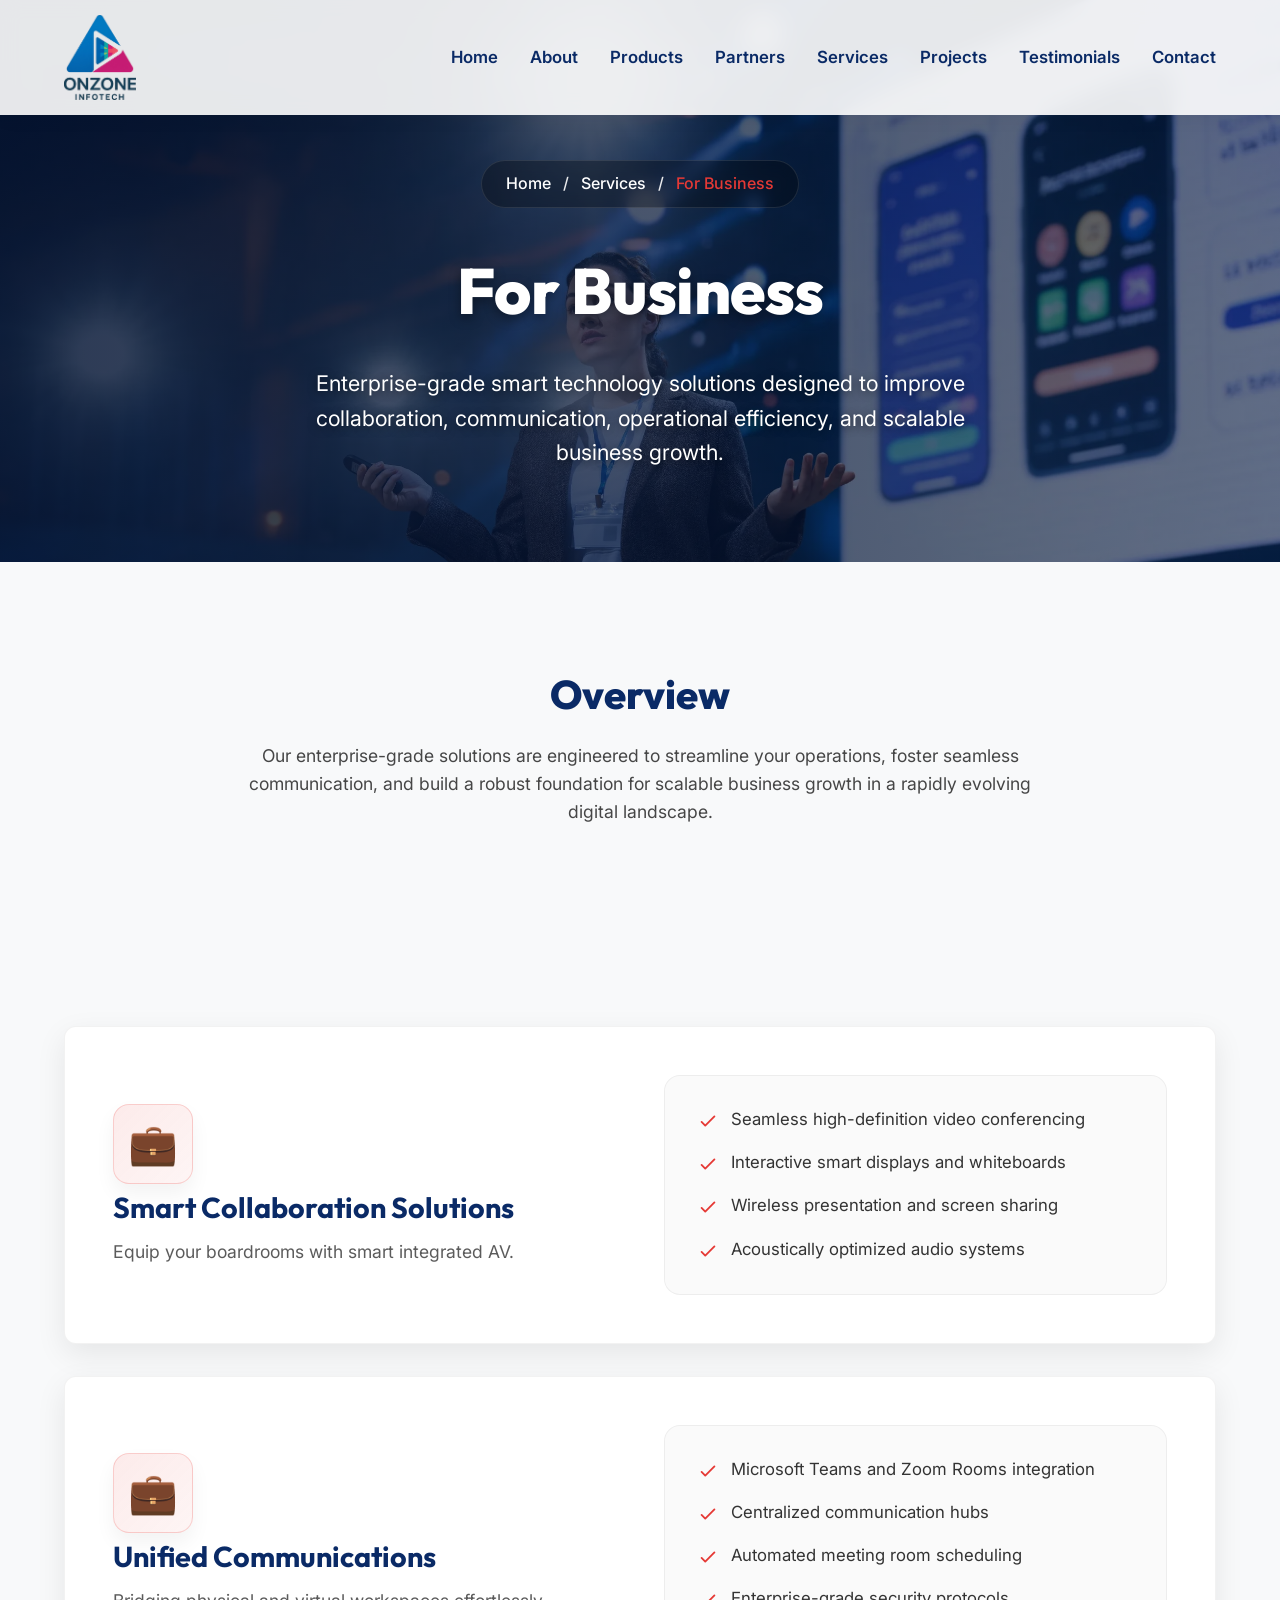
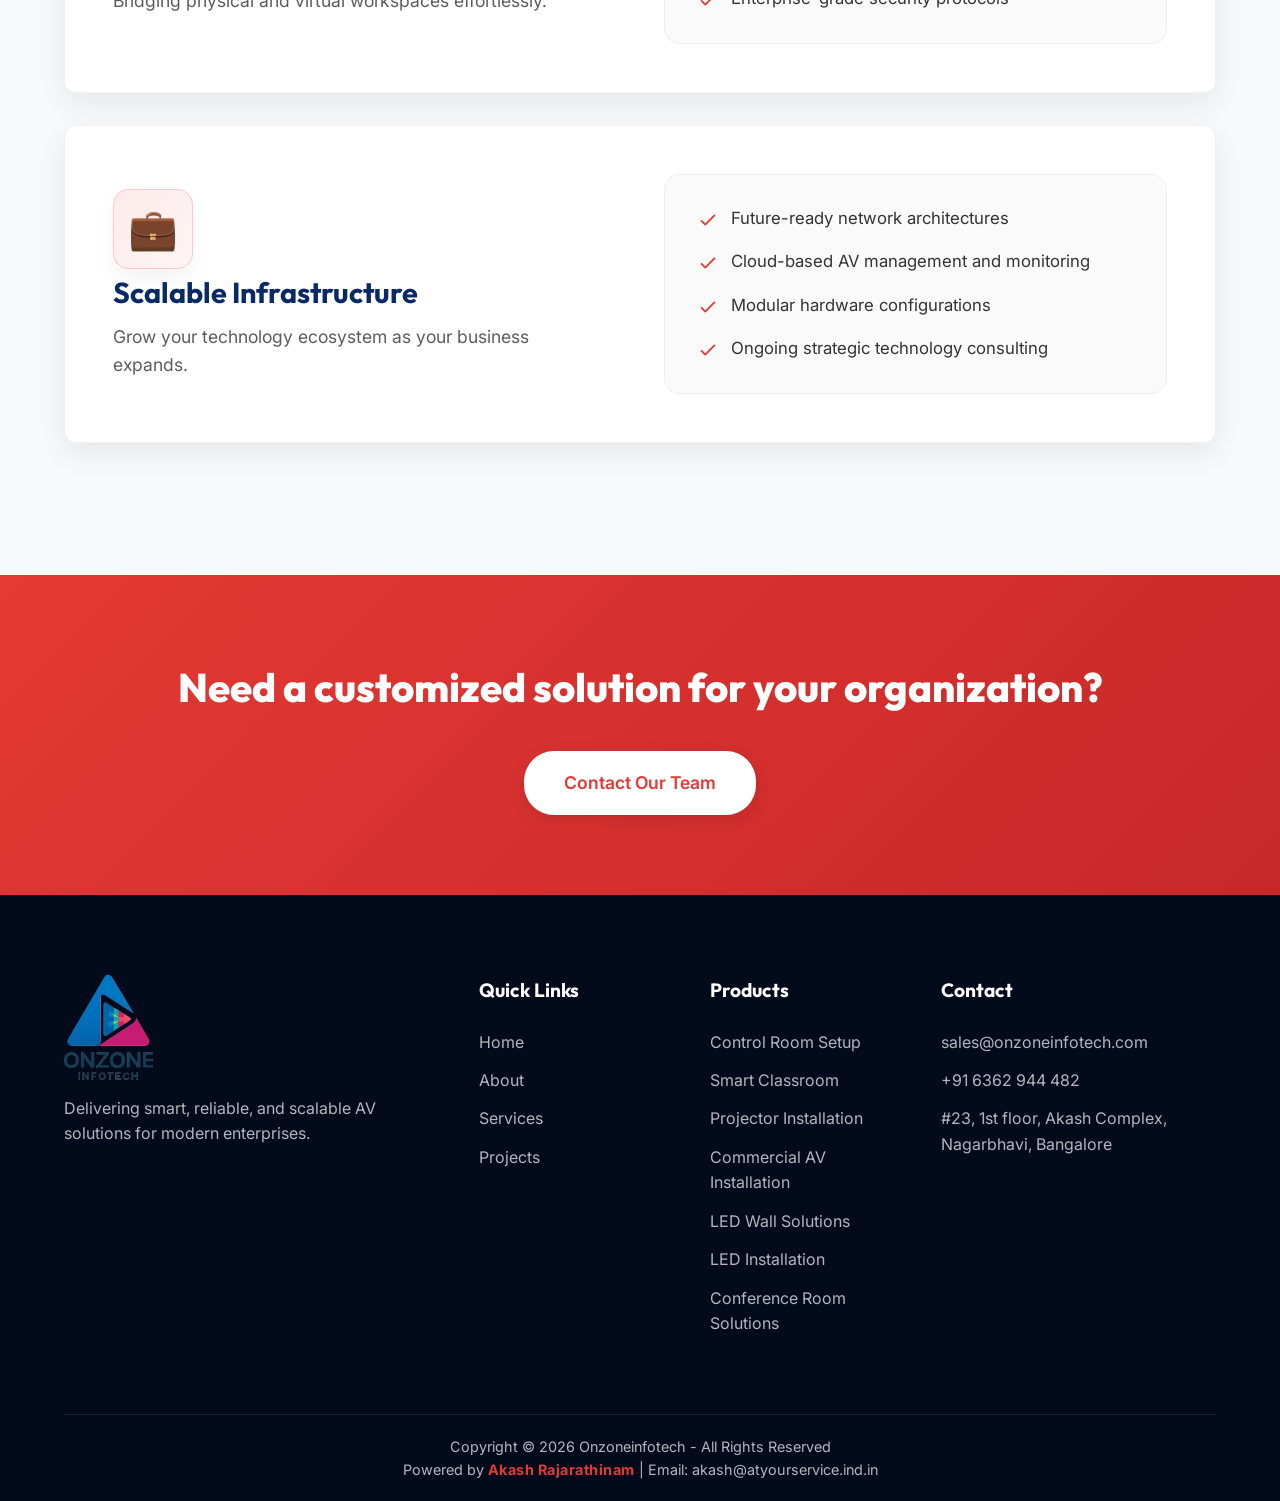
<file: for-business.html>
<!DOCTYPE html>
<html lang="en">
<head>
    <meta charset="UTF-8">
    <meta name="viewport" content="width=device-width, initial-scale=1.0">
    <title>For Business | Onzone Infotech</title>
    <link rel="preconnect" href="https://fonts.googleapis.com">
    <link rel="preconnect" href="https://fonts.gstatic.com" crossorigin>
    <link href="https://fonts.googleapis.com/css2?family=Inter:wght@300;400;500;600;700;800&family=Outfit:wght@400;500;600;700;800&display=swap" rel="stylesheet">
    <link rel="stylesheet" href="style.css?v=5">
</head>
<body>

    <!-- NAVBAR -->
    <header class="navbar" id="navbar">
        <div class="container nav-container">
            <a href="#" class="logo">
                <img src="images/logo_transparent.png" alt="Onzone Infotech Logo">
            </a>
            
            <nav class="nav-menu">
                <a href="index.html#home" class="nav-link">Home</a>
                <a href="index.html#about" class="nav-link">About</a>
                <a href="index.html#services" class="nav-link">Products</a>
                <a href="index.html#partners" class="nav-link">Partners</a>
                <a href="index.html#industries" class="nav-link">Services</a>
                <a href="index.html#projects" class="nav-link">Projects</a>
                <a href="index.html#testimonials" class="nav-link">Testimonials</a>
                <a href="index.html#contact" class="nav-link">Contact</a>
            </nav>
            
            
            
            <button class="mobile-toggle" aria-label="Toggle Menu">
                <span></span>
                <span></span>
                <span></span>
            </button>
        </div>
    </header>
    <div class="menu-overlay" id="menuOverlay"></div>

        <!-- HERO BANNER -->
    <section class="page-hero" style="background-image: url('images/Buisness.png'); background-attachment: fixed;">
        <div class="container page-hero-container fade-in-up">
            <div class="breadcrumb fade-in-up">
                <a href="index.html">Home</a> <span class="breadcrumb-sep">/</span> <a href="index.html#industries">Services</a> <span class="breadcrumb-sep">/</span> <span class="current">For Business</span>
            </div>
            <h1 class="page-hero-title fade-in-up delay-1">For Business</h1>
            <p class="page-hero-subtitle fade-in-up delay-2">Enterprise-grade smart technology solutions designed to improve collaboration, communication, operational efficiency, and scalable business growth.</p>
        </div>
    </section>

    <!-- OVERVIEW -->
    <section class="section-padding">
        <div class="container text-center">
            <h2 class="section-title fade-in-up">Overview</h2>
            <p class="section-subtitle fade-in-up delay-1" style="max-width: 800px; margin: 0 auto; color: var(--text-dark); opacity: 0.9;">Our enterprise-grade solutions are engineered to streamline your operations, foster seamless communication, and build a robust foundation for scalable business growth in a rapidly evolving digital landscape.</p>
        </div>
    </section>

    <!-- FEATURES -->
    <section class="section-padding bg-light">
        <div class="container">
            
                <div class="glass-card feature-showcase fade-in-up delay-1">
                    <div class="feature-header">
                        <div class="feature-icon-large">💼</div>
                        <h3>Smart Collaboration Solutions</h3>
                        <p class="highlight-intro">Equip your boardrooms with smart integrated AV.</p>
                    </div>
                    <div class="feature-bullets">
                        <ul>
                    <li>
                        <svg viewBox="0 0 24 24" fill="none"><path d="M5 13l4 4L19 7" stroke="currentColor" stroke-width="2" stroke-linecap="round" stroke-linejoin="round"/></svg>
                        Seamless high-definition video conferencing
                    </li>
                    <li>
                        <svg viewBox="0 0 24 24" fill="none"><path d="M5 13l4 4L19 7" stroke="currentColor" stroke-width="2" stroke-linecap="round" stroke-linejoin="round"/></svg>
                        Interactive smart displays and whiteboards
                    </li>
                    <li>
                        <svg viewBox="0 0 24 24" fill="none"><path d="M5 13l4 4L19 7" stroke="currentColor" stroke-width="2" stroke-linecap="round" stroke-linejoin="round"/></svg>
                        Wireless presentation and screen sharing
                    </li>
                    <li>
                        <svg viewBox="0 0 24 24" fill="none"><path d="M5 13l4 4L19 7" stroke="currentColor" stroke-width="2" stroke-linecap="round" stroke-linejoin="round"/></svg>
                        Acoustically optimized audio systems
                    </li>
                        </ul>
                    </div>
                </div>
                <div class="glass-card feature-showcase fade-in-up delay-2">
                    <div class="feature-header">
                        <div class="feature-icon-large">💼</div>
                        <h3>Unified Communications</h3>
                        <p class="highlight-intro">Bridging physical and virtual workspaces effortlessly.</p>
                    </div>
                    <div class="feature-bullets">
                        <ul>
                    <li>
                        <svg viewBox="0 0 24 24" fill="none"><path d="M5 13l4 4L19 7" stroke="currentColor" stroke-width="2" stroke-linecap="round" stroke-linejoin="round"/></svg>
                        Microsoft Teams and Zoom Rooms integration
                    </li>
                    <li>
                        <svg viewBox="0 0 24 24" fill="none"><path d="M5 13l4 4L19 7" stroke="currentColor" stroke-width="2" stroke-linecap="round" stroke-linejoin="round"/></svg>
                        Centralized communication hubs
                    </li>
                    <li>
                        <svg viewBox="0 0 24 24" fill="none"><path d="M5 13l4 4L19 7" stroke="currentColor" stroke-width="2" stroke-linecap="round" stroke-linejoin="round"/></svg>
                        Automated meeting room scheduling
                    </li>
                    <li>
                        <svg viewBox="0 0 24 24" fill="none"><path d="M5 13l4 4L19 7" stroke="currentColor" stroke-width="2" stroke-linecap="round" stroke-linejoin="round"/></svg>
                        Enterprise-grade security protocols
                    </li>
                        </ul>
                    </div>
                </div>
                <div class="glass-card feature-showcase fade-in-up delay-3">
                    <div class="feature-header">
                        <div class="feature-icon-large">💼</div>
                        <h3>Scalable Infrastructure</h3>
                        <p class="highlight-intro">Grow your technology ecosystem as your business expands.</p>
                    </div>
                    <div class="feature-bullets">
                        <ul>
                    <li>
                        <svg viewBox="0 0 24 24" fill="none"><path d="M5 13l4 4L19 7" stroke="currentColor" stroke-width="2" stroke-linecap="round" stroke-linejoin="round"/></svg>
                        Future-ready network architectures
                    </li>
                    <li>
                        <svg viewBox="0 0 24 24" fill="none"><path d="M5 13l4 4L19 7" stroke="currentColor" stroke-width="2" stroke-linecap="round" stroke-linejoin="round"/></svg>
                        Cloud-based AV management and monitoring
                    </li>
                    <li>
                        <svg viewBox="0 0 24 24" fill="none"><path d="M5 13l4 4L19 7" stroke="currentColor" stroke-width="2" stroke-linecap="round" stroke-linejoin="round"/></svg>
                        Modular hardware configurations
                    </li>
                    <li>
                        <svg viewBox="0 0 24 24" fill="none"><path d="M5 13l4 4L19 7" stroke="currentColor" stroke-width="2" stroke-linecap="round" stroke-linejoin="round"/></svg>
                        Ongoing strategic technology consulting
                    </li>
                        </ul>
                    </div>
                </div>
        </div>
    </section>

    <!-- CTA -->
    <section class="cta-section text-center section-padding">
        <div class="container">
            <h2 class="cta-headline fade-in-up">Need a customized solution for your organization?</h2>
            <div class="fade-in-up delay-1 mt-4">
                <a href="index.html#contact" class="btn btn-light btn-large">Contact Our Team</a>
            </div>
        </div>
    </section>

    <!-- FOOTER -->
    <footer class="footer">
        <div class="container">
            <div class="footer-grid">
                <div class="footer-col">
                    <img src="images/logo_transparent.png" alt="Onzone Infotech" class="footer-logo">
                    <p class="mt-3">Delivering smart, reliable, and scalable AV solutions for modern enterprises.</p>
                </div>
                
                <div class="footer-col">
                    <h3>Quick Links</h3>
                    <ul class="footer-links">
                        <li><a href="index.html#home">Home</a></li>
                        <li><a href="index.html#about">About</a></li>
                        <li><a href="index.html#services">Services</a></li>
                        <li><a href="index.html#projects">Projects</a></li>
                    </ul>
                </div>
                
                <div class="footer-col">
                    <h3>Products</h3>
                    <ul class="footer-links">
                        <li><a href="service-control-room.html">Control Room Setup</a></li>
                        <li><a href="service-smart-classroom.html">Smart Classroom</a></li>
                        <li><a href="service-projector.html">Projector Installation</a></li>
                        <li><a href="service-commercial-av.html">Commercial AV Installation</a></li>
                        <li><a href="service-led-wall.html">LED Wall Solutions</a></li>
                        <li><a href="service-led-installation.html">LED Installation</a></li>
                        <li><a href="service-conference-room.html">Conference Room Solutions</a></li>
                    </ul>
                </div>
                
                <div class="footer-col">
                    <h3>Contact</h3>
                    <ul class="footer-links">
                        <li><a href="mailto:sales@onzoneinfotech.com">sales@onzoneinfotech.com</a></li>
                        <li><a href="tel:+916362944482">+91 6362 944 482</a></li>
                        <li class="mt-2">#23, 1st floor, Akash Complex, Nagarbhavi, Bangalore</li>
                    </ul>
                </div>
            </div>
            
            <div class="footer-bottom">
                <p>Copyright &copy; 2026 Onzoneinfotech - All Rights Reserved</p>
                <p>Powered by <span style="color: var(--bright-red); font-weight: 700; letter-spacing: 0.5px;">Akash Rajarathinam</span> | Email: <a href="mailto:akash@atyourservice.ind.in">akash@atyourservice.ind.in</a></p>
            </div>
        </div>
    </footer>

    <script src="script.js?v=5"></script>
</body>
</html>
</file>
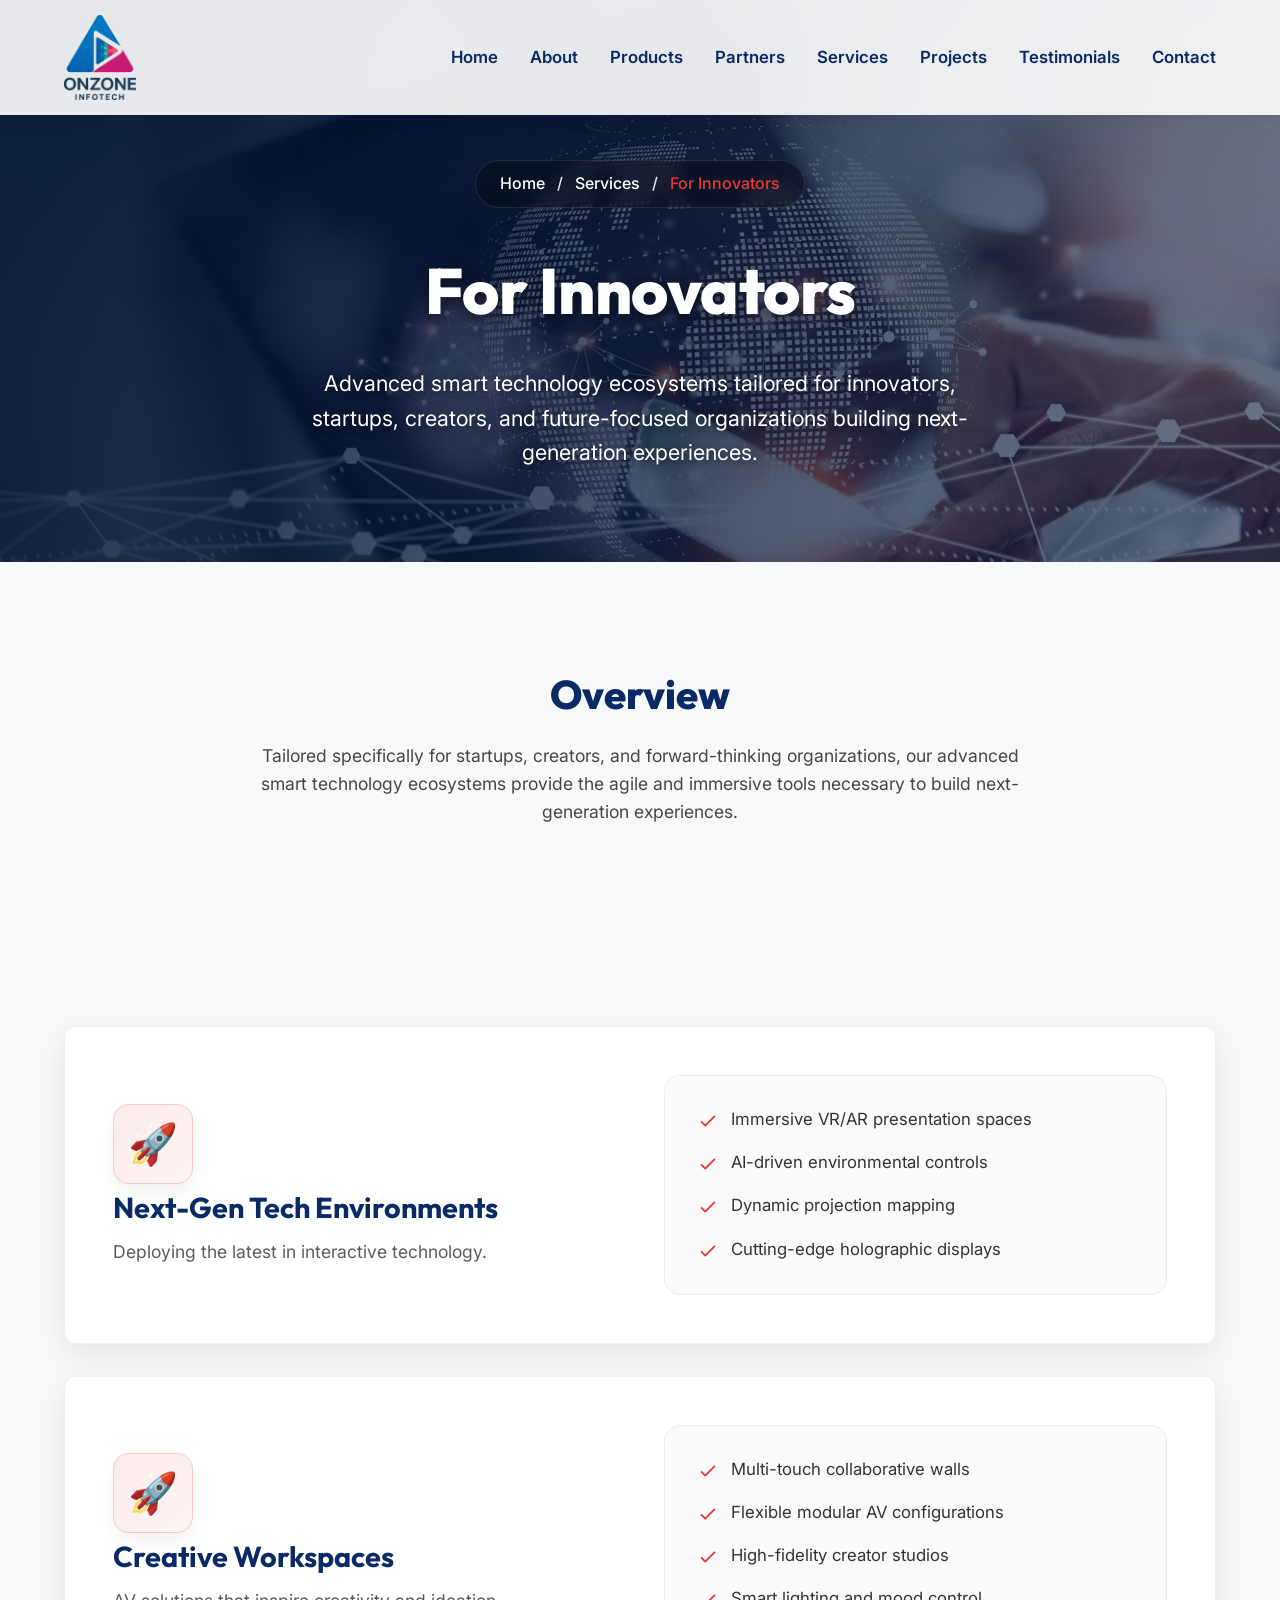
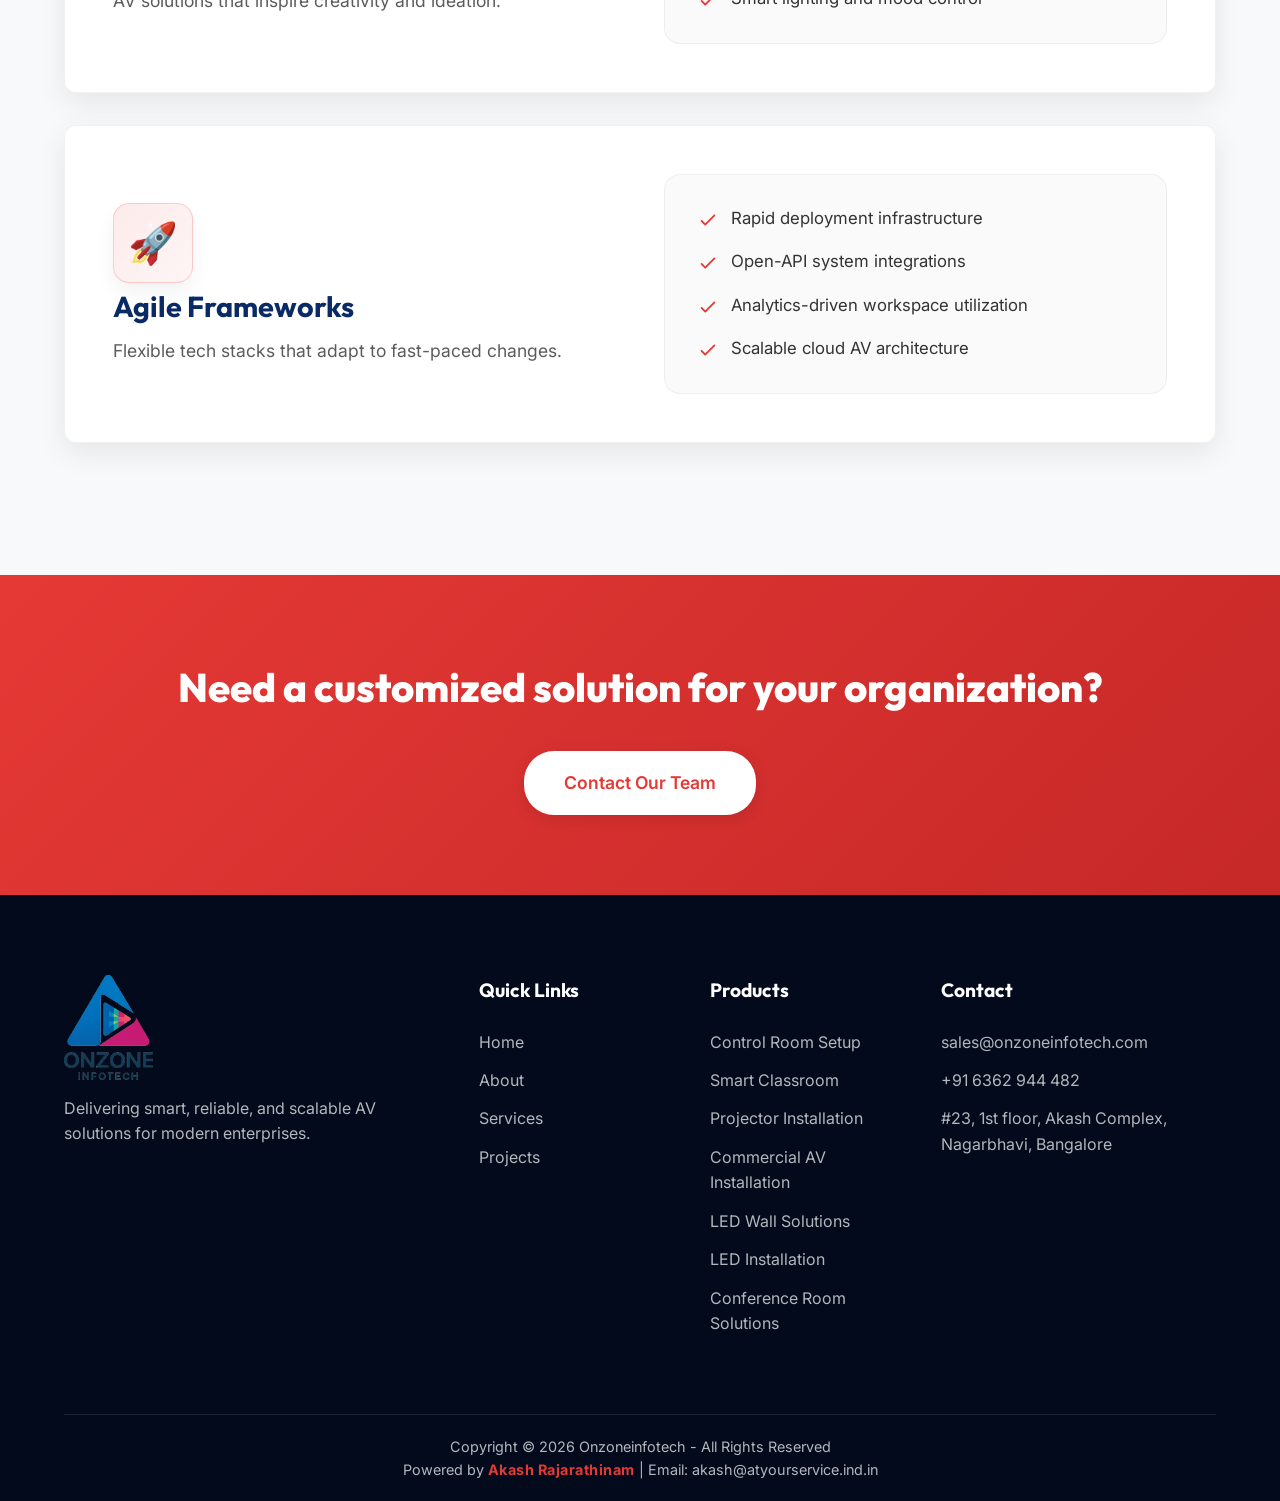
<file: innovators.html>
<!DOCTYPE html>
<html lang="en">
<head>
    <meta charset="UTF-8">
    <meta name="viewport" content="width=device-width, initial-scale=1.0">
    <title>For Innovators | Onzone Infotech</title>
    <link rel="preconnect" href="https://fonts.googleapis.com">
    <link rel="preconnect" href="https://fonts.gstatic.com" crossorigin>
    <link href="https://fonts.googleapis.com/css2?family=Inter:wght@300;400;500;600;700;800&family=Outfit:wght@400;500;600;700;800&display=swap" rel="stylesheet">
    <link rel="stylesheet" href="style.css?v=5">
</head>
<body>

    <!-- NAVBAR -->
    <header class="navbar" id="navbar">
        <div class="container nav-container">
            <a href="#" class="logo">
                <img src="images/logo_transparent.png" alt="Onzone Infotech Logo">
            </a>
            
            <nav class="nav-menu">
                <a href="index.html#home" class="nav-link">Home</a>
                <a href="index.html#about" class="nav-link">About</a>
                <a href="index.html#services" class="nav-link">Products</a>
                <a href="index.html#partners" class="nav-link">Partners</a>
                <a href="index.html#industries" class="nav-link">Services</a>
                <a href="index.html#projects" class="nav-link">Projects</a>
                <a href="index.html#testimonials" class="nav-link">Testimonials</a>
                <a href="index.html#contact" class="nav-link">Contact</a>
            </nav>
            
            
            
            <button class="mobile-toggle" aria-label="Toggle Menu">
                <span></span>
                <span></span>
                <span></span>
            </button>
        </div>
    </header>
    <div class="menu-overlay" id="menuOverlay"></div>

        <!-- HERO BANNER -->
    <section class="page-hero" style="background-image: url('images/innovators.png'); background-attachment: fixed;">
        <div class="container page-hero-container fade-in-up">
            <div class="breadcrumb fade-in-up">
                <a href="index.html">Home</a> <span class="breadcrumb-sep">/</span> <a href="index.html#industries">Services</a> <span class="breadcrumb-sep">/</span> <span class="current">For Innovators</span>
            </div>
            <h1 class="page-hero-title fade-in-up delay-1">For Innovators</h1>
            <p class="page-hero-subtitle fade-in-up delay-2">Advanced smart technology ecosystems tailored for innovators, startups, creators, and future-focused organizations building next-generation experiences.</p>
        </div>
    </section>

    <!-- OVERVIEW -->
    <section class="section-padding">
        <div class="container text-center">
            <h2 class="section-title fade-in-up">Overview</h2>
            <p class="section-subtitle fade-in-up delay-1" style="max-width: 800px; margin: 0 auto; color: var(--text-dark); opacity: 0.9;">Tailored specifically for startups, creators, and forward-thinking organizations, our advanced smart technology ecosystems provide the agile and immersive tools necessary to build next-generation experiences.</p>
        </div>
    </section>

    <!-- FEATURES -->
    <section class="section-padding bg-light">
        <div class="container">
            
                <div class="glass-card feature-showcase fade-in-up delay-1">
                    <div class="feature-header">
                        <div class="feature-icon-large">🚀</div>
                        <h3>Next-Gen Tech Environments</h3>
                        <p class="highlight-intro">Deploying the latest in interactive technology.</p>
                    </div>
                    <div class="feature-bullets">
                        <ul>
                    <li>
                        <svg viewBox="0 0 24 24" fill="none"><path d="M5 13l4 4L19 7" stroke="currentColor" stroke-width="2" stroke-linecap="round" stroke-linejoin="round"/></svg>
                        Immersive VR/AR presentation spaces
                    </li>
                    <li>
                        <svg viewBox="0 0 24 24" fill="none"><path d="M5 13l4 4L19 7" stroke="currentColor" stroke-width="2" stroke-linecap="round" stroke-linejoin="round"/></svg>
                        AI-driven environmental controls
                    </li>
                    <li>
                        <svg viewBox="0 0 24 24" fill="none"><path d="M5 13l4 4L19 7" stroke="currentColor" stroke-width="2" stroke-linecap="round" stroke-linejoin="round"/></svg>
                        Dynamic projection mapping
                    </li>
                    <li>
                        <svg viewBox="0 0 24 24" fill="none"><path d="M5 13l4 4L19 7" stroke="currentColor" stroke-width="2" stroke-linecap="round" stroke-linejoin="round"/></svg>
                        Cutting-edge holographic displays
                    </li>
                        </ul>
                    </div>
                </div>
                <div class="glass-card feature-showcase fade-in-up delay-2">
                    <div class="feature-header">
                        <div class="feature-icon-large">🚀</div>
                        <h3>Creative Workspaces</h3>
                        <p class="highlight-intro">AV solutions that inspire creativity and ideation.</p>
                    </div>
                    <div class="feature-bullets">
                        <ul>
                    <li>
                        <svg viewBox="0 0 24 24" fill="none"><path d="M5 13l4 4L19 7" stroke="currentColor" stroke-width="2" stroke-linecap="round" stroke-linejoin="round"/></svg>
                        Multi-touch collaborative walls
                    </li>
                    <li>
                        <svg viewBox="0 0 24 24" fill="none"><path d="M5 13l4 4L19 7" stroke="currentColor" stroke-width="2" stroke-linecap="round" stroke-linejoin="round"/></svg>
                        Flexible modular AV configurations
                    </li>
                    <li>
                        <svg viewBox="0 0 24 24" fill="none"><path d="M5 13l4 4L19 7" stroke="currentColor" stroke-width="2" stroke-linecap="round" stroke-linejoin="round"/></svg>
                        High-fidelity creator studios
                    </li>
                    <li>
                        <svg viewBox="0 0 24 24" fill="none"><path d="M5 13l4 4L19 7" stroke="currentColor" stroke-width="2" stroke-linecap="round" stroke-linejoin="round"/></svg>
                        Smart lighting and mood control
                    </li>
                        </ul>
                    </div>
                </div>
                <div class="glass-card feature-showcase fade-in-up delay-3">
                    <div class="feature-header">
                        <div class="feature-icon-large">🚀</div>
                        <h3>Agile Frameworks</h3>
                        <p class="highlight-intro">Flexible tech stacks that adapt to fast-paced changes.</p>
                    </div>
                    <div class="feature-bullets">
                        <ul>
                    <li>
                        <svg viewBox="0 0 24 24" fill="none"><path d="M5 13l4 4L19 7" stroke="currentColor" stroke-width="2" stroke-linecap="round" stroke-linejoin="round"/></svg>
                        Rapid deployment infrastructure
                    </li>
                    <li>
                        <svg viewBox="0 0 24 24" fill="none"><path d="M5 13l4 4L19 7" stroke="currentColor" stroke-width="2" stroke-linecap="round" stroke-linejoin="round"/></svg>
                        Open-API system integrations
                    </li>
                    <li>
                        <svg viewBox="0 0 24 24" fill="none"><path d="M5 13l4 4L19 7" stroke="currentColor" stroke-width="2" stroke-linecap="round" stroke-linejoin="round"/></svg>
                        Analytics-driven workspace utilization
                    </li>
                    <li>
                        <svg viewBox="0 0 24 24" fill="none"><path d="M5 13l4 4L19 7" stroke="currentColor" stroke-width="2" stroke-linecap="round" stroke-linejoin="round"/></svg>
                        Scalable cloud AV architecture
                    </li>
                        </ul>
                    </div>
                </div>
        </div>
    </section>

    <!-- CTA -->
    <section class="cta-section text-center section-padding">
        <div class="container">
            <h2 class="cta-headline fade-in-up">Need a customized solution for your organization?</h2>
            <div class="fade-in-up delay-1 mt-4">
                <a href="index.html#contact" class="btn btn-light btn-large">Contact Our Team</a>
            </div>
        </div>
    </section>

    <!-- FOOTER -->
    <footer class="footer">
        <div class="container">
            <div class="footer-grid">
                <div class="footer-col">
                    <img src="images/logo_transparent.png" alt="Onzone Infotech" class="footer-logo">
                    <p class="mt-3">Delivering smart, reliable, and scalable AV solutions for modern enterprises.</p>
                </div>
                
                <div class="footer-col">
                    <h3>Quick Links</h3>
                    <ul class="footer-links">
                        <li><a href="index.html#home">Home</a></li>
                        <li><a href="index.html#about">About</a></li>
                        <li><a href="index.html#services">Services</a></li>
                        <li><a href="index.html#projects">Projects</a></li>
                    </ul>
                </div>
                
                <div class="footer-col">
                    <h3>Products</h3>
                    <ul class="footer-links">
                        <li><a href="service-control-room.html">Control Room Setup</a></li>
                        <li><a href="service-smart-classroom.html">Smart Classroom</a></li>
                        <li><a href="service-projector.html">Projector Installation</a></li>
                        <li><a href="service-commercial-av.html">Commercial AV Installation</a></li>
                        <li><a href="service-led-wall.html">LED Wall Solutions</a></li>
                        <li><a href="service-led-installation.html">LED Installation</a></li>
                        <li><a href="service-conference-room.html">Conference Room Solutions</a></li>
                    </ul>
                </div>
                
                <div class="footer-col">
                    <h3>Contact</h3>
                    <ul class="footer-links">
                        <li><a href="mailto:sales@onzoneinfotech.com">sales@onzoneinfotech.com</a></li>
                        <li><a href="tel:+916362944482">+91 6362 944 482</a></li>
                        <li class="mt-2">#23, 1st floor, Akash Complex, Nagarbhavi, Bangalore</li>
                    </ul>
                </div>
            </div>
            
            <div class="footer-bottom">
                <p>Copyright &copy; 2026 Onzoneinfotech - All Rights Reserved</p>
                <p>Powered by <span style="color: var(--bright-red); font-weight: 700; letter-spacing: 0.5px;">Akash Rajarathinam</span> | Email: <a href="mailto:akash@atyourservice.ind.in">akash@atyourservice.ind.in</a></p>
            </div>
        </div>
    </footer>

    <script src="script.js?v=5"></script>
</body>
</html>
</file>
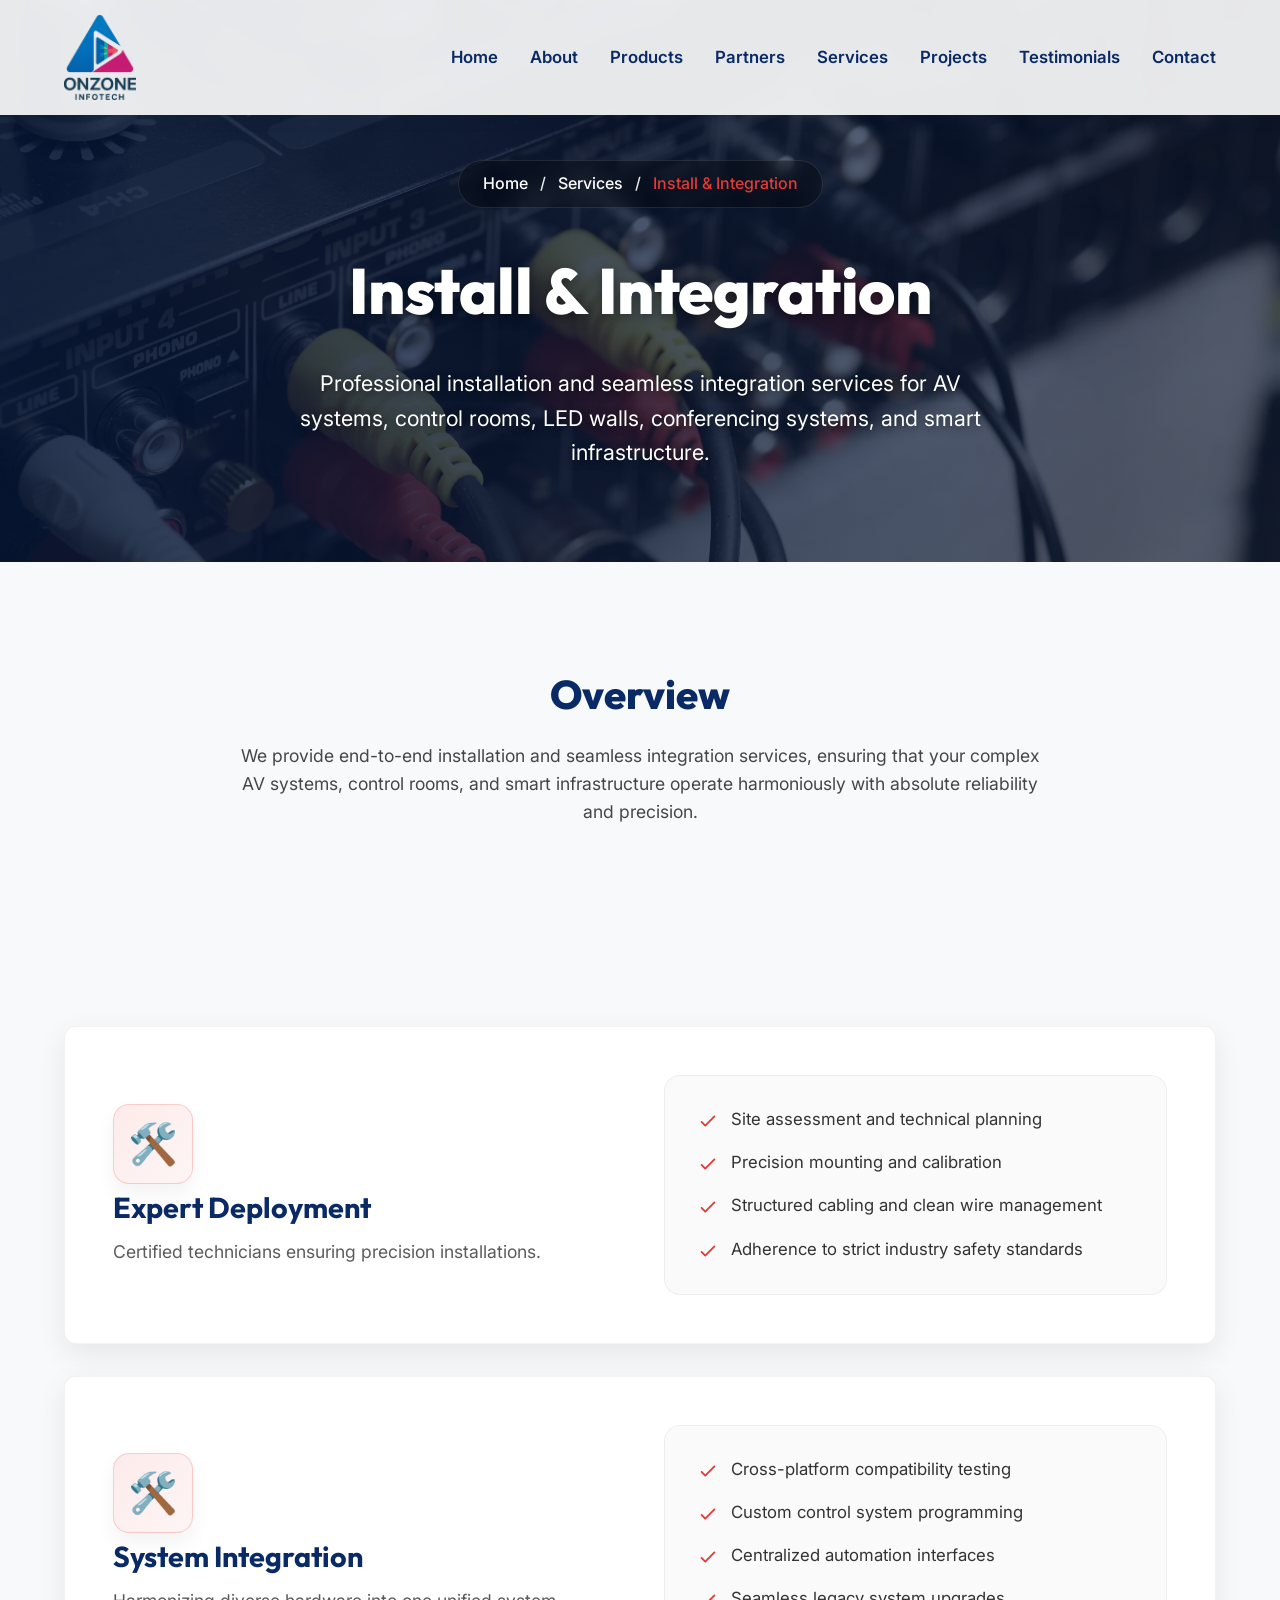
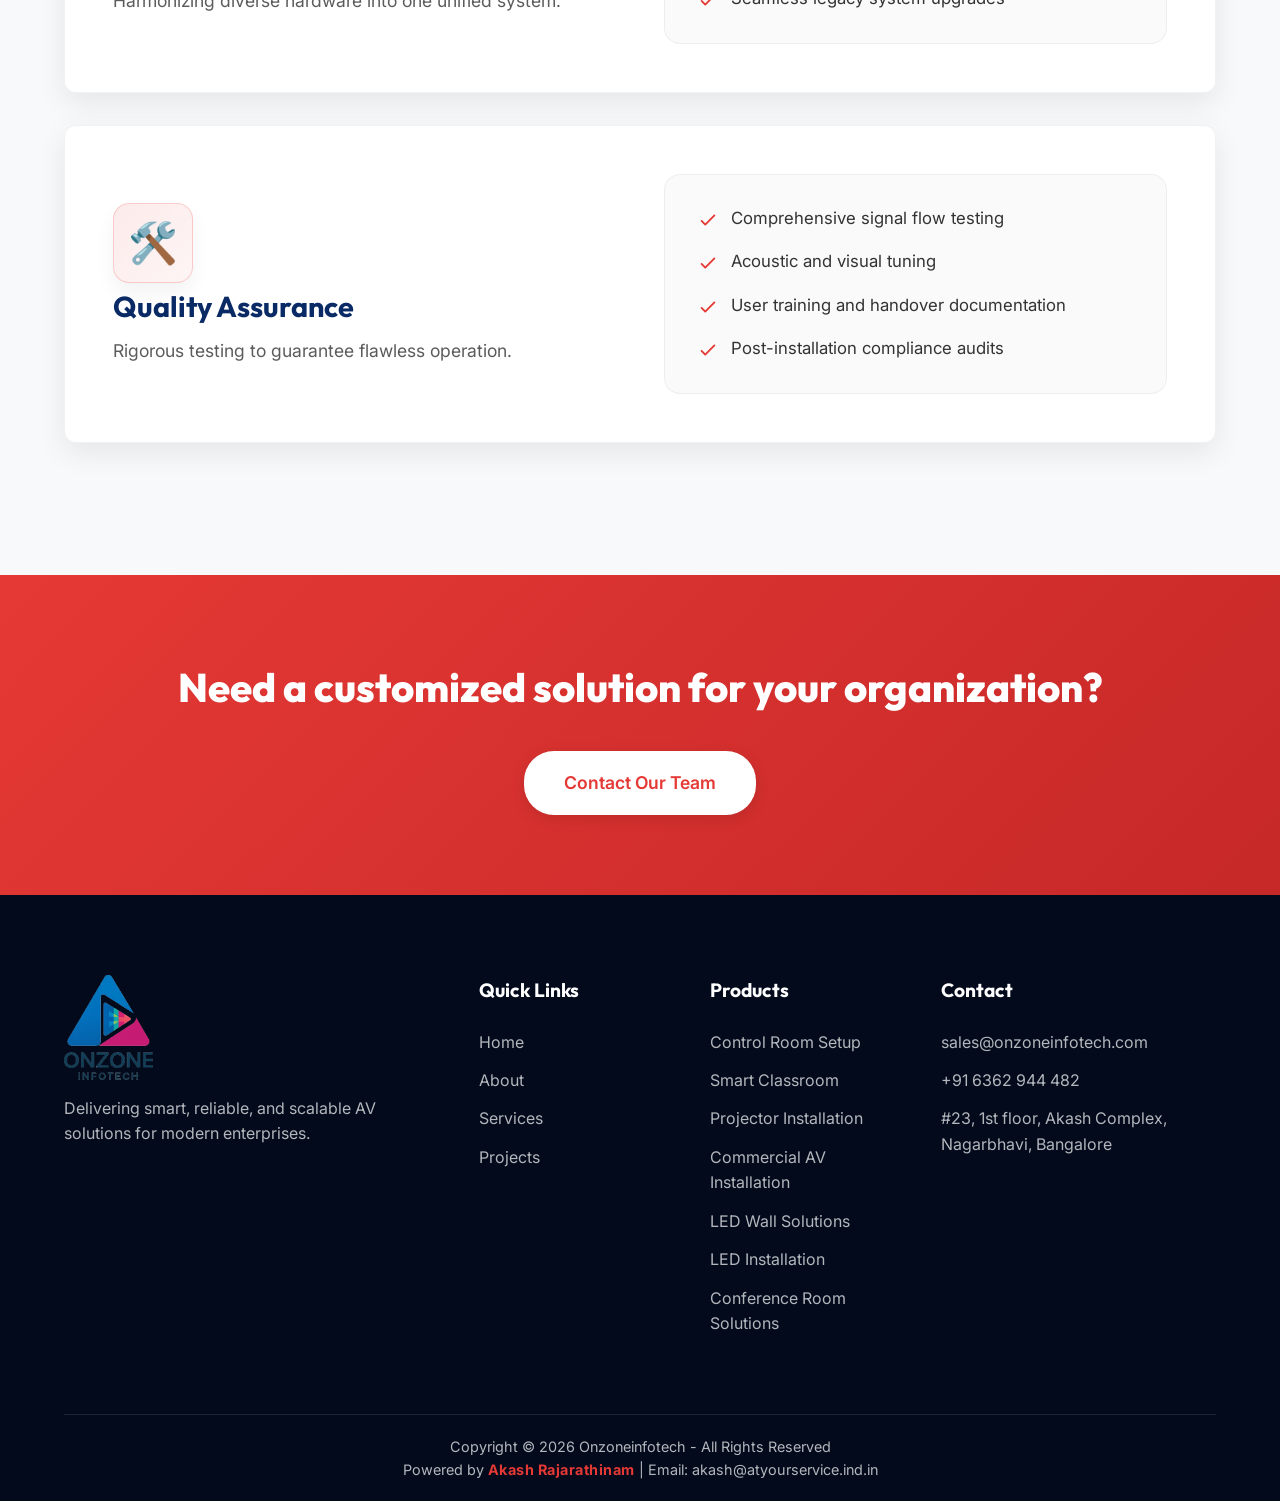
<file: install-integration.html>
<!DOCTYPE html>
<html lang="en">
<head>
    <meta charset="UTF-8">
    <meta name="viewport" content="width=device-width, initial-scale=1.0">
    <title>Install & Integration | Onzone Infotech</title>
    <link rel="preconnect" href="https://fonts.googleapis.com">
    <link rel="preconnect" href="https://fonts.gstatic.com" crossorigin>
    <link href="https://fonts.googleapis.com/css2?family=Inter:wght@300;400;500;600;700;800&family=Outfit:wght@400;500;600;700;800&display=swap" rel="stylesheet">
    <link rel="stylesheet" href="style.css?v=5">
</head>
<body>

    <!-- NAVBAR -->
    <header class="navbar" id="navbar">
        <div class="container nav-container">
            <a href="#" class="logo">
                <img src="images/logo_transparent.png" alt="Onzone Infotech Logo">
            </a>
            
            <nav class="nav-menu">
                <a href="index.html#home" class="nav-link">Home</a>
                <a href="index.html#about" class="nav-link">About</a>
                <a href="index.html#services" class="nav-link">Products</a>
                <a href="index.html#partners" class="nav-link">Partners</a>
                <a href="index.html#industries" class="nav-link">Services</a>
                <a href="index.html#projects" class="nav-link">Projects</a>
                <a href="index.html#testimonials" class="nav-link">Testimonials</a>
                <a href="index.html#contact" class="nav-link">Contact</a>
            </nav>
            
            
            
            <button class="mobile-toggle" aria-label="Toggle Menu">
                <span></span>
                <span></span>
                <span></span>
            </button>
        </div>
    </header>
    <div class="menu-overlay" id="menuOverlay"></div>

        <!-- HERO BANNER -->
    <section class="page-hero" style="background-image: url('images/install.png'); background-attachment: fixed;">
        <div class="container page-hero-container fade-in-up">
            <div class="breadcrumb fade-in-up">
                <a href="index.html">Home</a> <span class="breadcrumb-sep">/</span> <a href="index.html#industries">Services</a> <span class="breadcrumb-sep">/</span> <span class="current">Install & Integration</span>
            </div>
            <h1 class="page-hero-title fade-in-up delay-1">Install & Integration</h1>
            <p class="page-hero-subtitle fade-in-up delay-2">Professional installation and seamless integration services for AV systems, control rooms, LED walls, conferencing systems, and smart infrastructure.</p>
        </div>
    </section>

    <!-- OVERVIEW -->
    <section class="section-padding">
        <div class="container text-center">
            <h2 class="section-title fade-in-up">Overview</h2>
            <p class="section-subtitle fade-in-up delay-1" style="max-width: 800px; margin: 0 auto; color: var(--text-dark); opacity: 0.9;">We provide end-to-end installation and seamless integration services, ensuring that your complex AV systems, control rooms, and smart infrastructure operate harmoniously with absolute reliability and precision.</p>
        </div>
    </section>

    <!-- FEATURES -->
    <section class="section-padding bg-light">
        <div class="container">
            
                <div class="glass-card feature-showcase fade-in-up delay-1">
                    <div class="feature-header">
                        <div class="feature-icon-large">🛠️</div>
                        <h3>Expert Deployment</h3>
                        <p class="highlight-intro">Certified technicians ensuring precision installations.</p>
                    </div>
                    <div class="feature-bullets">
                        <ul>
                    <li>
                        <svg viewBox="0 0 24 24" fill="none"><path d="M5 13l4 4L19 7" stroke="currentColor" stroke-width="2" stroke-linecap="round" stroke-linejoin="round"/></svg>
                        Site assessment and technical planning
                    </li>
                    <li>
                        <svg viewBox="0 0 24 24" fill="none"><path d="M5 13l4 4L19 7" stroke="currentColor" stroke-width="2" stroke-linecap="round" stroke-linejoin="round"/></svg>
                        Precision mounting and calibration
                    </li>
                    <li>
                        <svg viewBox="0 0 24 24" fill="none"><path d="M5 13l4 4L19 7" stroke="currentColor" stroke-width="2" stroke-linecap="round" stroke-linejoin="round"/></svg>
                        Structured cabling and clean wire management
                    </li>
                    <li>
                        <svg viewBox="0 0 24 24" fill="none"><path d="M5 13l4 4L19 7" stroke="currentColor" stroke-width="2" stroke-linecap="round" stroke-linejoin="round"/></svg>
                        Adherence to strict industry safety standards
                    </li>
                        </ul>
                    </div>
                </div>
                <div class="glass-card feature-showcase fade-in-up delay-2">
                    <div class="feature-header">
                        <div class="feature-icon-large">🛠️</div>
                        <h3>System Integration</h3>
                        <p class="highlight-intro">Harmonizing diverse hardware into one unified system.</p>
                    </div>
                    <div class="feature-bullets">
                        <ul>
                    <li>
                        <svg viewBox="0 0 24 24" fill="none"><path d="M5 13l4 4L19 7" stroke="currentColor" stroke-width="2" stroke-linecap="round" stroke-linejoin="round"/></svg>
                        Cross-platform compatibility testing
                    </li>
                    <li>
                        <svg viewBox="0 0 24 24" fill="none"><path d="M5 13l4 4L19 7" stroke="currentColor" stroke-width="2" stroke-linecap="round" stroke-linejoin="round"/></svg>
                        Custom control system programming
                    </li>
                    <li>
                        <svg viewBox="0 0 24 24" fill="none"><path d="M5 13l4 4L19 7" stroke="currentColor" stroke-width="2" stroke-linecap="round" stroke-linejoin="round"/></svg>
                        Centralized automation interfaces
                    </li>
                    <li>
                        <svg viewBox="0 0 24 24" fill="none"><path d="M5 13l4 4L19 7" stroke="currentColor" stroke-width="2" stroke-linecap="round" stroke-linejoin="round"/></svg>
                        Seamless legacy system upgrades
                    </li>
                        </ul>
                    </div>
                </div>
                <div class="glass-card feature-showcase fade-in-up delay-3">
                    <div class="feature-header">
                        <div class="feature-icon-large">🛠️</div>
                        <h3>Quality Assurance</h3>
                        <p class="highlight-intro">Rigorous testing to guarantee flawless operation.</p>
                    </div>
                    <div class="feature-bullets">
                        <ul>
                    <li>
                        <svg viewBox="0 0 24 24" fill="none"><path d="M5 13l4 4L19 7" stroke="currentColor" stroke-width="2" stroke-linecap="round" stroke-linejoin="round"/></svg>
                        Comprehensive signal flow testing
                    </li>
                    <li>
                        <svg viewBox="0 0 24 24" fill="none"><path d="M5 13l4 4L19 7" stroke="currentColor" stroke-width="2" stroke-linecap="round" stroke-linejoin="round"/></svg>
                        Acoustic and visual tuning
                    </li>
                    <li>
                        <svg viewBox="0 0 24 24" fill="none"><path d="M5 13l4 4L19 7" stroke="currentColor" stroke-width="2" stroke-linecap="round" stroke-linejoin="round"/></svg>
                        User training and handover documentation
                    </li>
                    <li>
                        <svg viewBox="0 0 24 24" fill="none"><path d="M5 13l4 4L19 7" stroke="currentColor" stroke-width="2" stroke-linecap="round" stroke-linejoin="round"/></svg>
                        Post-installation compliance audits
                    </li>
                        </ul>
                    </div>
                </div>
        </div>
    </section>

    <!-- CTA -->
    <section class="cta-section text-center section-padding">
        <div class="container">
            <h2 class="cta-headline fade-in-up">Need a customized solution for your organization?</h2>
            <div class="fade-in-up delay-1 mt-4">
                <a href="index.html#contact" class="btn btn-light btn-large">Contact Our Team</a>
            </div>
        </div>
    </section>

    <!-- FOOTER -->
    <footer class="footer">
        <div class="container">
            <div class="footer-grid">
                <div class="footer-col">
                    <img src="images/logo_transparent.png" alt="Onzone Infotech" class="footer-logo">
                    <p class="mt-3">Delivering smart, reliable, and scalable AV solutions for modern enterprises.</p>
                </div>
                
                <div class="footer-col">
                    <h3>Quick Links</h3>
                    <ul class="footer-links">
                        <li><a href="index.html#home">Home</a></li>
                        <li><a href="index.html#about">About</a></li>
                        <li><a href="index.html#services">Services</a></li>
                        <li><a href="index.html#projects">Projects</a></li>
                    </ul>
                </div>
                
                <div class="footer-col">
                    <h3>Products</h3>
                    <ul class="footer-links">
                        <li><a href="service-control-room.html">Control Room Setup</a></li>
                        <li><a href="service-smart-classroom.html">Smart Classroom</a></li>
                        <li><a href="service-projector.html">Projector Installation</a></li>
                        <li><a href="service-commercial-av.html">Commercial AV Installation</a></li>
                        <li><a href="service-led-wall.html">LED Wall Solutions</a></li>
                        <li><a href="service-led-installation.html">LED Installation</a></li>
                        <li><a href="service-conference-room.html">Conference Room Solutions</a></li>
                    </ul>
                </div>
                
                <div class="footer-col">
                    <h3>Contact</h3>
                    <ul class="footer-links">
                        <li><a href="mailto:sales@onzoneinfotech.com">sales@onzoneinfotech.com</a></li>
                        <li><a href="tel:+916362944482">+91 6362 944 482</a></li>
                        <li class="mt-2">#23, 1st floor, Akash Complex, Nagarbhavi, Bangalore</li>
                    </ul>
                </div>
            </div>
            
            <div class="footer-bottom">
                <p>Copyright &copy; 2026 Onzoneinfotech - All Rights Reserved</p>
                <p>Powered by <span style="color: var(--bright-red); font-weight: 700; letter-spacing: 0.5px;">Akash Rajarathinam</span> | Email: <a href="mailto:akash@atyourservice.ind.in">akash@atyourservice.ind.in</a></p>
            </div>
        </div>
    </footer>

    <script src="script.js?v=5"></script>
</body>
</html>
</file>
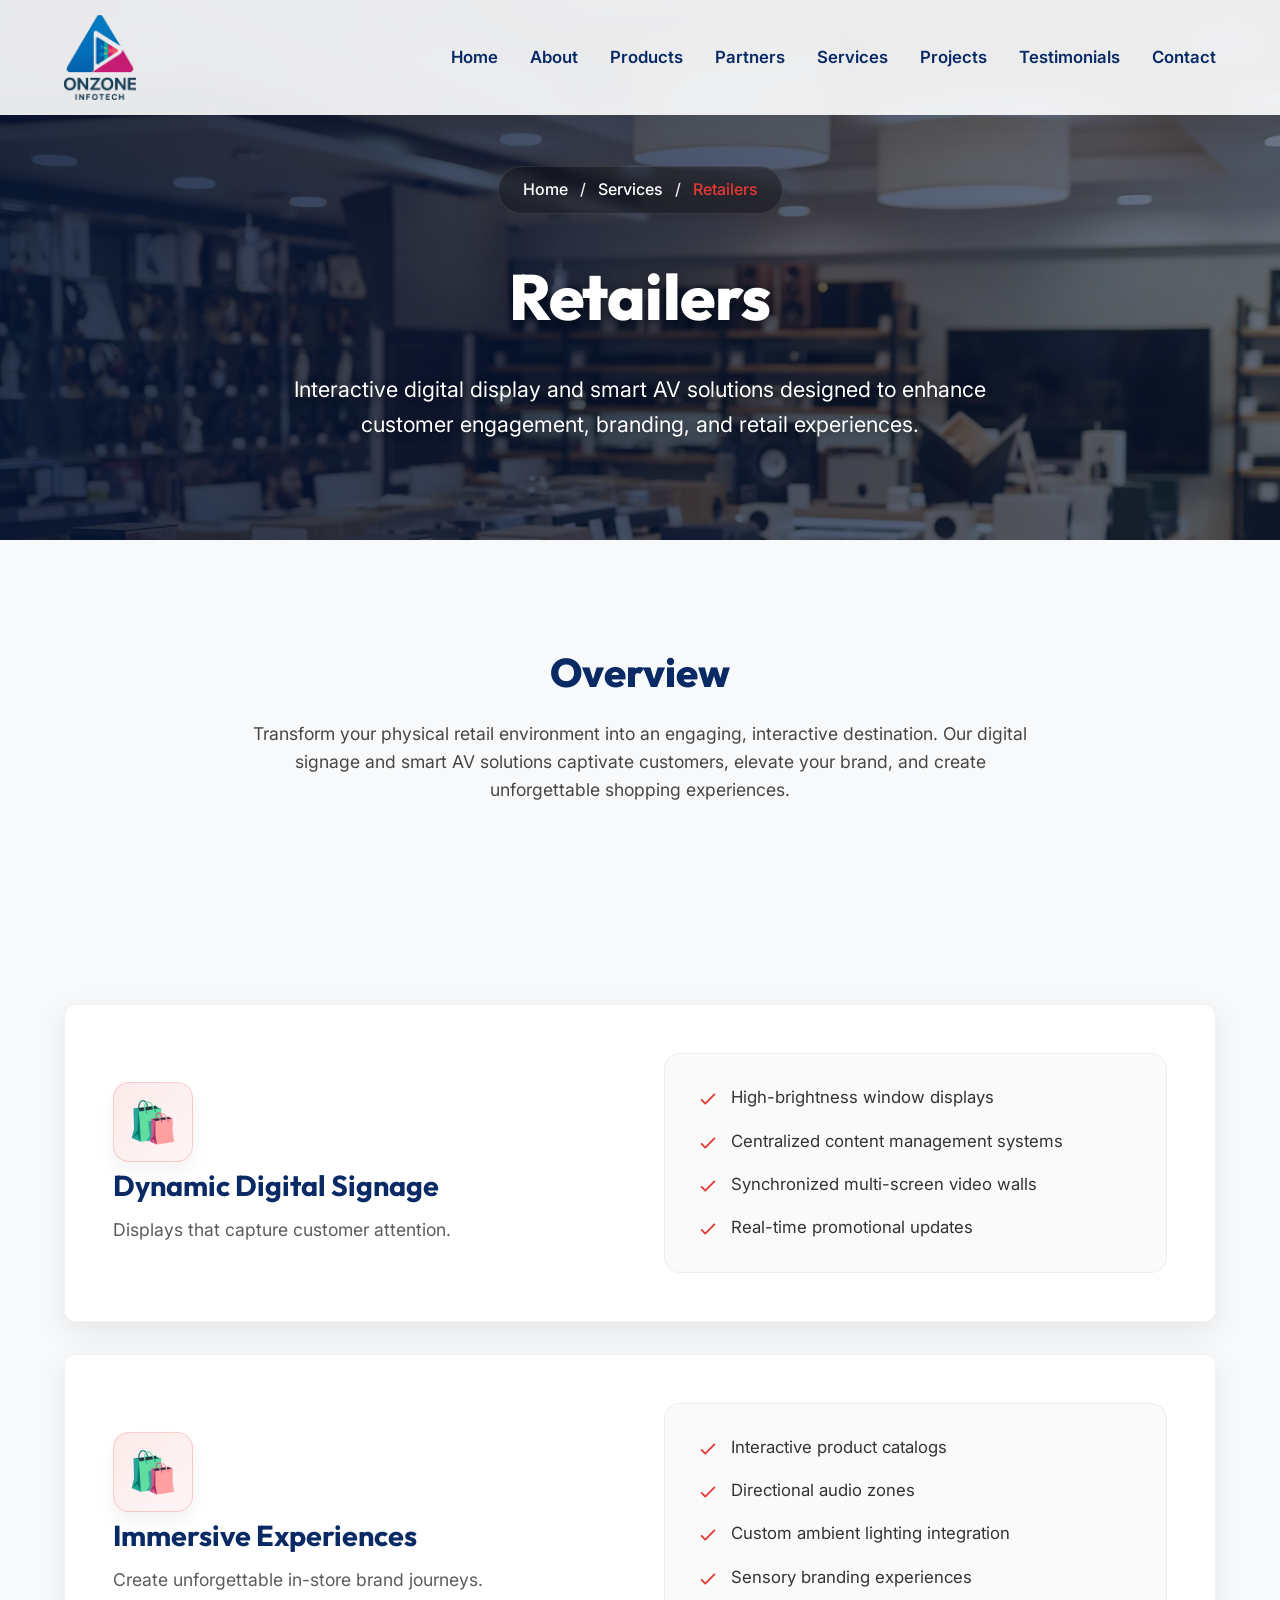
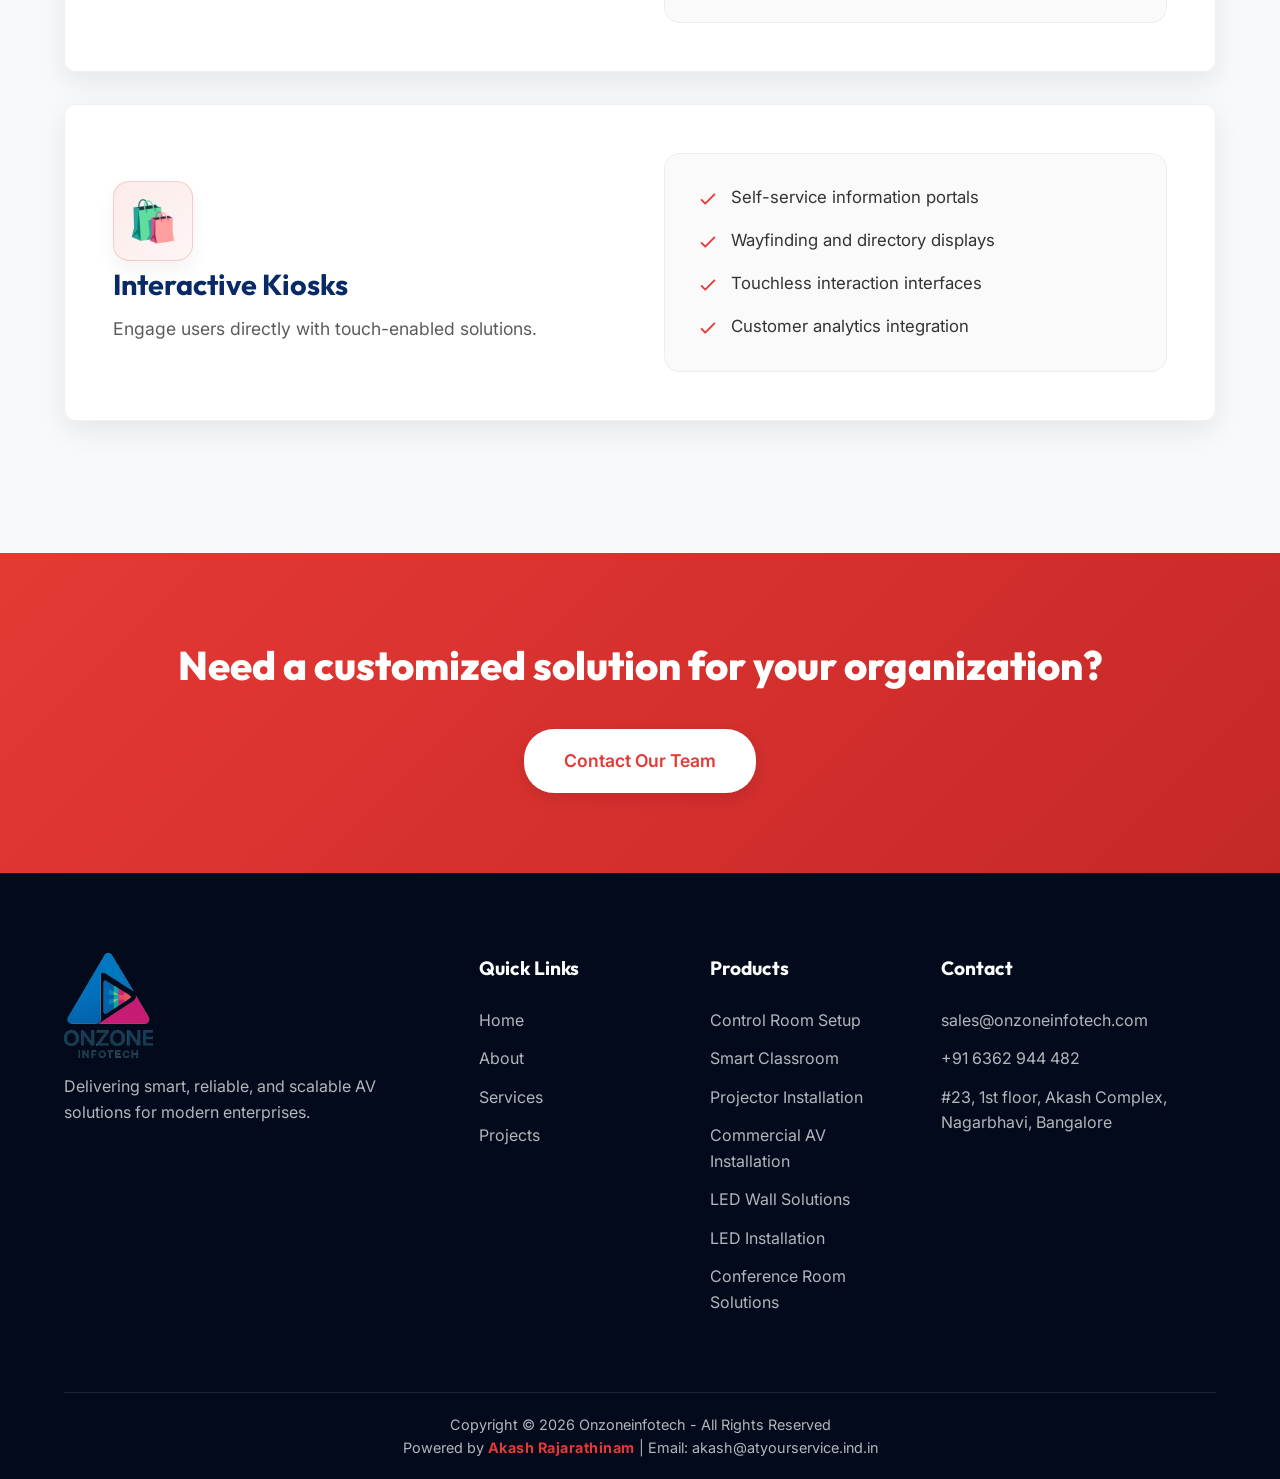
<file: retailers.html>
<!DOCTYPE html>
<html lang="en">
<head>
    <meta charset="UTF-8">
    <meta name="viewport" content="width=device-width, initial-scale=1.0">
    <title>Retailers | Onzone Infotech</title>
    <link rel="preconnect" href="https://fonts.googleapis.com">
    <link rel="preconnect" href="https://fonts.gstatic.com" crossorigin>
    <link href="https://fonts.googleapis.com/css2?family=Inter:wght@300;400;500;600;700;800&family=Outfit:wght@400;500;600;700;800&display=swap" rel="stylesheet">
    <link rel="stylesheet" href="style.css?v=5">
</head>
<body>

    <!-- NAVBAR -->
    <header class="navbar" id="navbar">
        <div class="container nav-container">
            <a href="#" class="logo">
                <img src="images/logo_transparent.png" alt="Onzone Infotech Logo">
            </a>
            
            <nav class="nav-menu">
                <a href="index.html#home" class="nav-link">Home</a>
                <a href="index.html#about" class="nav-link">About</a>
                <a href="index.html#services" class="nav-link">Products</a>
                <a href="index.html#partners" class="nav-link">Partners</a>
                <a href="index.html#industries" class="nav-link">Services</a>
                <a href="index.html#projects" class="nav-link">Projects</a>
                <a href="index.html#testimonials" class="nav-link">Testimonials</a>
                <a href="index.html#contact" class="nav-link">Contact</a>
            </nav>
            
            
            
            <button class="mobile-toggle" aria-label="Toggle Menu">
                <span></span>
                <span></span>
                <span></span>
            </button>
        </div>
    </header>
    <div class="menu-overlay" id="menuOverlay"></div>

        <!-- HERO BANNER -->
    <section class="page-hero" style="background-image: url('images/retail.png'); background-attachment: fixed;">
        <div class="container page-hero-container fade-in-up">
            <div class="breadcrumb fade-in-up">
                <a href="index.html">Home</a> <span class="breadcrumb-sep">/</span> <a href="index.html#industries">Services</a> <span class="breadcrumb-sep">/</span> <span class="current">Retailers</span>
            </div>
            <h1 class="page-hero-title fade-in-up delay-1">Retailers</h1>
            <p class="page-hero-subtitle fade-in-up delay-2">Interactive digital display and smart AV solutions designed to enhance customer engagement, branding, and retail experiences.</p>
        </div>
    </section>

    <!-- OVERVIEW -->
    <section class="section-padding">
        <div class="container text-center">
            <h2 class="section-title fade-in-up">Overview</h2>
            <p class="section-subtitle fade-in-up delay-1" style="max-width: 800px; margin: 0 auto; color: var(--text-dark); opacity: 0.9;">Transform your physical retail environment into an engaging, interactive destination. Our digital signage and smart AV solutions captivate customers, elevate your brand, and create unforgettable shopping experiences.</p>
        </div>
    </section>

    <!-- FEATURES -->
    <section class="section-padding bg-light">
        <div class="container">
            
                <div class="glass-card feature-showcase fade-in-up delay-1">
                    <div class="feature-header">
                        <div class="feature-icon-large">🛍️</div>
                        <h3>Dynamic Digital Signage</h3>
                        <p class="highlight-intro">Displays that capture customer attention.</p>
                    </div>
                    <div class="feature-bullets">
                        <ul>
                    <li>
                        <svg viewBox="0 0 24 24" fill="none"><path d="M5 13l4 4L19 7" stroke="currentColor" stroke-width="2" stroke-linecap="round" stroke-linejoin="round"/></svg>
                        High-brightness window displays
                    </li>
                    <li>
                        <svg viewBox="0 0 24 24" fill="none"><path d="M5 13l4 4L19 7" stroke="currentColor" stroke-width="2" stroke-linecap="round" stroke-linejoin="round"/></svg>
                        Centralized content management systems
                    </li>
                    <li>
                        <svg viewBox="0 0 24 24" fill="none"><path d="M5 13l4 4L19 7" stroke="currentColor" stroke-width="2" stroke-linecap="round" stroke-linejoin="round"/></svg>
                        Synchronized multi-screen video walls
                    </li>
                    <li>
                        <svg viewBox="0 0 24 24" fill="none"><path d="M5 13l4 4L19 7" stroke="currentColor" stroke-width="2" stroke-linecap="round" stroke-linejoin="round"/></svg>
                        Real-time promotional updates
                    </li>
                        </ul>
                    </div>
                </div>
                <div class="glass-card feature-showcase fade-in-up delay-2">
                    <div class="feature-header">
                        <div class="feature-icon-large">🛍️</div>
                        <h3>Immersive Experiences</h3>
                        <p class="highlight-intro">Create unforgettable in-store brand journeys.</p>
                    </div>
                    <div class="feature-bullets">
                        <ul>
                    <li>
                        <svg viewBox="0 0 24 24" fill="none"><path d="M5 13l4 4L19 7" stroke="currentColor" stroke-width="2" stroke-linecap="round" stroke-linejoin="round"/></svg>
                        Interactive product catalogs
                    </li>
                    <li>
                        <svg viewBox="0 0 24 24" fill="none"><path d="M5 13l4 4L19 7" stroke="currentColor" stroke-width="2" stroke-linecap="round" stroke-linejoin="round"/></svg>
                        Directional audio zones
                    </li>
                    <li>
                        <svg viewBox="0 0 24 24" fill="none"><path d="M5 13l4 4L19 7" stroke="currentColor" stroke-width="2" stroke-linecap="round" stroke-linejoin="round"/></svg>
                        Custom ambient lighting integration
                    </li>
                    <li>
                        <svg viewBox="0 0 24 24" fill="none"><path d="M5 13l4 4L19 7" stroke="currentColor" stroke-width="2" stroke-linecap="round" stroke-linejoin="round"/></svg>
                        Sensory branding experiences
                    </li>
                        </ul>
                    </div>
                </div>
                <div class="glass-card feature-showcase fade-in-up delay-3">
                    <div class="feature-header">
                        <div class="feature-icon-large">🛍️</div>
                        <h3>Interactive Kiosks</h3>
                        <p class="highlight-intro">Engage users directly with touch-enabled solutions.</p>
                    </div>
                    <div class="feature-bullets">
                        <ul>
                    <li>
                        <svg viewBox="0 0 24 24" fill="none"><path d="M5 13l4 4L19 7" stroke="currentColor" stroke-width="2" stroke-linecap="round" stroke-linejoin="round"/></svg>
                        Self-service information portals
                    </li>
                    <li>
                        <svg viewBox="0 0 24 24" fill="none"><path d="M5 13l4 4L19 7" stroke="currentColor" stroke-width="2" stroke-linecap="round" stroke-linejoin="round"/></svg>
                        Wayfinding and directory displays
                    </li>
                    <li>
                        <svg viewBox="0 0 24 24" fill="none"><path d="M5 13l4 4L19 7" stroke="currentColor" stroke-width="2" stroke-linecap="round" stroke-linejoin="round"/></svg>
                        Touchless interaction interfaces
                    </li>
                    <li>
                        <svg viewBox="0 0 24 24" fill="none"><path d="M5 13l4 4L19 7" stroke="currentColor" stroke-width="2" stroke-linecap="round" stroke-linejoin="round"/></svg>
                        Customer analytics integration
                    </li>
                        </ul>
                    </div>
                </div>
        </div>
    </section>

    <!-- CTA -->
    <section class="cta-section text-center section-padding">
        <div class="container">
            <h2 class="cta-headline fade-in-up">Need a customized solution for your organization?</h2>
            <div class="fade-in-up delay-1 mt-4">
                <a href="index.html#contact" class="btn btn-light btn-large">Contact Our Team</a>
            </div>
        </div>
    </section>

    <!-- FOOTER -->
    <footer class="footer">
        <div class="container">
            <div class="footer-grid">
                <div class="footer-col">
                    <img src="images/logo_transparent.png" alt="Onzone Infotech" class="footer-logo">
                    <p class="mt-3">Delivering smart, reliable, and scalable AV solutions for modern enterprises.</p>
                </div>
                
                <div class="footer-col">
                    <h3>Quick Links</h3>
                    <ul class="footer-links">
                        <li><a href="index.html#home">Home</a></li>
                        <li><a href="index.html#about">About</a></li>
                        <li><a href="index.html#services">Services</a></li>
                        <li><a href="index.html#projects">Projects</a></li>
                    </ul>
                </div>
                
                <div class="footer-col">
                    <h3>Products</h3>
                    <ul class="footer-links">
                        <li><a href="service-control-room.html">Control Room Setup</a></li>
                        <li><a href="service-smart-classroom.html">Smart Classroom</a></li>
                        <li><a href="service-projector.html">Projector Installation</a></li>
                        <li><a href="service-commercial-av.html">Commercial AV Installation</a></li>
                        <li><a href="service-led-wall.html">LED Wall Solutions</a></li>
                        <li><a href="service-led-installation.html">LED Installation</a></li>
                        <li><a href="service-conference-room.html">Conference Room Solutions</a></li>
                    </ul>
                </div>
                
                <div class="footer-col">
                    <h3>Contact</h3>
                    <ul class="footer-links">
                        <li><a href="mailto:sales@onzoneinfotech.com">sales@onzoneinfotech.com</a></li>
                        <li><a href="tel:+916362944482">+91 6362 944 482</a></li>
                        <li class="mt-2">#23, 1st floor, Akash Complex, Nagarbhavi, Bangalore</li>
                    </ul>
                </div>
            </div>
            
            <div class="footer-bottom">
                <p>Copyright &copy; 2026 Onzoneinfotech - All Rights Reserved</p>
                <p>Powered by <span style="color: var(--bright-red); font-weight: 700; letter-spacing: 0.5px;">Akash Rajarathinam</span> | Email: <a href="mailto:akash@atyourservice.ind.in">akash@atyourservice.ind.in</a></p>
            </div>
        </div>
    </footer>

    <script src="script.js?v=5"></script>
</body>
</html>
</file>
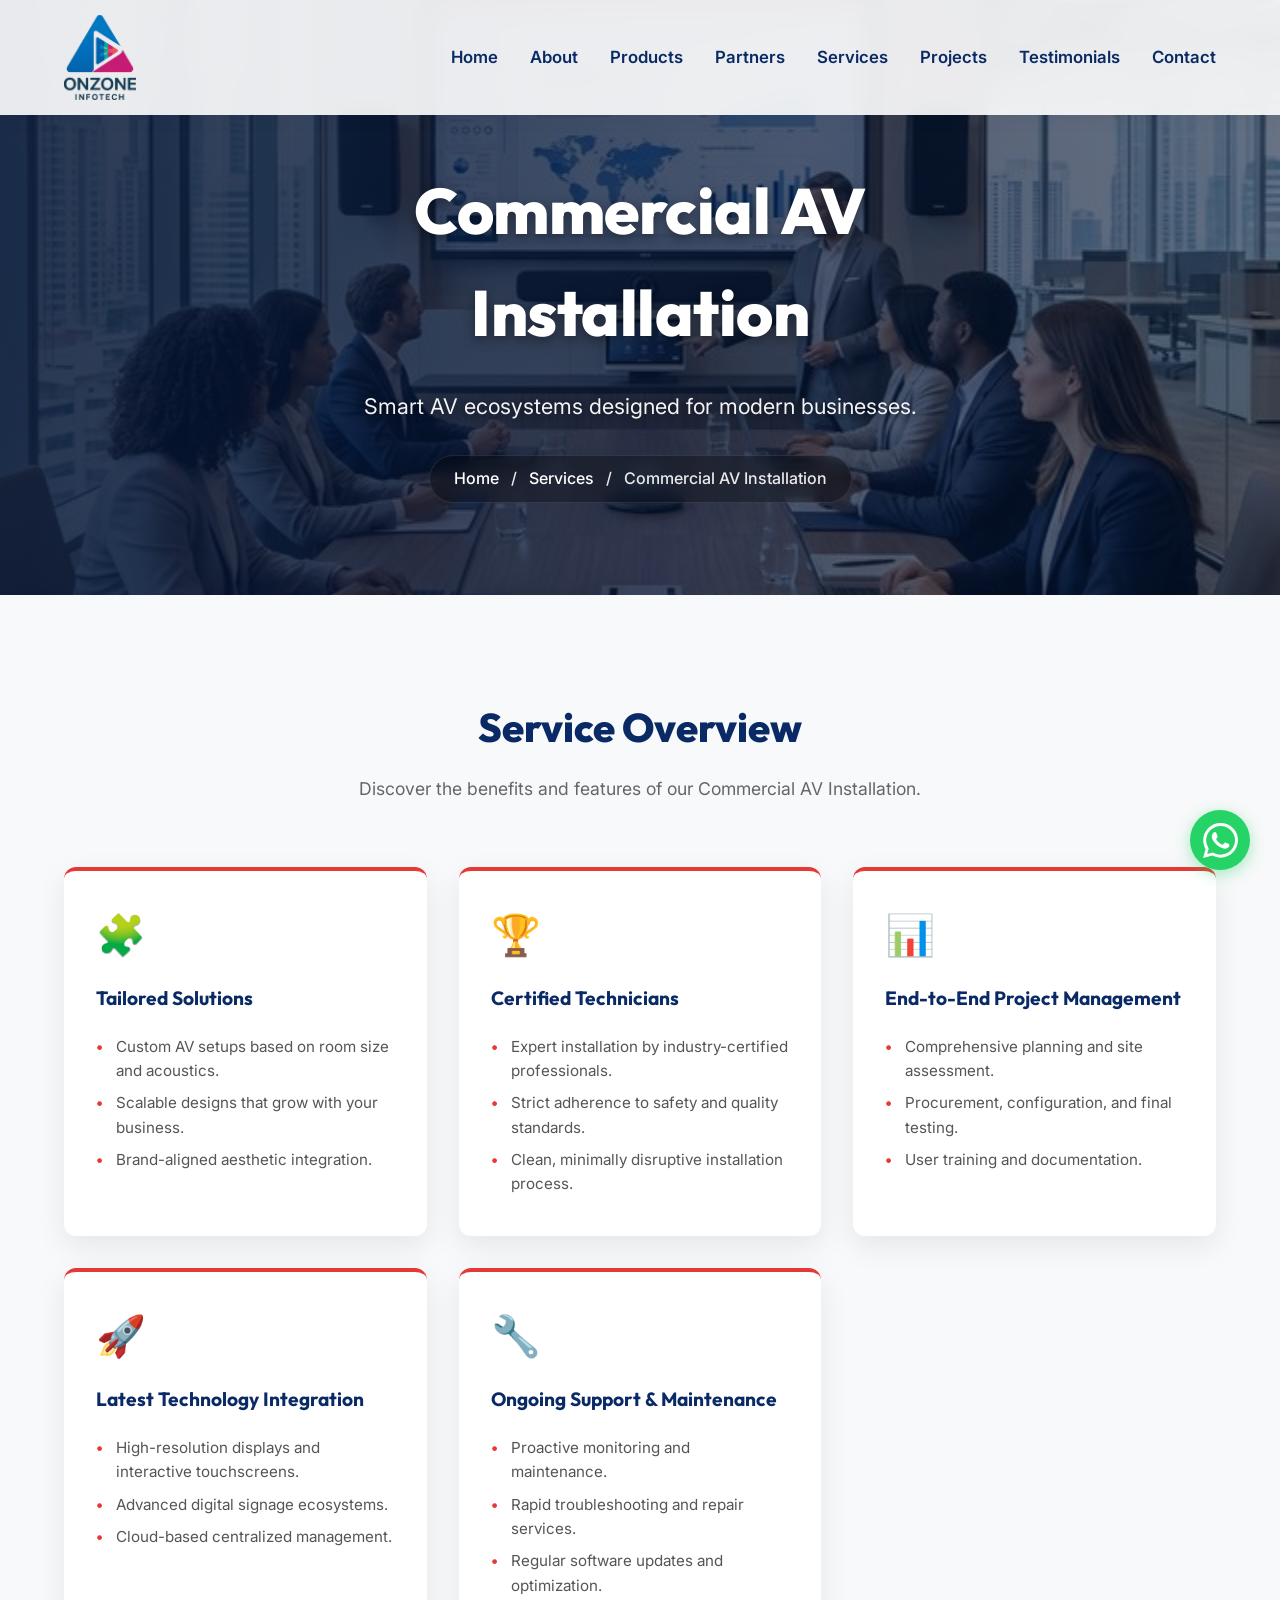
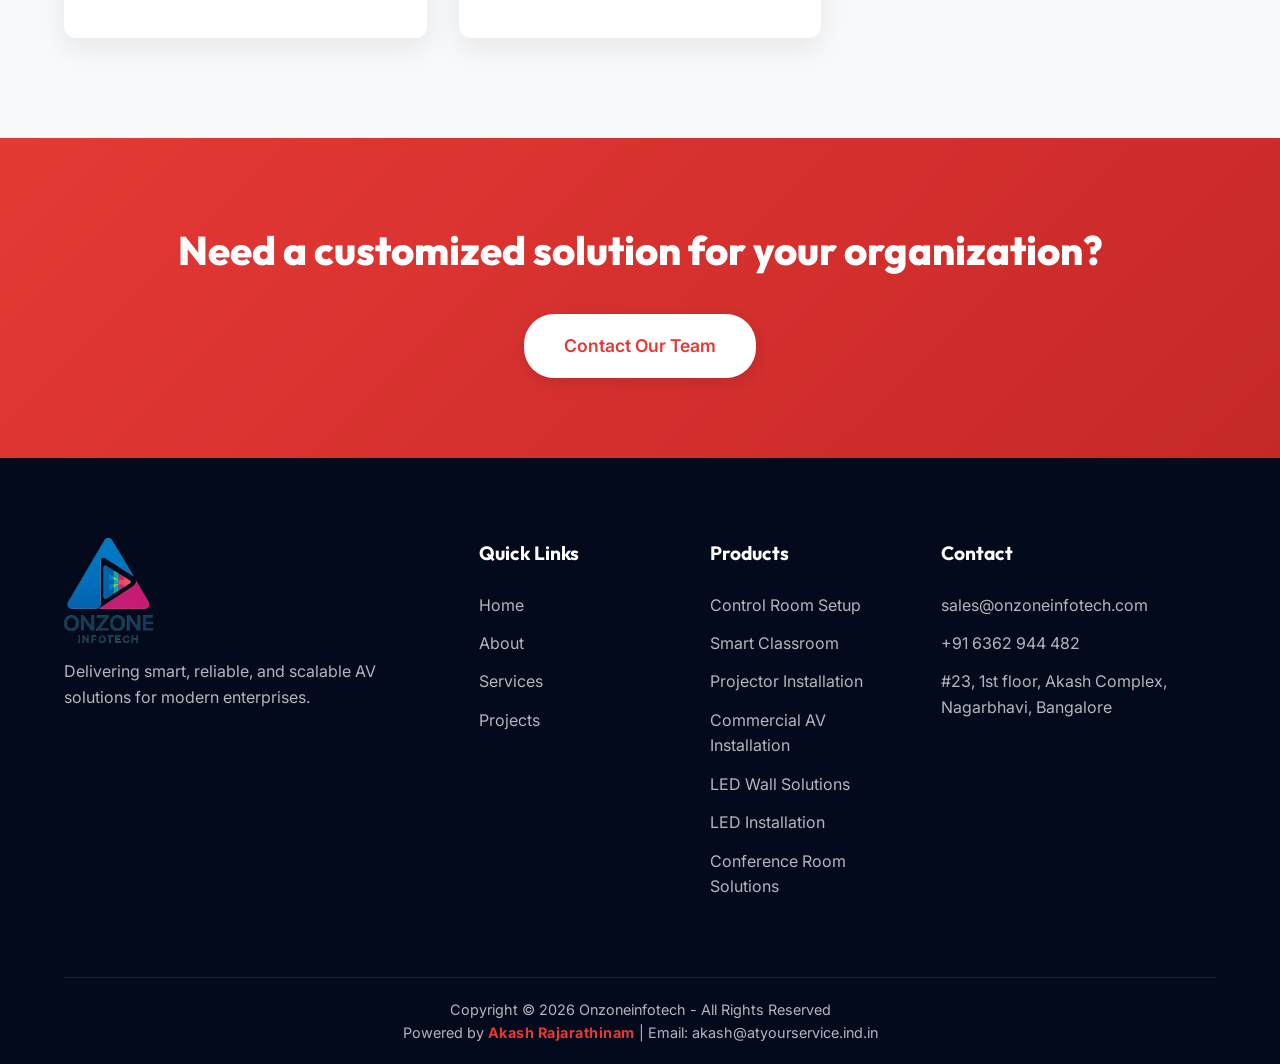
<file: service-commercial-av.html>
<!doctype html>
<html lang="en">
  <head>
    <meta charset="UTF-8" />
    <meta name="viewport" content="width=device-width, initial-scale=1.0" />
    <title>Commercial AV Installation | Onzone Infotech</title>
    <meta
      name="description"
      content="Smart AV ecosystems designed for modern businesses."
    />

    <!-- Google Fonts -->
    <link rel="preconnect" href="https://fonts.googleapis.com" />
    <link rel="preconnect" href="https://fonts.gstatic.com" crossorigin />
    <link
      href="https://fonts.googleapis.com/css2?family=Inter:wght@300;400;500;600;700;800&family=Outfit:wght@400;500;600;700;800&display=swap"
      rel="stylesheet"
    />

    <!-- Stylesheet -->
    <link rel="stylesheet" href="style.css?v=5" />
  </head>
  <body>
    <!-- NAVBAR -->
    <header class="navbar" id="navbar">
      <div class="container nav-container">
        <a href="#" class="logo">
          <img src="images/logo_transparent.png" alt="Onzone Infotech Logo" />
        </a>

        <nav class="nav-menu">
          <a href="index.html#home" class="nav-link">Home</a>
          <a href="index.html#about" class="nav-link">About</a>
          <a href="index.html#services" class="nav-link">Products</a>
          <a href="index.html#partners" class="nav-link">Partners</a>
          <a href="index.html#industries" class="nav-link">Services</a>
          <a href="index.html#projects" class="nav-link">Projects</a>
          <a href="index.html#testimonials" class="nav-link">Testimonials</a>
          <a href="index.html#contact" class="nav-link">Contact</a>
        </nav>

        <button class="mobile-toggle" aria-label="Toggle Menu">
          <span></span>
          <span></span>
          <span></span>
        </button>
      </div>
    </header>
    <div class="menu-overlay" id="menuOverlay"></div>

    <!-- HERO SECTION -->
    <section
      class="page-hero"
      style="background-image: url(&quot;images/commercial_av.png&quot;)"
    >
      <div class="container page-hero-container fade-in-up">
        <h1 class="page-hero-title">Commercial AV Installation</h1>
        <p class="page-hero-subtitle">
          Smart AV ecosystems designed for modern businesses.
        </p>
        <div class="breadcrumb">
          <a href="index.html">Home</a> <span class="breadcrumb-sep">/</span>
          <a href="index.html#services">Services</a>
          <span class="breadcrumb-sep">/</span>
          <span>Commercial AV Installation</span>
        </div>
      </div>
    </section>

    <!-- CONTENT SECTION -->
    <section class="service-details section-padding">
      <div class="container">
        <div class="text-center fade-in-up">
          <h2 class="section-title">Service Overview</h2>
          <p class="section-subtitle">
            Discover the benefits and features of our Commercial AV
            Installation.
          </p>
        </div>

        <div class="service-content-grid">
          <div class="feature-box fade-in-up delay-1">
            <div class="feature-icon">🧩</div>
            <h4>Tailored Solutions</h4>
            <ul>
              <li>Custom AV setups based on room size and acoustics.</li>
              <li>Scalable designs that grow with your business.</li>
              <li>Brand-aligned aesthetic integration.</li>
            </ul>
          </div>
          <div class="feature-box fade-in-up delay-2">
            <div class="feature-icon">🏆</div>
            <h4>Certified Technicians</h4>
            <ul>
              <li>Expert installation by industry-certified professionals.</li>
              <li>Strict adherence to safety and quality standards.</li>
              <li>Clean, minimally disruptive installation process.</li>
            </ul>
          </div>
          <div class="feature-box fade-in-up delay-3">
            <div class="feature-icon">📊</div>
            <h4>End-to-End Project Management</h4>
            <ul>
              <li>Comprehensive planning and site assessment.</li>
              <li>Procurement, configuration, and final testing.</li>
              <li>User training and documentation.</li>
            </ul>
          </div>
          <div class="feature-box fade-in-up delay-4">
            <div class="feature-icon">🚀</div>
            <h4>Latest Technology Integration</h4>
            <ul>
              <li>High-resolution displays and interactive touchscreens.</li>
              <li>Advanced digital signage ecosystems.</li>
              <li>Cloud-based centralized management.</li>
            </ul>
          </div>
          <div class="feature-box fade-in-up delay-1">
            <div class="feature-icon">🔧</div>
            <h4>Ongoing Support & Maintenance</h4>
            <ul>
              <li>Proactive monitoring and maintenance.</li>
              <li>Rapid troubleshooting and repair services.</li>
              <li>Regular software updates and optimization.</li>
            </ul>
          </div>
        </div>
      </div>
    </section>

    <!-- CTA SECTION -->
    <section class="cta-section text-center">
      <div class="container">
        <h2 class="cta-headline fade-in-up">
          Need a customized solution for your organization?
        </h2>
        <div class="fade-in-up delay-1 mt-4">
          <a href="index.html#contact" class="btn btn-light btn-large"
            >Contact Our Team</a
          >
        </div>
      </div>
    </section>

    <!-- FOOTER -->
    <footer class="footer">
      <div class="container">
        <div class="footer-grid">
          <div class="footer-col">
            <img
              src="images/logo_transparent.png"
              alt="Onzone Infotech"
              class="footer-logo"
            />
            <p class="mt-3">
              Delivering smart, reliable, and scalable AV solutions for modern
              enterprises.
            </p>
          </div>

          <div class="footer-col">
            <h3>Quick Links</h3>
            <ul class="footer-links">
              <li><a href="index.html#home">Home</a></li>
              <li><a href="index.html#about">About</a></li>
              <li><a href="index.html#services">Services</a></li>
              <li><a href="index.html#projects">Projects</a></li>
            </ul>
          </div>

          <div class="footer-col">
            <h3>Products</h3>
            <ul class="footer-links">
              <li>
                <a href="service-control-room.html">Control Room Setup</a>
              </li>
              <li>
                <a href="service-smart-classroom.html">Smart Classroom</a>
              </li>
              <li>
                <a href="service-projector.html">Projector Installation</a>
              </li>
              <li>
                <a href="service-commercial-av.html"
                  >Commercial AV Installation</a
                >
              </li>
              <li><a href="service-led-wall.html">LED Wall Solutions</a></li>
              <li>
                <a href="service-led-installation.html">LED Installation</a>
              </li>
              <li>
                <a href="service-conference-room.html"
                  >Conference Room Solutions</a
                >
              </li>
            </ul>
          </div>

          <div class="footer-col">
            <h3>Contact</h3>
            <ul class="footer-links">
              <li>
                <a href="mailto:sales@onzoneinfotech.com"
                  >sales@onzoneinfotech.com</a
                >
              </li>
              <li><a href="tel:+916362944482">+91 6362 944 482</a></li>
              <li class="mt-2">
                #23, 1st floor, Akash Complex, Nagarbhavi, Bangalore
              </li>
            </ul>
          </div>
        </div>

        <div class="footer-bottom">
          <p>Copyright &copy; 2026 Onzoneinfotech - All Rights Reserved</p>
          <p>
            Powered by
            <span
              style="
                color: var(--bright-red);
                font-weight: 700;
                letter-spacing: 0.5px;
              "
              >Akash Rajarathinam</span
            >
            | Email:
            <a href="mailto:akash@atyourservice.ind.in"
              >akash@atyourservice.ind.in</a
            >
          </p>
        </div>
      </div>
    </footer>

    <!-- WHATSAPP FLOATING BUTTON -->
    <a
      href="https://wa.me/916362944482?text=Hi,%20I%E2%80%99m%20interested%20in%20your%20AV%20solutions."
      target="_blank"
      class="whatsapp-btn pulse-glow"
      aria-label="Chat on WhatsApp"
    >
      <svg viewBox="0 0 24 24" fill="currentColor">
        <path
          d="M17.472 14.382c-.297-.149-1.758-.867-2.03-.967-.273-.099-.471-.148-.67.15-.197.297-.767.966-.94 1.164-.173.199-.347.223-.644.075-.297-.15-1.255-.463-2.39-1.475-.883-.788-1.48-1.761-1.653-2.059-.173-.297-.018-.458.13-.606.134-.133.298-.347.446-.52.149-.174.198-.298.298-.497.099-.198.05-.371-.025-.52-.075-.149-.669-1.612-.916-2.207-.242-.579-.487-.5-.669-.51a12.8 12.8 0 0 0-.57-.01c-.198 0-.52.074-.792.372-.272.297-1.04 1.016-1.04 2.479 0 1.462 1.065 2.875 1.213 3.074.149.198 2.096 3.2 5.077 4.487.709.306 1.262.489 1.694.625.712.227 1.36.195 1.871.118.571-.085 1.758-.719 2.006-1.413.248-.694.248-1.289.173-1.413-.074-.124-.272-.198-.57-.347m-5.421 7.403h-.004a9.87 9.87 0 0 1-5.031-1.378l-.361-.214-3.741.982.998-3.648-.235-.374a9.86 9.86 0 0 1-1.51-5.26c.001-5.45 4.436-9.884 9.888-9.884 2.64 0 5.122 1.03 6.988 2.898a9.825 9.825 0 0 1 2.893 6.994c-.003 5.45-4.437 9.884-9.885 9.884m8.413-18.297A11.815 11.815 0 0 0 12.05 0C5.495 0 .16 5.335.157 11.892c0 2.096.547 4.142 1.588 5.945L.057 24l6.305-1.654a11.882 11.882 0 0 0 5.683 1.448h.005c6.554 0 11.89-5.335 11.893-11.893a11.821 11.821 0 0 0-3.48-8.413Z"
        />
      </svg>
    </a>

    <!-- Script -->
    <script src="script.js?v=5"></script>
  </body>
</html>
</file>
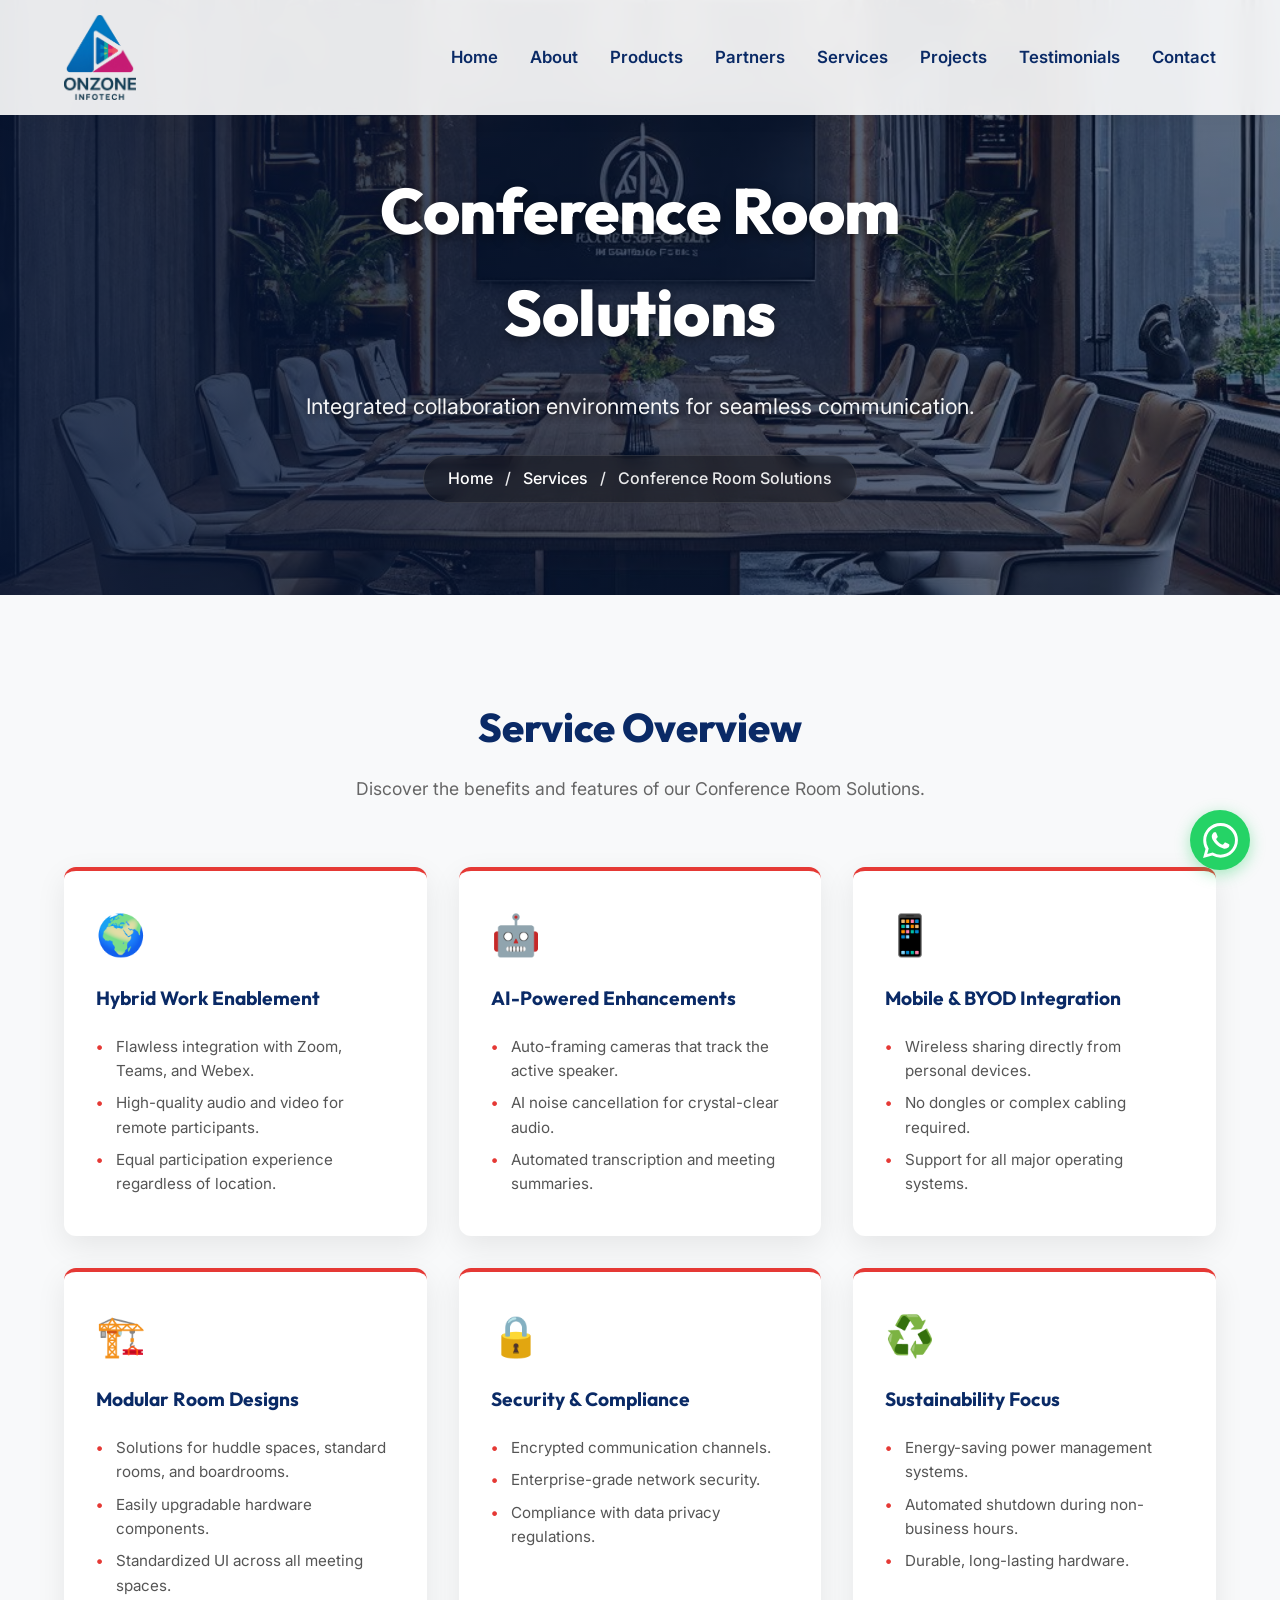
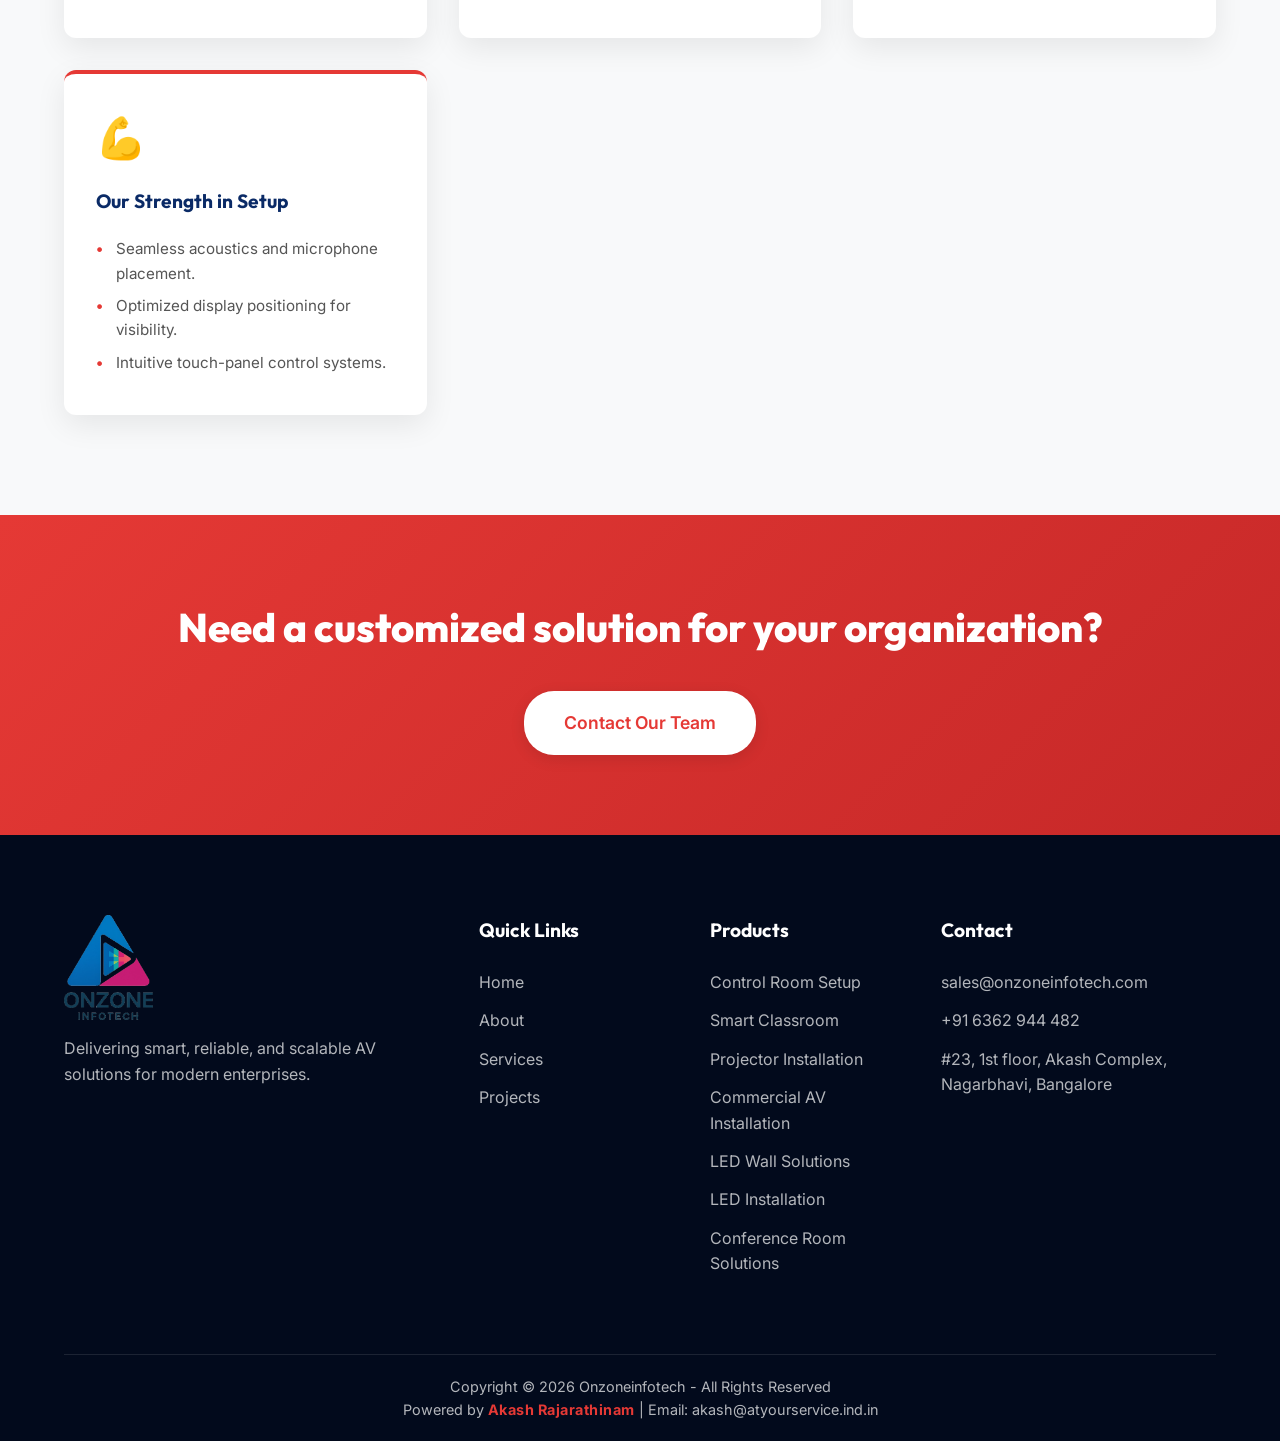
<file: service-conference-room.html>
<!doctype html>
<html lang="en">
  <head>
    <meta charset="UTF-8" />
    <meta name="viewport" content="width=device-width, initial-scale=1.0" />
    <title>Conference Room Solutions | Onzone Infotech</title>
    <meta
      name="description"
      content="Integrated collaboration environments for seamless communication."
    />

    <!-- Google Fonts -->
    <link rel="preconnect" href="https://fonts.googleapis.com" />
    <link rel="preconnect" href="https://fonts.gstatic.com" crossorigin />
    <link
      href="https://fonts.googleapis.com/css2?family=Inter:wght@300;400;500;600;700;800&family=Outfit:wght@400;500;600;700;800&display=swap"
      rel="stylesheet"
    />

    <!-- Stylesheet -->
    <link rel="stylesheet" href="style.css?v=5" />
  </head>
  <body>
    <!-- NAVBAR -->
    <header class="navbar" id="navbar">
      <div class="container nav-container">
        <a href="#" class="logo">
          <img src="images/logo_transparent.png" alt="Onzone Infotech Logo" />
        </a>

        <nav class="nav-menu">
          <a href="index.html#home" class="nav-link">Home</a>
          <a href="index.html#about" class="nav-link">About</a>
          <a href="index.html#services" class="nav-link">Products</a>
          <a href="index.html#partners" class="nav-link">Partners</a>
          <a href="index.html#industries" class="nav-link">Services</a>
          <a href="index.html#projects" class="nav-link">Projects</a>
          <a href="index.html#testimonials" class="nav-link">Testimonials</a>
          <a href="index.html#contact" class="nav-link">Contact</a>
        </nav>

        <button class="mobile-toggle" aria-label="Toggle Menu">
          <span></span>
          <span></span>
          <span></span>
        </button>
      </div>
    </header>
    <div class="menu-overlay" id="menuOverlay"></div>

    <!-- HERO SECTION -->
    <section
      class="page-hero"
      style="background-image: url(&quot;images/conferenceroom.JPG&quot;)"
    >
      <div class="container page-hero-container fade-in-up">
        <h1 class="page-hero-title">Conference Room Solutions</h1>
        <p class="page-hero-subtitle">
          Integrated collaboration environments for seamless communication.
        </p>
        <div class="breadcrumb">
          <a href="index.html">Home</a> <span class="breadcrumb-sep">/</span>
          <a href="index.html#services">Services</a>
          <span class="breadcrumb-sep">/</span>
          <span>Conference Room Solutions</span>
        </div>
      </div>
    </section>

    <!-- CONTENT SECTION -->
    <section class="service-details section-padding">
      <div class="container">
        <div class="text-center fade-in-up">
          <h2 class="section-title">Service Overview</h2>
          <p class="section-subtitle">
            Discover the benefits and features of our Conference Room Solutions.
          </p>
        </div>

        <div class="service-content-grid">
          <div class="feature-box fade-in-up delay-1">
            <div class="feature-icon">🌍</div>
            <h4>Hybrid Work Enablement</h4>
            <ul>
              <li>Flawless integration with Zoom, Teams, and Webex.</li>
              <li>High-quality audio and video for remote participants.</li>
              <li>Equal participation experience regardless of location.</li>
            </ul>
          </div>
          <div class="feature-box fade-in-up delay-2">
            <div class="feature-icon">🤖</div>
            <h4>AI-Powered Enhancements</h4>
            <ul>
              <li>Auto-framing cameras that track the active speaker.</li>
              <li>AI noise cancellation for crystal-clear audio.</li>
              <li>Automated transcription and meeting summaries.</li>
            </ul>
          </div>
          <div class="feature-box fade-in-up delay-3">
            <div class="feature-icon">📱</div>
            <h4>Mobile & BYOD Integration</h4>
            <ul>
              <li>Wireless sharing directly from personal devices.</li>
              <li>No dongles or complex cabling required.</li>
              <li>Support for all major operating systems.</li>
            </ul>
          </div>
          <div class="feature-box fade-in-up delay-4">
            <div class="feature-icon">🏗️</div>
            <h4>Modular Room Designs</h4>
            <ul>
              <li>
                Solutions for huddle spaces, standard rooms, and boardrooms.
              </li>
              <li>Easily upgradable hardware components.</li>
              <li>Standardized UI across all meeting spaces.</li>
            </ul>
          </div>
          <div class="feature-box fade-in-up delay-1">
            <div class="feature-icon">🔒</div>
            <h4>Security & Compliance</h4>
            <ul>
              <li>Encrypted communication channels.</li>
              <li>Enterprise-grade network security.</li>
              <li>Compliance with data privacy regulations.</li>
            </ul>
          </div>
          <div class="feature-box fade-in-up delay-2">
            <div class="feature-icon">♻️</div>
            <h4>Sustainability Focus</h4>
            <ul>
              <li>Energy-saving power management systems.</li>
              <li>Automated shutdown during non-business hours.</li>
              <li>Durable, long-lasting hardware.</li>
            </ul>
          </div>
          <div class="feature-box fade-in-up delay-3">
            <div class="feature-icon">💪</div>
            <h4>Our Strength in Setup</h4>
            <ul>
              <li>Seamless acoustics and microphone placement.</li>
              <li>Optimized display positioning for visibility.</li>
              <li>Intuitive touch-panel control systems.</li>
            </ul>
          </div>
        </div>
      </div>
    </section>

    <!-- CTA SECTION -->
    <section class="cta-section text-center">
      <div class="container">
        <h2 class="cta-headline fade-in-up">
          Need a customized solution for your organization?
        </h2>
        <div class="fade-in-up delay-1 mt-4">
          <a href="index.html#contact" class="btn btn-light btn-large"
            >Contact Our Team</a
          >
        </div>
      </div>
    </section>

    <!-- FOOTER -->
    <footer class="footer">
      <div class="container">
        <div class="footer-grid">
          <div class="footer-col">
            <img
              src="images/logo_transparent.png"
              alt="Onzone Infotech"
              class="footer-logo"
            />
            <p class="mt-3">
              Delivering smart, reliable, and scalable AV solutions for modern
              enterprises.
            </p>
          </div>

          <div class="footer-col">
            <h3>Quick Links</h3>
            <ul class="footer-links">
              <li><a href="index.html#home">Home</a></li>
              <li><a href="index.html#about">About</a></li>
              <li><a href="index.html#services">Services</a></li>
              <li><a href="index.html#projects">Projects</a></li>
            </ul>
          </div>

          <div class="footer-col">
            <h3>Products</h3>
            <ul class="footer-links">
              <li>
                <a href="service-control-room.html">Control Room Setup</a>
              </li>
              <li>
                <a href="service-smart-classroom.html">Smart Classroom</a>
              </li>
              <li>
                <a href="service-projector.html">Projector Installation</a>
              </li>
              <li>
                <a href="service-commercial-av.html"
                  >Commercial AV Installation</a
                >
              </li>
              <li><a href="service-led-wall.html">LED Wall Solutions</a></li>
              <li>
                <a href="service-led-installation.html">LED Installation</a>
              </li>
              <li>
                <a href="service-conference-room.html"
                  >Conference Room Solutions</a
                >
              </li>
            </ul>
          </div>

          <div class="footer-col">
            <h3>Contact</h3>
            <ul class="footer-links">
              <li>
                <a href="mailto:sales@onzoneinfotech.com"
                  >sales@onzoneinfotech.com</a
                >
              </li>
              <li><a href="tel:+916362944482">+91 6362 944 482</a></li>
              <li class="mt-2">
                #23, 1st floor, Akash Complex, Nagarbhavi, Bangalore
              </li>
            </ul>
          </div>
        </div>

        <div class="footer-bottom">
          <p>Copyright &copy; 2026 Onzoneinfotech - All Rights Reserved</p>
          <p>
            Powered by
            <span
              style="
                color: var(--bright-red);
                font-weight: 700;
                letter-spacing: 0.5px;
              "
              >Akash Rajarathinam</span
            >
            | Email:
            <a href="mailto:akash@atyourservice.ind.in"
              >akash@atyourservice.ind.in</a
            >
          </p>
        </div>
      </div>
    </footer>

    <!-- WHATSAPP FLOATING BUTTON -->
    <a
      href="https://wa.me/916362944482?text=Hi,%20I%E2%80%99m%20interested%20in%20your%20AV%20solutions."
      target="_blank"
      class="whatsapp-btn pulse-glow"
      aria-label="Chat on WhatsApp"
    >
      <svg viewBox="0 0 24 24" fill="currentColor">
        <path
          d="M17.472 14.382c-.297-.149-1.758-.867-2.03-.967-.273-.099-.471-.148-.67.15-.197.297-.767.966-.94 1.164-.173.199-.347.223-.644.075-.297-.15-1.255-.463-2.39-1.475-.883-.788-1.48-1.761-1.653-2.059-.173-.297-.018-.458.13-.606.134-.133.298-.347.446-.52.149-.174.198-.298.298-.497.099-.198.05-.371-.025-.52-.075-.149-.669-1.612-.916-2.207-.242-.579-.487-.5-.669-.51a12.8 12.8 0 0 0-.57-.01c-.198 0-.52.074-.792.372-.272.297-1.04 1.016-1.04 2.479 0 1.462 1.065 2.875 1.213 3.074.149.198 2.096 3.2 5.077 4.487.709.306 1.262.489 1.694.625.712.227 1.36.195 1.871.118.571-.085 1.758-.719 2.006-1.413.248-.694.248-1.289.173-1.413-.074-.124-.272-.198-.57-.347m-5.421 7.403h-.004a9.87 9.87 0 0 1-5.031-1.378l-.361-.214-3.741.982.998-3.648-.235-.374a9.86 9.86 0 0 1-1.51-5.26c.001-5.45 4.436-9.884 9.888-9.884 2.64 0 5.122 1.03 6.988 2.898a9.825 9.825 0 0 1 2.893 6.994c-.003 5.45-4.437 9.884-9.885 9.884m8.413-18.297A11.815 11.815 0 0 0 12.05 0C5.495 0 .16 5.335.157 11.892c0 2.096.547 4.142 1.588 5.945L.057 24l6.305-1.654a11.882 11.882 0 0 0 5.683 1.448h.005c6.554 0 11.89-5.335 11.893-11.893a11.821 11.821 0 0 0-3.48-8.413Z"
        />
      </svg>
    </a>

    <!-- Script -->
    <script src="script.js?v=5"></script>
  </body>
</html>
</file>
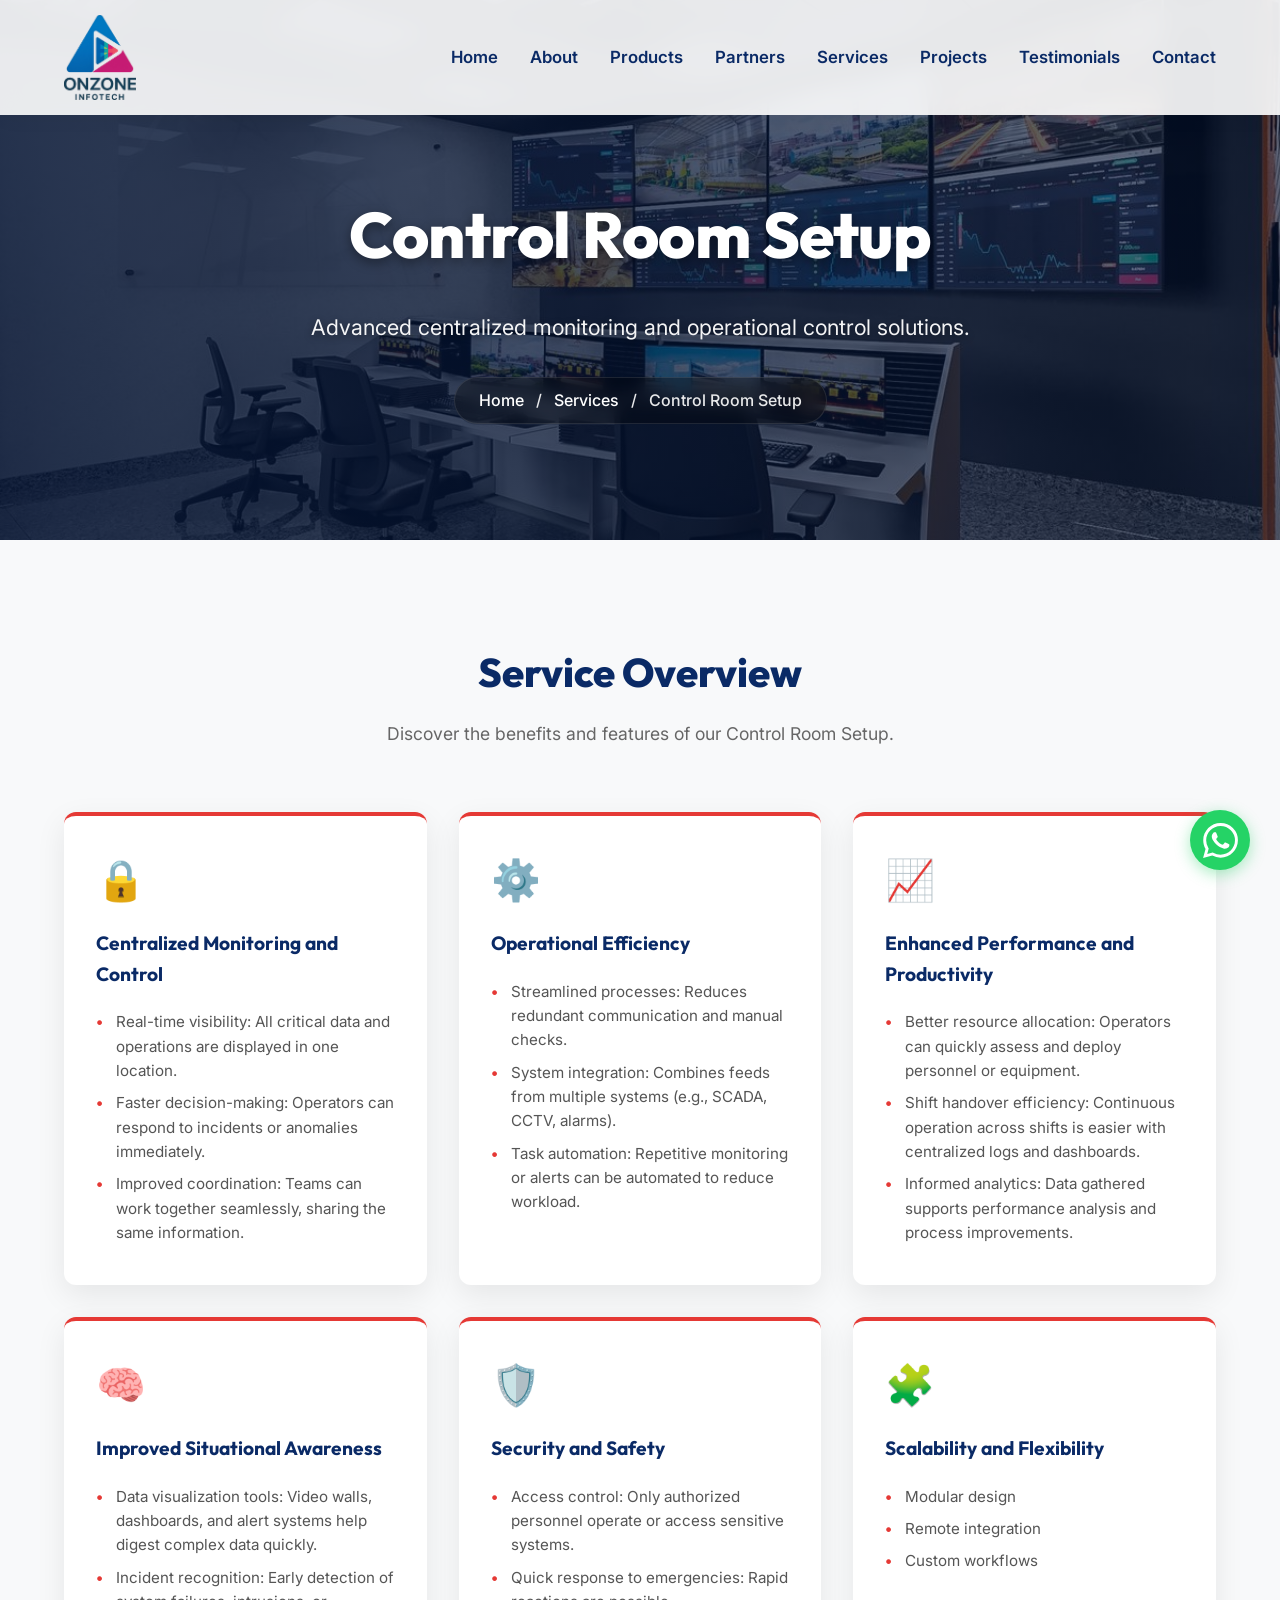
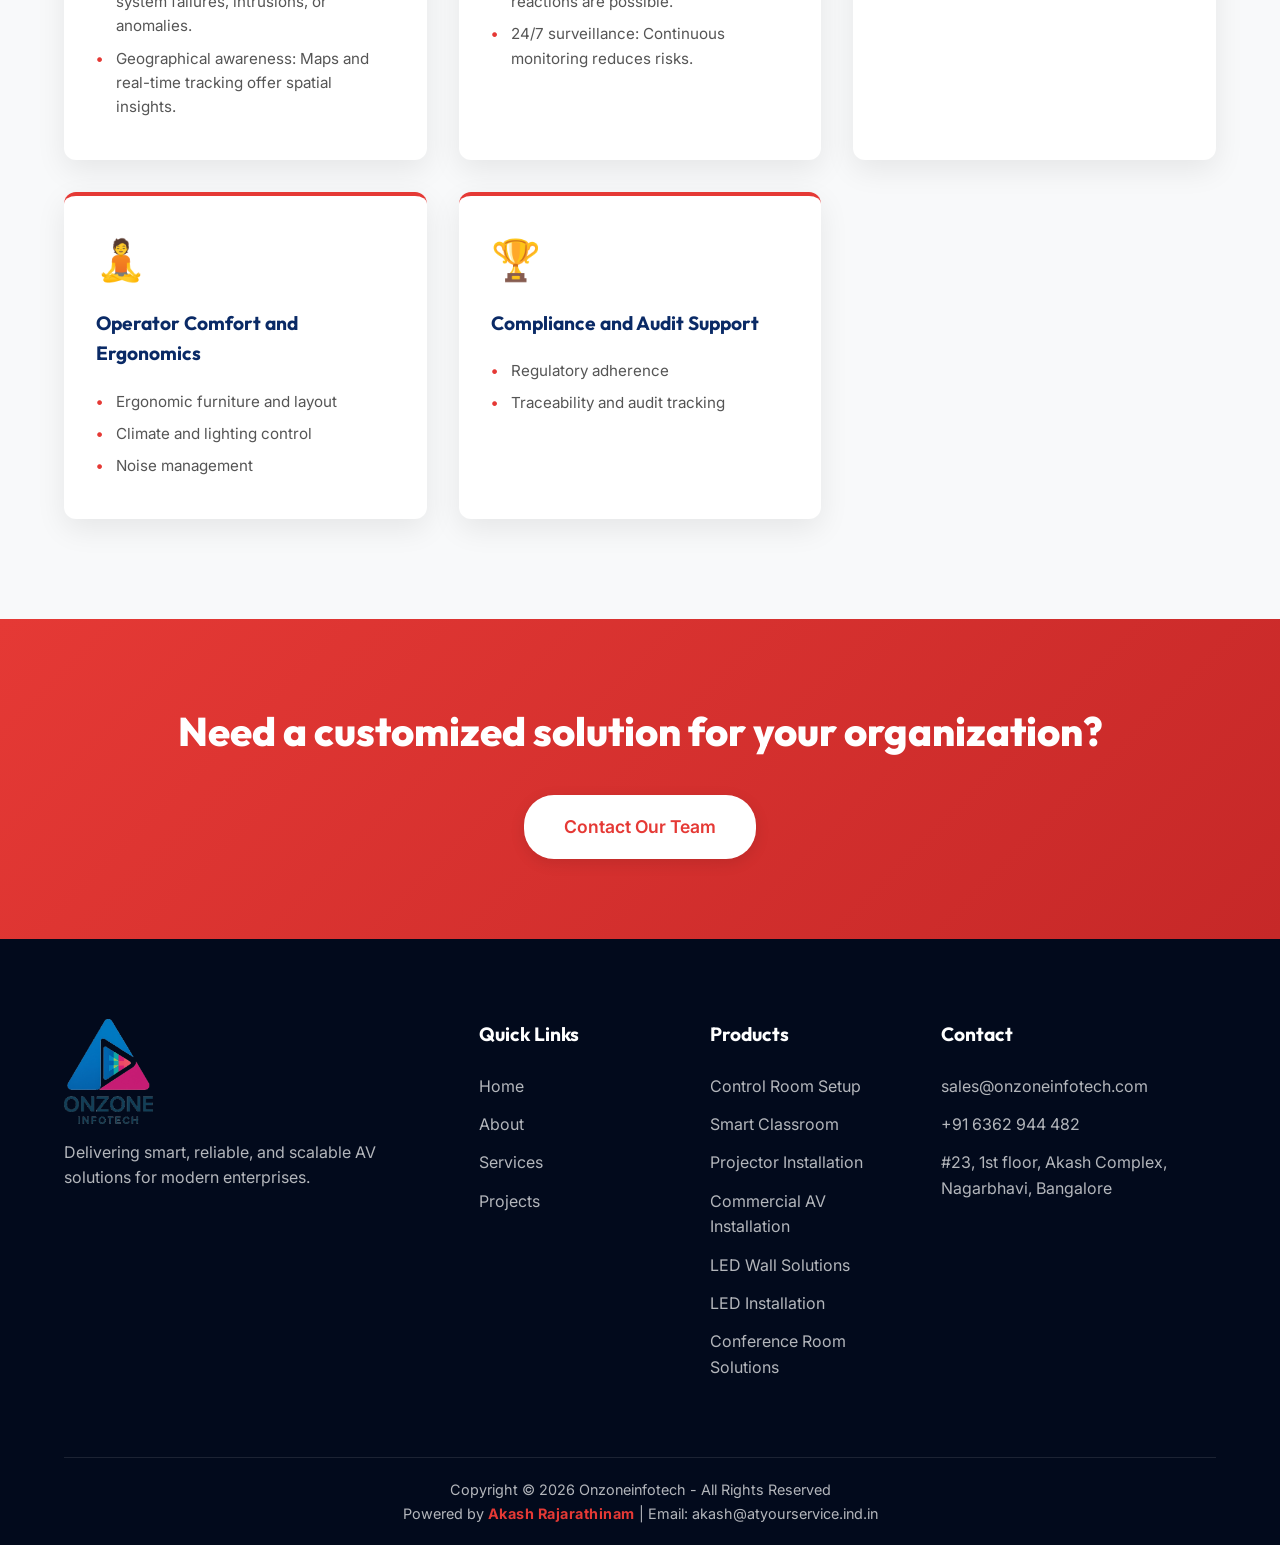
<file: service-control-room.html>
<!doctype html>
<html lang="en">
  <head>
    <meta charset="UTF-8" />
    <meta name="viewport" content="width=device-width, initial-scale=1.0" />
    <title>Control Room Setup | Onzone Infotech</title>
    <meta
      name="description"
      content="Advanced centralized monitoring and operational control solutions."
    />

    <!-- Google Fonts -->
    <link rel="preconnect" href="https://fonts.googleapis.com" />
    <link rel="preconnect" href="https://fonts.gstatic.com" crossorigin />
    <link
      href="https://fonts.googleapis.com/css2?family=Inter:wght@300;400;500;600;700;800&family=Outfit:wght@400;500;600;700;800&display=swap"
      rel="stylesheet"
    />

    <!-- Stylesheet -->
    <link rel="stylesheet" href="style.css?v=5" />
  </head>
  <body>
    <!-- NAVBAR -->
    <header class="navbar" id="navbar">
      <div class="container nav-container">
        <a href="#" class="logo">
          <img src="images/logo_transparent.png" alt="Onzone Infotech Logo" />
        </a>

        <nav class="nav-menu">
          <a href="index.html#home" class="nav-link">Home</a>
          <a href="index.html#about" class="nav-link">About</a>
          <a href="index.html#services" class="nav-link">Products</a>
          <a href="index.html#partners" class="nav-link">Partners</a>
          <a href="index.html#industries" class="nav-link">Services</a>
          <a href="index.html#projects" class="nav-link">Projects</a>
          <a href="index.html#testimonials" class="nav-link">Testimonials</a>
          <a href="index.html#contact" class="nav-link">Contact</a>
        </nav>

        <button class="mobile-toggle" aria-label="Toggle Menu">
          <span></span>
          <span></span>
          <span></span>
        </button>
      </div>
    </header>
    <div class="menu-overlay" id="menuOverlay"></div>

    <!-- HERO SECTION -->
    <section
      class="page-hero"
      style="background-image: url(&quot;images/controlroom.JPG&quot;)"
    >
      <div class="container page-hero-container fade-in-up">
        <h1 class="page-hero-title">Control Room Setup</h1>
        <p class="page-hero-subtitle">
          Advanced centralized monitoring and operational control solutions.
        </p>
        <div class="breadcrumb">
          <a href="index.html">Home</a> <span class="breadcrumb-sep">/</span>
          <a href="index.html#services">Services</a>
          <span class="breadcrumb-sep">/</span> <span>Control Room Setup</span>
        </div>
      </div>
    </section>

    <!-- CONTENT SECTION -->
    <section class="service-details section-padding">
      <div class="container">
        <div class="text-center fade-in-up">
          <h2 class="section-title">Service Overview</h2>
          <p class="section-subtitle">
            Discover the benefits and features of our Control Room Setup.
          </p>
        </div>

        <div class="service-content-grid">
          <div class="feature-box fade-in-up delay-1">
            <div class="feature-icon">🔒</div>
            <h4>Centralized Monitoring and Control</h4>
            <ul>
              <li>
                Real-time visibility: All critical data and operations are
                displayed in one location.
              </li>
              <li>
                Faster decision-making: Operators can respond to incidents or
                anomalies immediately.
              </li>
              <li>
                Improved coordination: Teams can work together seamlessly,
                sharing the same information.
              </li>
            </ul>
          </div>
          <div class="feature-box fade-in-up delay-2">
            <div class="feature-icon">⚙️</div>
            <h4>Operational Efficiency</h4>
            <ul>
              <li>
                Streamlined processes: Reduces redundant communication and
                manual checks.
              </li>
              <li>
                System integration: Combines feeds from multiple systems (e.g.,
                SCADA, CCTV, alarms).
              </li>
              <li>
                Task automation: Repetitive monitoring or alerts can be
                automated to reduce workload.
              </li>
            </ul>
          </div>
          <div class="feature-box fade-in-up delay-3">
            <div class="feature-icon">📈</div>
            <h4>Enhanced Performance and Productivity</h4>
            <ul>
              <li>
                Better resource allocation: Operators can quickly assess and
                deploy personnel or equipment.
              </li>
              <li>
                Shift handover efficiency: Continuous operation across shifts is
                easier with centralized logs and dashboards.
              </li>
              <li>
                Informed analytics: Data gathered supports performance analysis
                and process improvements.
              </li>
            </ul>
          </div>
          <div class="feature-box fade-in-up delay-4">
            <div class="feature-icon">🧠</div>
            <h4>Improved Situational Awareness</h4>
            <ul>
              <li>
                Data visualization tools: Video walls, dashboards, and alert
                systems help digest complex data quickly.
              </li>
              <li>
                Incident recognition: Early detection of system failures,
                intrusions, or anomalies.
              </li>
              <li>
                Geographical awareness: Maps and real-time tracking offer
                spatial insights.
              </li>
            </ul>
          </div>
          <div class="feature-box fade-in-up delay-1">
            <div class="feature-icon">🛡️</div>
            <h4>Security and Safety</h4>
            <ul>
              <li>
                Access control: Only authorized personnel operate or access
                sensitive systems.
              </li>
              <li>
                Quick response to emergencies: Rapid reactions are possible.
              </li>
              <li>24/7 surveillance: Continuous monitoring reduces risks.</li>
            </ul>
          </div>
          <div class="feature-box fade-in-up delay-2">
            <div class="feature-icon">🧩</div>
            <h4>Scalability and Flexibility</h4>
            <ul>
              <li>Modular design</li>
              <li>Remote integration</li>
              <li>Custom workflows</li>
            </ul>
          </div>
          <div class="feature-box fade-in-up delay-3">
            <div class="feature-icon">🧘</div>
            <h4>Operator Comfort and Ergonomics</h4>
            <ul>
              <li>Ergonomic furniture and layout</li>
              <li>Climate and lighting control</li>
              <li>Noise management</li>
            </ul>
          </div>
          <div class="feature-box fade-in-up delay-4">
            <div class="feature-icon">🏆</div>
            <h4>Compliance and Audit Support</h4>
            <ul>
              <li>Regulatory adherence</li>
              <li>Traceability and audit tracking</li>
            </ul>
          </div>
        </div>
      </div>
    </section>

    <!-- CTA SECTION -->
    <section class="cta-section text-center">
      <div class="container">
        <h2 class="cta-headline fade-in-up">
          Need a customized solution for your organization?
        </h2>
        <div class="fade-in-up delay-1 mt-4">
          <a href="index.html#contact" class="btn btn-light btn-large"
            >Contact Our Team</a
          >
        </div>
      </div>
    </section>

    <!-- FOOTER -->
    <footer class="footer">
      <div class="container">
        <div class="footer-grid">
          <div class="footer-col">
            <img
              src="images/logo_transparent.png"
              alt="Onzone Infotech"
              class="footer-logo"
            />
            <p class="mt-3">
              Delivering smart, reliable, and scalable AV solutions for modern
              enterprises.
            </p>
          </div>

          <div class="footer-col">
            <h3>Quick Links</h3>
            <ul class="footer-links">
              <li><a href="index.html#home">Home</a></li>
              <li><a href="index.html#about">About</a></li>
              <li><a href="index.html#services">Services</a></li>
              <li><a href="index.html#projects">Projects</a></li>
            </ul>
          </div>

          <div class="footer-col">
            <h3>Products</h3>
            <ul class="footer-links">
              <li>
                <a href="service-control-room.html">Control Room Setup</a>
              </li>
              <li>
                <a href="service-smart-classroom.html">Smart Classroom</a>
              </li>
              <li>
                <a href="service-projector.html">Projector Installation</a>
              </li>
              <li>
                <a href="service-commercial-av.html"
                  >Commercial AV Installation</a
                >
              </li>
              <li><a href="service-led-wall.html">LED Wall Solutions</a></li>
              <li>
                <a href="service-led-installation.html">LED Installation</a>
              </li>
              <li>
                <a href="service-conference-room.html"
                  >Conference Room Solutions</a
                >
              </li>
            </ul>
          </div>

          <div class="footer-col">
            <h3>Contact</h3>
            <ul class="footer-links">
              <li>
                <a href="mailto:sales@onzoneinfotech.com"
                  >sales@onzoneinfotech.com</a
                >
              </li>
              <li><a href="tel:+916362944482">+91 6362 944 482</a></li>
              <li class="mt-2">
                #23, 1st floor, Akash Complex, Nagarbhavi, Bangalore
              </li>
            </ul>
          </div>
        </div>

        <div class="footer-bottom">
          <p>Copyright &copy; 2026 Onzoneinfotech - All Rights Reserved</p>
          <p>
            Powered by
            <span
              style="
                color: var(--bright-red);
                font-weight: 700;
                letter-spacing: 0.5px;
              "
              >Akash Rajarathinam</span
            >
            | Email:
            <a href="mailto:akash@atyourservice.ind.in"
              >akash@atyourservice.ind.in</a
            >
          </p>
        </div>
      </div>
    </footer>

    <!-- WHATSAPP FLOATING BUTTON -->
    <a
      href="https://wa.me/916362944482?text=Hi,%20I%E2%80%99m%20interested%20in%20your%20AV%20solutions."
      target="_blank"
      class="whatsapp-btn pulse-glow"
      aria-label="Chat on WhatsApp"
    >
      <svg viewBox="0 0 24 24" fill="currentColor">
        <path
          d="M17.472 14.382c-.297-.149-1.758-.867-2.03-.967-.273-.099-.471-.148-.67.15-.197.297-.767.966-.94 1.164-.173.199-.347.223-.644.075-.297-.15-1.255-.463-2.39-1.475-.883-.788-1.48-1.761-1.653-2.059-.173-.297-.018-.458.13-.606.134-.133.298-.347.446-.52.149-.174.198-.298.298-.497.099-.198.05-.371-.025-.52-.075-.149-.669-1.612-.916-2.207-.242-.579-.487-.5-.669-.51a12.8 12.8 0 0 0-.57-.01c-.198 0-.52.074-.792.372-.272.297-1.04 1.016-1.04 2.479 0 1.462 1.065 2.875 1.213 3.074.149.198 2.096 3.2 5.077 4.487.709.306 1.262.489 1.694.625.712.227 1.36.195 1.871.118.571-.085 1.758-.719 2.006-1.413.248-.694.248-1.289.173-1.413-.074-.124-.272-.198-.57-.347m-5.421 7.403h-.004a9.87 9.87 0 0 1-5.031-1.378l-.361-.214-3.741.982.998-3.648-.235-.374a9.86 9.86 0 0 1-1.51-5.26c.001-5.45 4.436-9.884 9.888-9.884 2.64 0 5.122 1.03 6.988 2.898a9.825 9.825 0 0 1 2.893 6.994c-.003 5.45-4.437 9.884-9.885 9.884m8.413-18.297A11.815 11.815 0 0 0 12.05 0C5.495 0 .16 5.335.157 11.892c0 2.096.547 4.142 1.588 5.945L.057 24l6.305-1.654a11.882 11.882 0 0 0 5.683 1.448h.005c6.554 0 11.89-5.335 11.893-11.893a11.821 11.821 0 0 0-3.48-8.413Z"
        />
      </svg>
    </a>

    <!-- Script -->
    <script src="script.js?v=5"></script>
  </body>
</html>
</file>
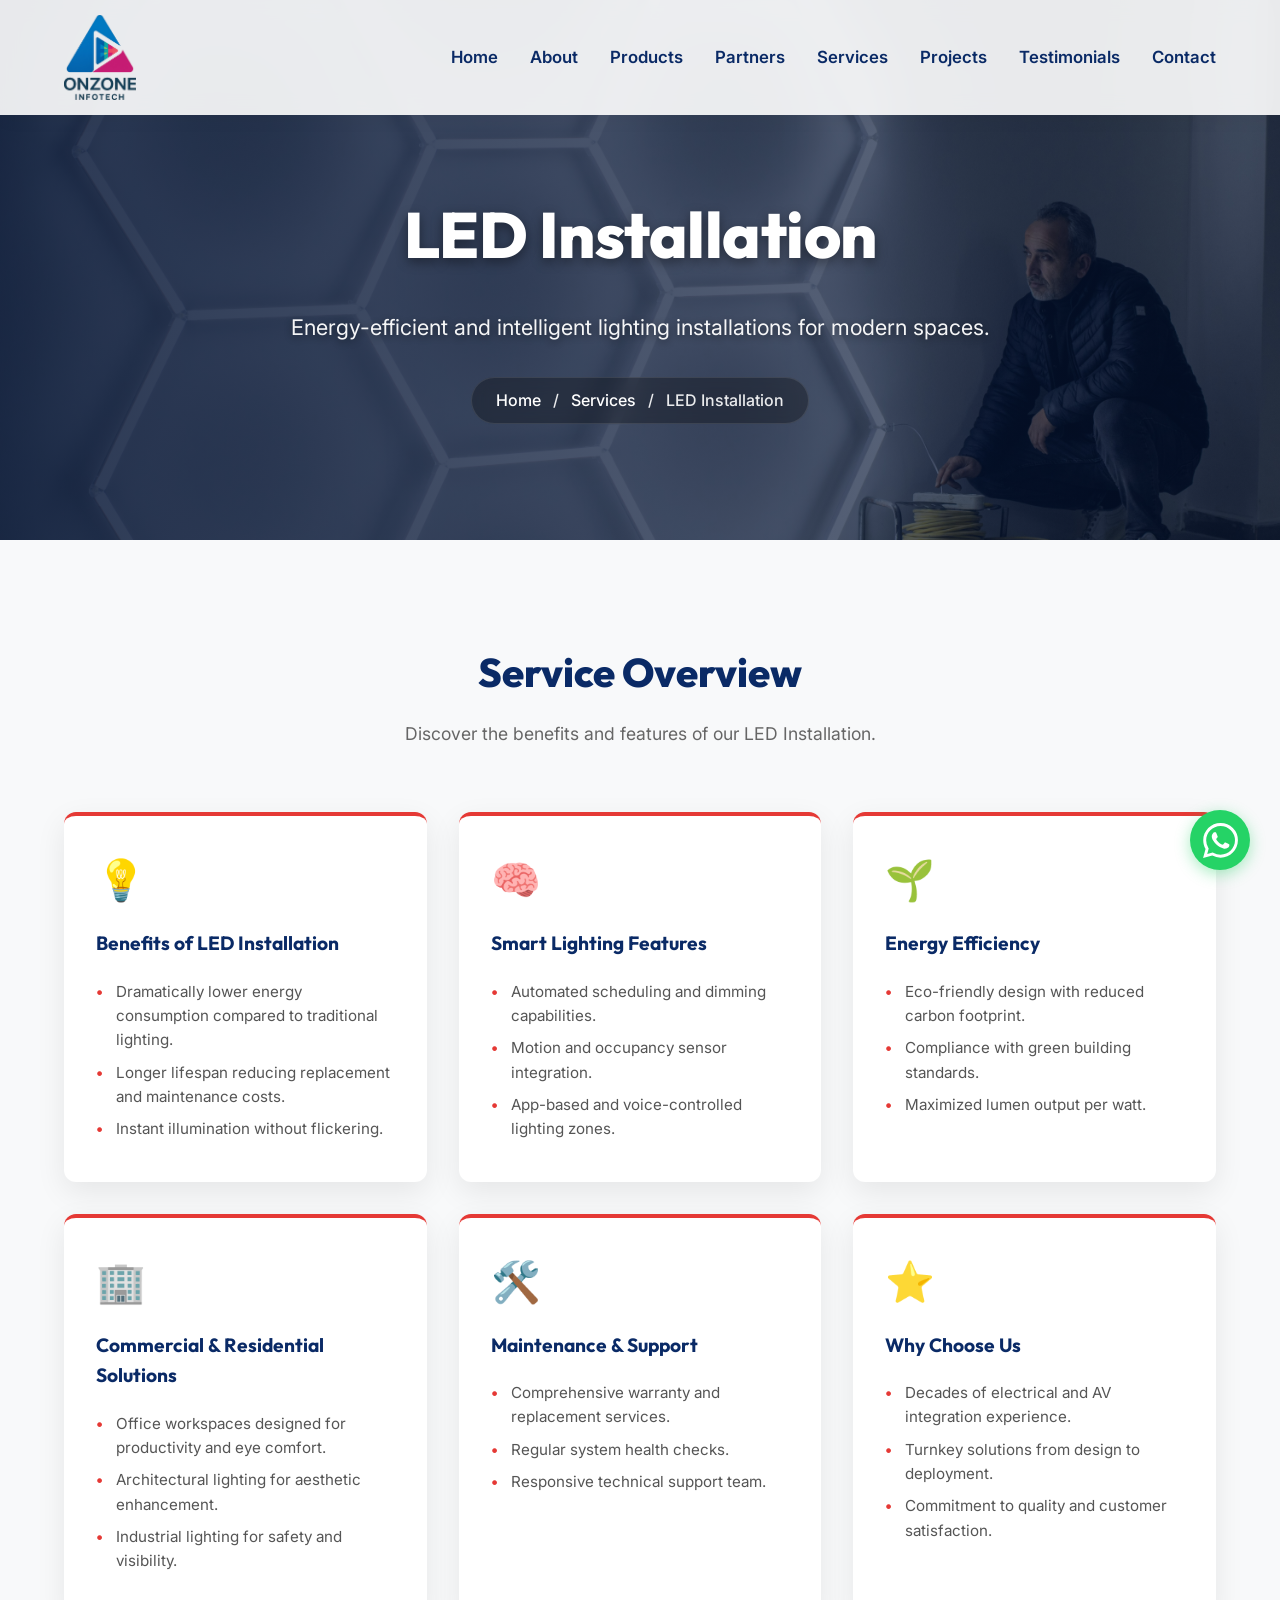
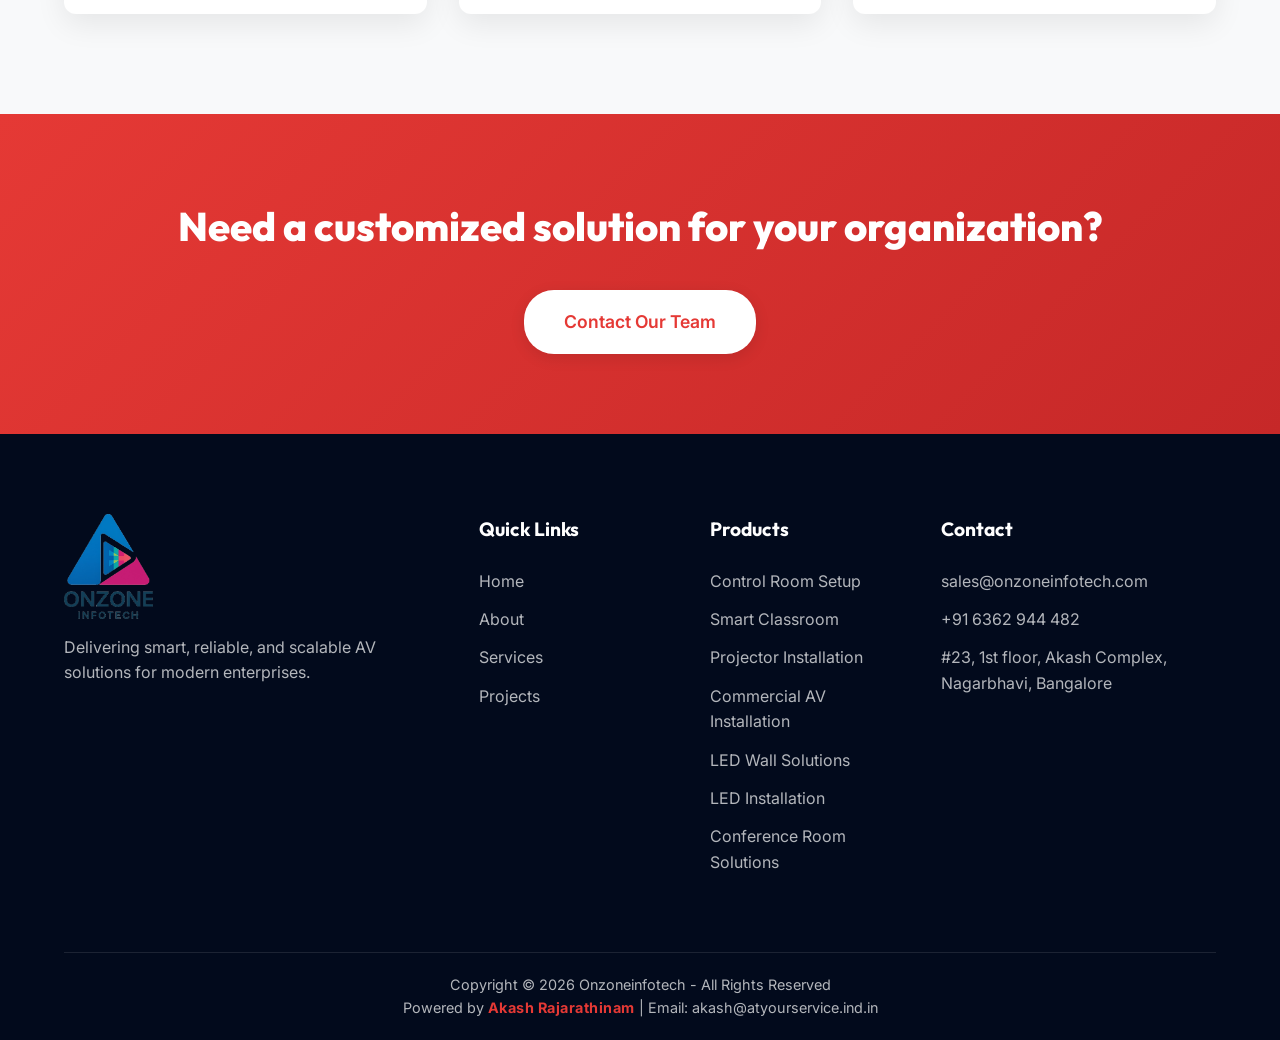
<file: service-led-installation.html>
<!doctype html>
<html lang="en">
  <head>
    <meta charset="UTF-8" />
    <meta name="viewport" content="width=device-width, initial-scale=1.0" />
    <title>LED Installation | Onzone Infotech</title>
    <meta
      name="description"
      content="Energy-efficient and intelligent lighting installations for modern spaces."
    />

    <!-- Google Fonts -->
    <link rel="preconnect" href="https://fonts.googleapis.com" />
    <link rel="preconnect" href="https://fonts.gstatic.com" crossorigin />
    <link
      href="https://fonts.googleapis.com/css2?family=Inter:wght@300;400;500;600;700;800&family=Outfit:wght@400;500;600;700;800&display=swap"
      rel="stylesheet"
    />

    <!-- Stylesheet -->
    <link rel="stylesheet" href="style.css?v=5" />
  </head>
  <body>
    <!-- NAVBAR -->
    <header class="navbar" id="navbar">
      <div class="container nav-container">
        <a href="#" class="logo">
          <img src="images/logo_transparent.png" alt="Onzone Infotech Logo" />
        </a>

        <nav class="nav-menu">
          <a href="index.html#home" class="nav-link">Home</a>
          <a href="index.html#about" class="nav-link">About</a>
          <a href="index.html#services" class="nav-link">Products</a>
          <a href="index.html#partners" class="nav-link">Partners</a>
          <a href="index.html#industries" class="nav-link">Services</a>
          <a href="index.html#projects" class="nav-link">Projects</a>
          <a href="index.html#testimonials" class="nav-link">Testimonials</a>
          <a href="index.html#contact" class="nav-link">Contact</a>
        </nav>

        <button class="mobile-toggle" aria-label="Toggle Menu">
          <span></span>
          <span></span>
          <span></span>
        </button>
      </div>
    </header>
    <div class="menu-overlay" id="menuOverlay"></div>

    <!-- HERO SECTION -->
    <section
      class="page-hero"
      style="background-image: url(&quot;images/led_installation.jpg&quot;)"
    >
      <div class="container page-hero-container fade-in-up">
        <h1 class="page-hero-title">LED Installation</h1>
        <p class="page-hero-subtitle">
          Energy-efficient and intelligent lighting installations for modern
          spaces.
        </p>
        <div class="breadcrumb">
          <a href="index.html">Home</a> <span class="breadcrumb-sep">/</span>
          <a href="index.html#services">Services</a>
          <span class="breadcrumb-sep">/</span> <span>LED Installation</span>
        </div>
      </div>
    </section>

    <!-- CONTENT SECTION -->
    <section class="service-details section-padding">
      <div class="container">
        <div class="text-center fade-in-up">
          <h2 class="section-title">Service Overview</h2>
          <p class="section-subtitle">
            Discover the benefits and features of our LED Installation.
          </p>
        </div>

        <div class="service-content-grid">
          <div class="feature-box fade-in-up delay-1">
            <div class="feature-icon">💡</div>
            <h4>Benefits of LED Installation</h4>
            <ul>
              <li>
                Dramatically lower energy consumption compared to traditional
                lighting.
              </li>
              <li>
                Longer lifespan reducing replacement and maintenance costs.
              </li>
              <li>Instant illumination without flickering.</li>
            </ul>
          </div>
          <div class="feature-box fade-in-up delay-2">
            <div class="feature-icon">🧠</div>
            <h4>Smart Lighting Features</h4>
            <ul>
              <li>Automated scheduling and dimming capabilities.</li>
              <li>Motion and occupancy sensor integration.</li>
              <li>App-based and voice-controlled lighting zones.</li>
            </ul>
          </div>
          <div class="feature-box fade-in-up delay-3">
            <div class="feature-icon">🌱</div>
            <h4>Energy Efficiency</h4>
            <ul>
              <li>Eco-friendly design with reduced carbon footprint.</li>
              <li>Compliance with green building standards.</li>
              <li>Maximized lumen output per watt.</li>
            </ul>
          </div>
          <div class="feature-box fade-in-up delay-4">
            <div class="feature-icon">🏢</div>
            <h4>Commercial & Residential Solutions</h4>
            <ul>
              <li>
                Office workspaces designed for productivity and eye comfort.
              </li>
              <li>Architectural lighting for aesthetic enhancement.</li>
              <li>Industrial lighting for safety and visibility.</li>
            </ul>
          </div>
          <div class="feature-box fade-in-up delay-1">
            <div class="feature-icon">🛠️</div>
            <h4>Maintenance & Support</h4>
            <ul>
              <li>Comprehensive warranty and replacement services.</li>
              <li>Regular system health checks.</li>
              <li>Responsive technical support team.</li>
            </ul>
          </div>
          <div class="feature-box fade-in-up delay-2">
            <div class="feature-icon">⭐</div>
            <h4>Why Choose Us</h4>
            <ul>
              <li>Decades of electrical and AV integration experience.</li>
              <li>Turnkey solutions from design to deployment.</li>
              <li>Commitment to quality and customer satisfaction.</li>
            </ul>
          </div>
        </div>
      </div>
    </section>

    <!-- CTA SECTION -->
    <section class="cta-section text-center">
      <div class="container">
        <h2 class="cta-headline fade-in-up">
          Need a customized solution for your organization?
        </h2>
        <div class="fade-in-up delay-1 mt-4">
          <a href="index.html#contact" class="btn btn-light btn-large"
            >Contact Our Team</a
          >
        </div>
      </div>
    </section>

    <!-- FOOTER -->
    <footer class="footer">
      <div class="container">
        <div class="footer-grid">
          <div class="footer-col">
            <img
              src="images/logo_transparent.png"
              alt="Onzone Infotech"
              class="footer-logo"
            />
            <p class="mt-3">
              Delivering smart, reliable, and scalable AV solutions for modern
              enterprises.
            </p>
          </div>

          <div class="footer-col">
            <h3>Quick Links</h3>
            <ul class="footer-links">
              <li><a href="index.html#home">Home</a></li>
              <li><a href="index.html#about">About</a></li>
              <li><a href="index.html#services">Services</a></li>
              <li><a href="index.html#projects">Projects</a></li>
            </ul>
          </div>

          <div class="footer-col">
            <h3>Products</h3>
            <ul class="footer-links">
              <li>
                <a href="service-control-room.html">Control Room Setup</a>
              </li>
              <li>
                <a href="service-smart-classroom.html">Smart Classroom</a>
              </li>
              <li>
                <a href="service-projector.html">Projector Installation</a>
              </li>
              <li>
                <a href="service-commercial-av.html"
                  >Commercial AV Installation</a
                >
              </li>
              <li><a href="service-led-wall.html">LED Wall Solutions</a></li>
              <li>
                <a href="service-led-installation.html">LED Installation</a>
              </li>
              <li>
                <a href="service-conference-room.html"
                  >Conference Room Solutions</a
                >
              </li>
            </ul>
          </div>

          <div class="footer-col">
            <h3>Contact</h3>
            <ul class="footer-links">
              <li>
                <a href="mailto:sales@onzoneinfotech.com"
                  >sales@onzoneinfotech.com</a
                >
              </li>
              <li><a href="tel:+916362944482">+91 6362 944 482</a></li>
              <li class="mt-2">
                #23, 1st floor, Akash Complex, Nagarbhavi, Bangalore
              </li>
            </ul>
          </div>
        </div>

        <div class="footer-bottom">
          <p>Copyright &copy; 2026 Onzoneinfotech - All Rights Reserved</p>
          <p>
            Powered by
            <span
              style="
                color: var(--bright-red);
                font-weight: 700;
                letter-spacing: 0.5px;
              "
              >Akash Rajarathinam</span
            >
            | Email:
            <a href="mailto:akash@atyourservice.ind.in"
              >akash@atyourservice.ind.in</a
            >
          </p>
        </div>
      </div>
    </footer>

    <!-- WHATSAPP FLOATING BUTTON -->
    <a
      href="https://wa.me/916362944482?text=Hi,%20I%E2%80%99m%20interested%20in%20your%20AV%20solutions."
      target="_blank"
      class="whatsapp-btn pulse-glow"
      aria-label="Chat on WhatsApp"
    >
      <svg viewBox="0 0 24 24" fill="currentColor">
        <path
          d="M17.472 14.382c-.297-.149-1.758-.867-2.03-.967-.273-.099-.471-.148-.67.15-.197.297-.767.966-.94 1.164-.173.199-.347.223-.644.075-.297-.15-1.255-.463-2.39-1.475-.883-.788-1.48-1.761-1.653-2.059-.173-.297-.018-.458.13-.606.134-.133.298-.347.446-.52.149-.174.198-.298.298-.497.099-.198.05-.371-.025-.52-.075-.149-.669-1.612-.916-2.207-.242-.579-.487-.5-.669-.51a12.8 12.8 0 0 0-.57-.01c-.198 0-.52.074-.792.372-.272.297-1.04 1.016-1.04 2.479 0 1.462 1.065 2.875 1.213 3.074.149.198 2.096 3.2 5.077 4.487.709.306 1.262.489 1.694.625.712.227 1.36.195 1.871.118.571-.085 1.758-.719 2.006-1.413.248-.694.248-1.289.173-1.413-.074-.124-.272-.198-.57-.347m-5.421 7.403h-.004a9.87 9.87 0 0 1-5.031-1.378l-.361-.214-3.741.982.998-3.648-.235-.374a9.86 9.86 0 0 1-1.51-5.26c.001-5.45 4.436-9.884 9.888-9.884 2.64 0 5.122 1.03 6.988 2.898a9.825 9.825 0 0 1 2.893 6.994c-.003 5.45-4.437 9.884-9.885 9.884m8.413-18.297A11.815 11.815 0 0 0 12.05 0C5.495 0 .16 5.335.157 11.892c0 2.096.547 4.142 1.588 5.945L.057 24l6.305-1.654a11.882 11.882 0 0 0 5.683 1.448h.005c6.554 0 11.89-5.335 11.893-11.893a11.821 11.821 0 0 0-3.48-8.413Z"
        />
      </svg>
    </a>

    <!-- Script -->
    <script src="script.js?v=5"></script>
  </body>
</html>
</file>
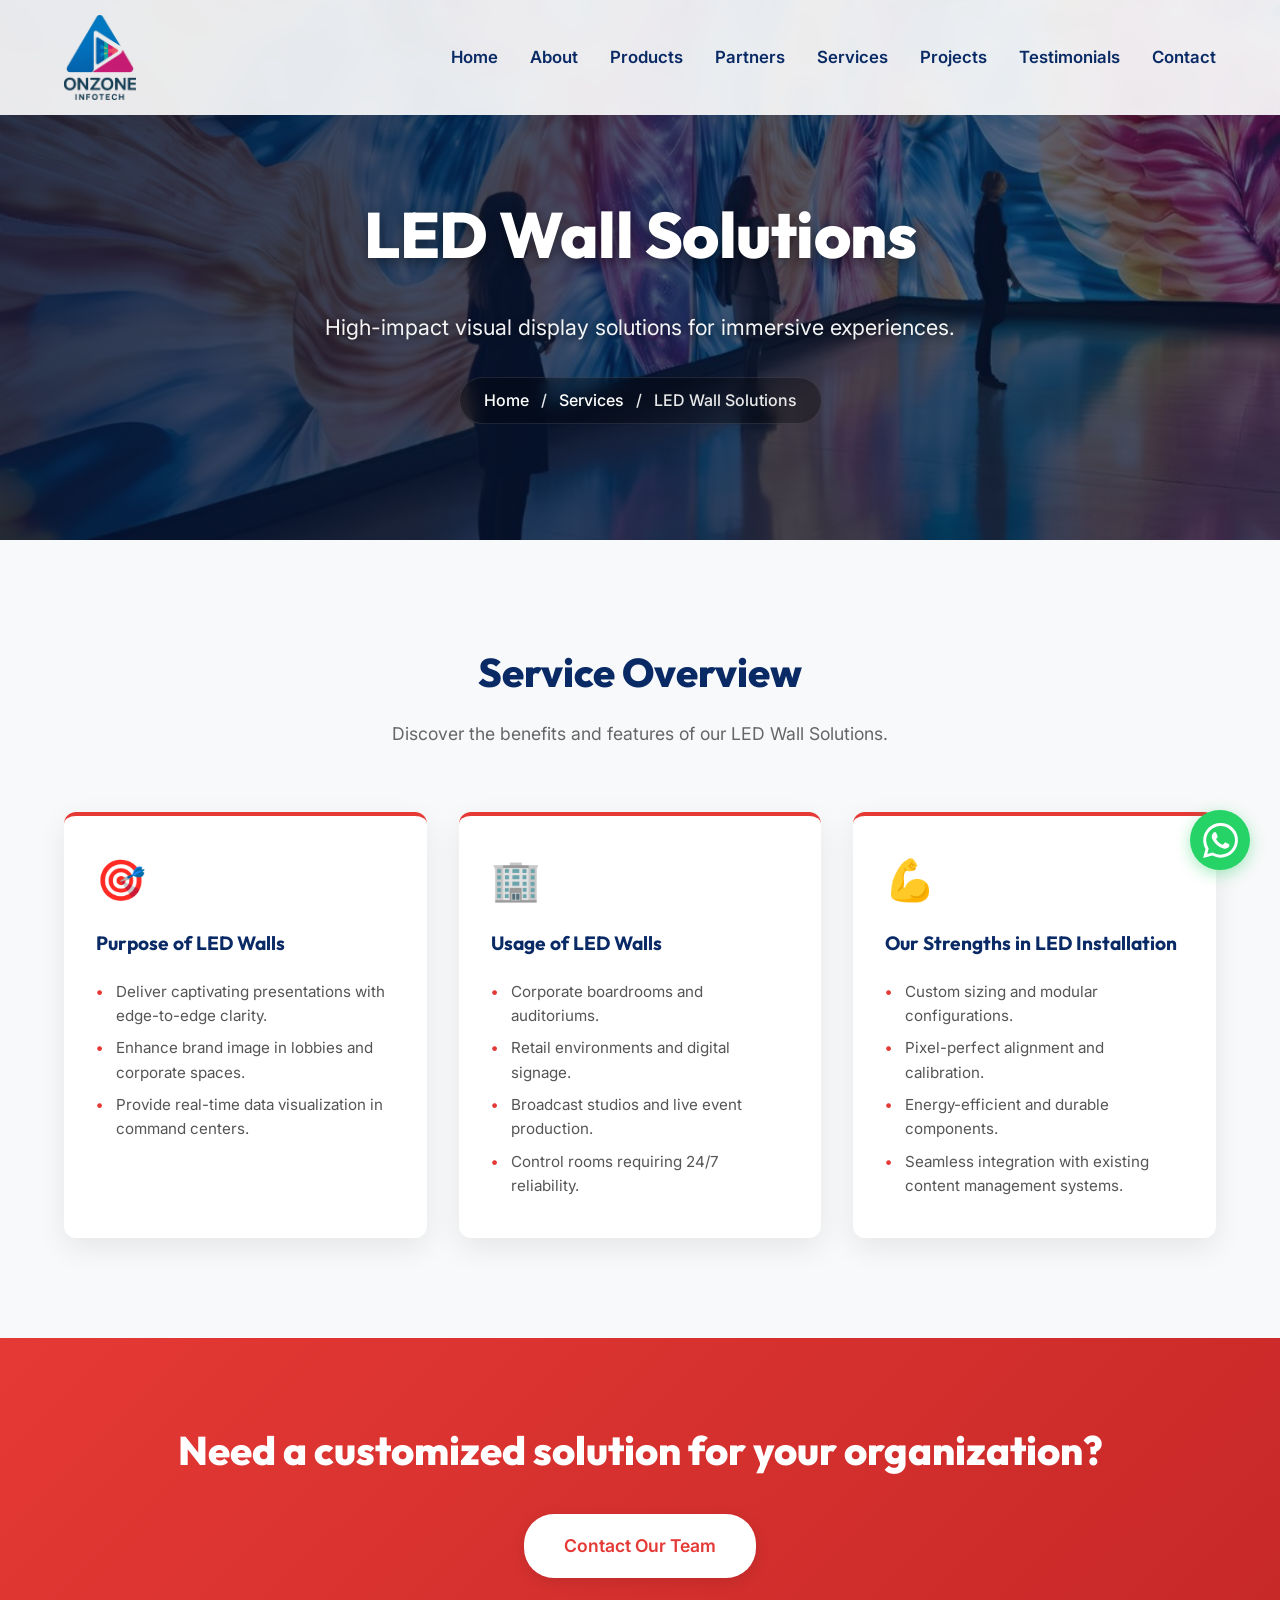
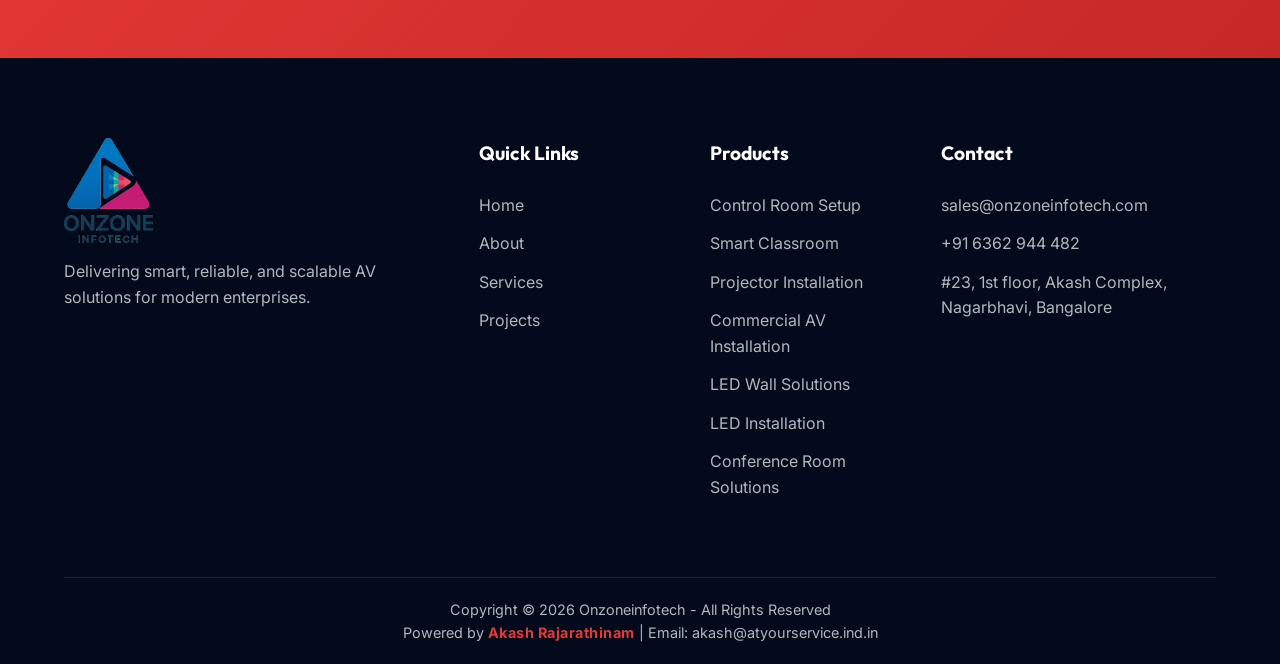
<file: service-led-wall.html>
<!doctype html>
<html lang="en">
  <head>
    <meta charset="UTF-8" />
    <meta name="viewport" content="width=device-width, initial-scale=1.0" />
    <title>LED Wall Solutions | Onzone Infotech</title>
    <meta
      name="description"
      content="High-impact visual display solutions for immersive experiences."
    />

    <!-- Google Fonts -->
    <link rel="preconnect" href="https://fonts.googleapis.com" />
    <link rel="preconnect" href="https://fonts.gstatic.com" crossorigin />
    <link
      href="https://fonts.googleapis.com/css2?family=Inter:wght@300;400;500;600;700;800&family=Outfit:wght@400;500;600;700;800&display=swap"
      rel="stylesheet"
    />

    <!-- Stylesheet -->
    <link rel="stylesheet" href="style.css?v=5" />
  </head>
  <body>
    <!-- NAVBAR -->
    <header class="navbar" id="navbar">
      <div class="container nav-container">
        <a href="#" class="logo">
          <img src="images/logo_transparent.png" alt="Onzone Infotech Logo" />
        </a>

        <nav class="nav-menu">
          <a href="index.html#home" class="nav-link">Home</a>
          <a href="index.html#about" class="nav-link">About</a>
          <a href="index.html#services" class="nav-link">Products</a>
          <a href="index.html#partners" class="nav-link">Partners</a>
          <a href="index.html#industries" class="nav-link">Services</a>
          <a href="index.html#projects" class="nav-link">Projects</a>
          <a href="index.html#testimonials" class="nav-link">Testimonials</a>
          <a href="index.html#contact" class="nav-link">Contact</a>
        </nav>

        <button class="mobile-toggle" aria-label="Toggle Menu">
          <span></span>
          <span></span>
          <span></span>
        </button>
      </div>
    </header>
    <div class="menu-overlay" id="menuOverlay"></div>

    <!-- HERO SECTION -->
    <section
      class="page-hero"
      style="background-image: url(&quot;images/ledwall.JPG&quot;)"
    >
      <div class="container page-hero-container fade-in-up">
        <h1 class="page-hero-title">LED Wall Solutions</h1>
        <p class="page-hero-subtitle">
          High-impact visual display solutions for immersive experiences.
        </p>
        <div class="breadcrumb">
          <a href="index.html">Home</a> <span class="breadcrumb-sep">/</span>
          <a href="index.html#services">Services</a>
          <span class="breadcrumb-sep">/</span> <span>LED Wall Solutions</span>
        </div>
      </div>
    </section>

    <!-- CONTENT SECTION -->
    <section class="service-details section-padding">
      <div class="container">
        <div class="text-center fade-in-up">
          <h2 class="section-title">Service Overview</h2>
          <p class="section-subtitle">
            Discover the benefits and features of our LED Wall Solutions.
          </p>
        </div>

        <div class="service-content-grid">
          <div class="feature-box fade-in-up delay-1">
            <div class="feature-icon">🎯</div>
            <h4>Purpose of LED Walls</h4>
            <ul>
              <li>
                Deliver captivating presentations with edge-to-edge clarity.
              </li>
              <li>Enhance brand image in lobbies and corporate spaces.</li>
              <li>Provide real-time data visualization in command centers.</li>
            </ul>
          </div>
          <div class="feature-box fade-in-up delay-2">
            <div class="feature-icon">🏢</div>
            <h4>Usage of LED Walls</h4>
            <ul>
              <li>Corporate boardrooms and auditoriums.</li>
              <li>Retail environments and digital signage.</li>
              <li>Broadcast studios and live event production.</li>
              <li>Control rooms requiring 24/7 reliability.</li>
            </ul>
          </div>
          <div class="feature-box fade-in-up delay-3">
            <div class="feature-icon">💪</div>
            <h4>Our Strengths in LED Installation</h4>
            <ul>
              <li>Custom sizing and modular configurations.</li>
              <li>Pixel-perfect alignment and calibration.</li>
              <li>Energy-efficient and durable components.</li>
              <li>
                Seamless integration with existing content management systems.
              </li>
            </ul>
          </div>
        </div>
      </div>
    </section>

    <!-- CTA SECTION -->
    <section class="cta-section text-center">
      <div class="container">
        <h2 class="cta-headline fade-in-up">
          Need a customized solution for your organization?
        </h2>
        <div class="fade-in-up delay-1 mt-4">
          <a href="index.html#contact" class="btn btn-light btn-large"
            >Contact Our Team</a
          >
        </div>
      </div>
    </section>

    <!-- FOOTER -->
    <footer class="footer">
      <div class="container">
        <div class="footer-grid">
          <div class="footer-col">
            <img
              src="images/logo_transparent.png"
              alt="Onzone Infotech"
              class="footer-logo"
            />
            <p class="mt-3">
              Delivering smart, reliable, and scalable AV solutions for modern
              enterprises.
            </p>
          </div>

          <div class="footer-col">
            <h3>Quick Links</h3>
            <ul class="footer-links">
              <li><a href="index.html#home">Home</a></li>
              <li><a href="index.html#about">About</a></li>
              <li><a href="index.html#services">Services</a></li>
              <li><a href="index.html#projects">Projects</a></li>
            </ul>
          </div>

          <div class="footer-col">
            <h3>Products</h3>
            <ul class="footer-links">
              <li>
                <a href="service-control-room.html">Control Room Setup</a>
              </li>
              <li>
                <a href="service-smart-classroom.html">Smart Classroom</a>
              </li>
              <li>
                <a href="service-projector.html">Projector Installation</a>
              </li>
              <li>
                <a href="service-commercial-av.html"
                  >Commercial AV Installation</a
                >
              </li>
              <li><a href="service-led-wall.html">LED Wall Solutions</a></li>
              <li>
                <a href="service-led-installation.html">LED Installation</a>
              </li>
              <li>
                <a href="service-conference-room.html"
                  >Conference Room Solutions</a
                >
              </li>
            </ul>
          </div>

          <div class="footer-col">
            <h3>Contact</h3>
            <ul class="footer-links">
              <li>
                <a href="mailto:sales@onzoneinfotech.com"
                  >sales@onzoneinfotech.com</a
                >
              </li>
              <li><a href="tel:+916362944482">+91 6362 944 482</a></li>
              <li class="mt-2">
                #23, 1st floor, Akash Complex, Nagarbhavi, Bangalore
              </li>
            </ul>
          </div>
        </div>

        <div class="footer-bottom">
          <p>Copyright &copy; 2026 Onzoneinfotech - All Rights Reserved</p>
          <p>
            Powered by
            <span
              style="
                color: var(--bright-red);
                font-weight: 700;
                letter-spacing: 0.5px;
              "
              >Akash Rajarathinam</span
            >
            | Email:
            <a href="mailto:akash@atyourservice.ind.in"
              >akash@atyourservice.ind.in</a
            >
          </p>
        </div>
      </div>
    </footer>

    <!-- WHATSAPP FLOATING BUTTON -->
    <a
      href="https://wa.me/916362944482?text=Hi,%20I%E2%80%99m%20interested%20in%20your%20AV%20solutions."
      target="_blank"
      class="whatsapp-btn pulse-glow"
      aria-label="Chat on WhatsApp"
    >
      <svg viewBox="0 0 24 24" fill="currentColor">
        <path
          d="M17.472 14.382c-.297-.149-1.758-.867-2.03-.967-.273-.099-.471-.148-.67.15-.197.297-.767.966-.94 1.164-.173.199-.347.223-.644.075-.297-.15-1.255-.463-2.39-1.475-.883-.788-1.48-1.761-1.653-2.059-.173-.297-.018-.458.13-.606.134-.133.298-.347.446-.52.149-.174.198-.298.298-.497.099-.198.05-.371-.025-.52-.075-.149-.669-1.612-.916-2.207-.242-.579-.487-.5-.669-.51a12.8 12.8 0 0 0-.57-.01c-.198 0-.52.074-.792.372-.272.297-1.04 1.016-1.04 2.479 0 1.462 1.065 2.875 1.213 3.074.149.198 2.096 3.2 5.077 4.487.709.306 1.262.489 1.694.625.712.227 1.36.195 1.871.118.571-.085 1.758-.719 2.006-1.413.248-.694.248-1.289.173-1.413-.074-.124-.272-.198-.57-.347m-5.421 7.403h-.004a9.87 9.87 0 0 1-5.031-1.378l-.361-.214-3.741.982.998-3.648-.235-.374a9.86 9.86 0 0 1-1.51-5.26c.001-5.45 4.436-9.884 9.888-9.884 2.64 0 5.122 1.03 6.988 2.898a9.825 9.825 0 0 1 2.893 6.994c-.003 5.45-4.437 9.884-9.885 9.884m8.413-18.297A11.815 11.815 0 0 0 12.05 0C5.495 0 .16 5.335.157 11.892c0 2.096.547 4.142 1.588 5.945L.057 24l6.305-1.654a11.882 11.882 0 0 0 5.683 1.448h.005c6.554 0 11.89-5.335 11.893-11.893a11.821 11.821 0 0 0-3.48-8.413Z"
        />
      </svg>
    </a>

    <!-- Script -->
    <script src="script.js?v=5"></script>
  </body>
</html>
</file>
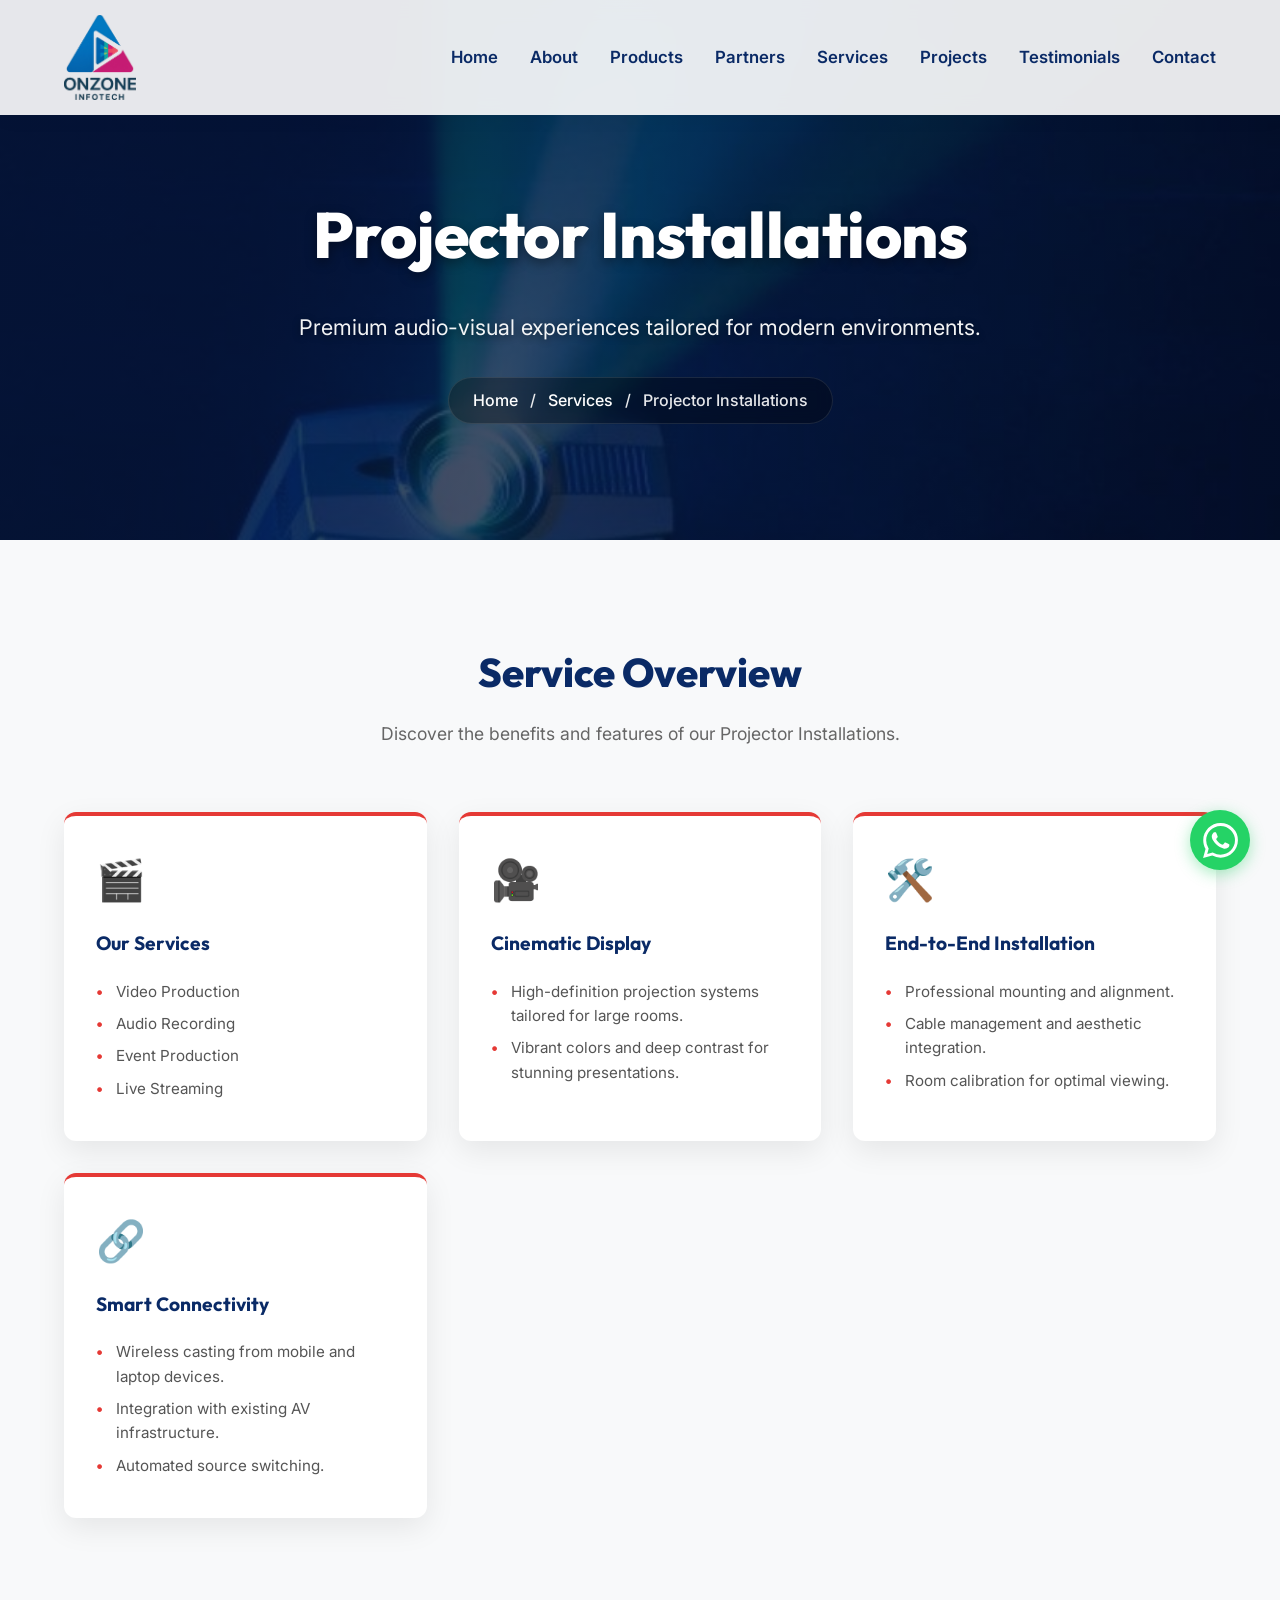
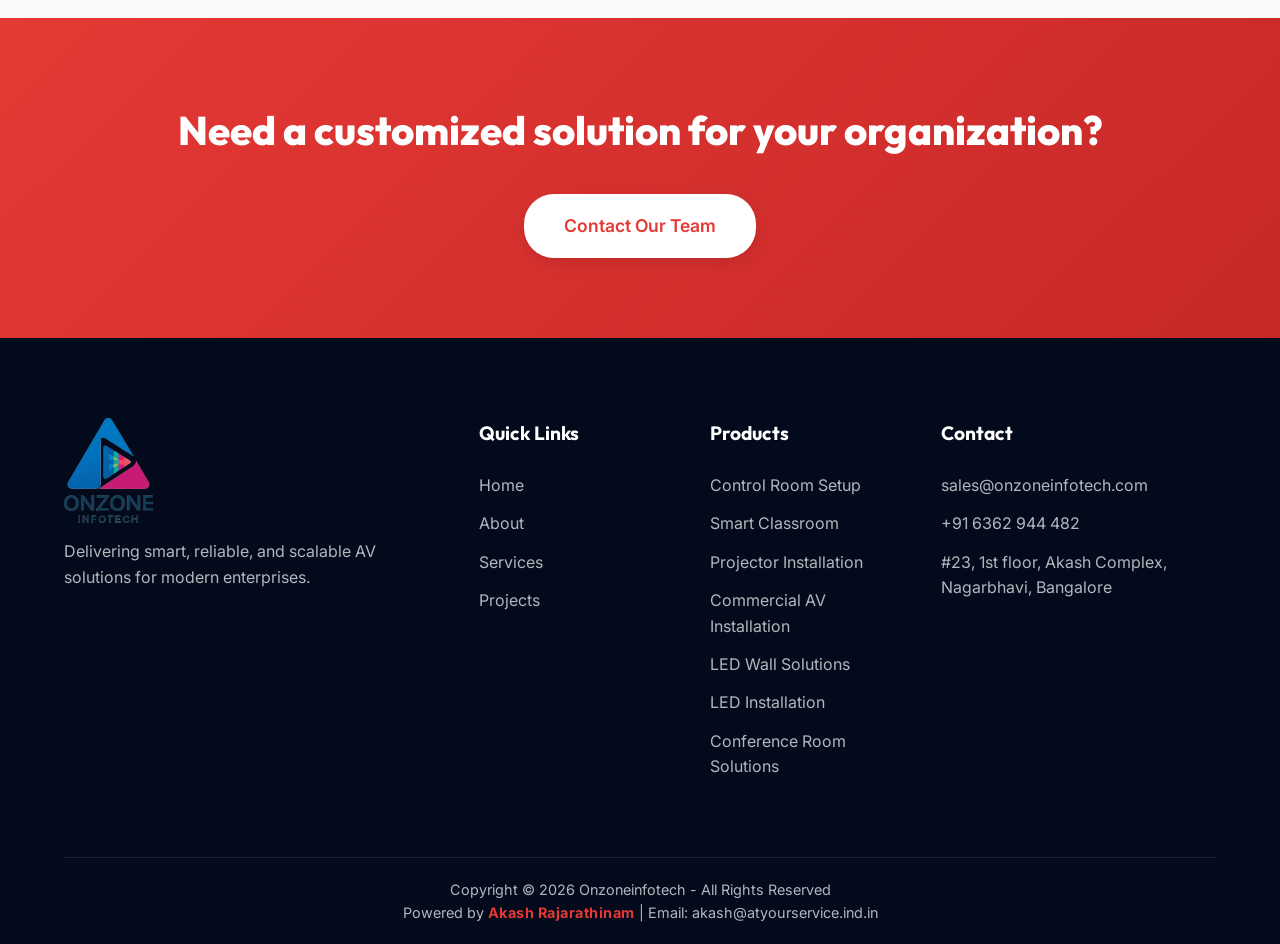
<file: service-projector.html>
<!doctype html>
<html lang="en">
  <head>
    <meta charset="UTF-8" />
    <meta name="viewport" content="width=device-width, initial-scale=1.0" />
    <title>Projector Installations | Onzone Infotech</title>
    <meta
      name="description"
      content="Premium audio-visual experiences tailored for modern environments."
    />

    <!-- Google Fonts -->
    <link rel="preconnect" href="https://fonts.googleapis.com" />
    <link rel="preconnect" href="https://fonts.gstatic.com" crossorigin />
    <link
      href="https://fonts.googleapis.com/css2?family=Inter:wght@300;400;500;600;700;800&family=Outfit:wght@400;500;600;700;800&display=swap"
      rel="stylesheet"
    />

    <!-- Stylesheet -->
    <link rel="stylesheet" href="style.css?v=5" />
  </head>
  <body>
    <!-- NAVBAR -->
    <header class="navbar" id="navbar">
      <div class="container nav-container">
        <a href="#" class="logo">
          <img src="images/logo_transparent.png" alt="Onzone Infotech Logo" />
        </a>

        <nav class="nav-menu">
          <a href="index.html#home" class="nav-link">Home</a>
          <a href="index.html#about" class="nav-link">About</a>
          <a href="index.html#services" class="nav-link">Products</a>
          <a href="index.html#partners" class="nav-link">Partners</a>
          <a href="index.html#industries" class="nav-link">Services</a>
          <a href="index.html#projects" class="nav-link">Projects</a>
          <a href="index.html#testimonials" class="nav-link">Testimonials</a>
          <a href="index.html#contact" class="nav-link">Contact</a>
        </nav>

        <button class="mobile-toggle" aria-label="Toggle Menu">
          <span></span>
          <span></span>
          <span></span>
        </button>
      </div>
    </header>
    <div class="menu-overlay" id="menuOverlay"></div>

    <!-- HERO SECTION -->
    <section
      class="page-hero"
      style="
        background-image: url(&quot;images/projectorinstallation.JPG&quot;);
      "
    >
      <div class="container page-hero-container fade-in-up">
        <h1 class="page-hero-title">Projector Installations</h1>
        <p class="page-hero-subtitle">
          Premium audio-visual experiences tailored for modern environments.
        </p>
        <div class="breadcrumb">
          <a href="index.html">Home</a> <span class="breadcrumb-sep">/</span>
          <a href="index.html#services">Services</a>
          <span class="breadcrumb-sep">/</span>
          <span>Projector Installations</span>
        </div>
      </div>
    </section>

    <!-- CONTENT SECTION -->
    <section class="service-details section-padding">
      <div class="container">
        <div class="text-center fade-in-up">
          <h2 class="section-title">Service Overview</h2>
          <p class="section-subtitle">
            Discover the benefits and features of our Projector Installations.
          </p>
        </div>

        <div class="service-content-grid">
          <div class="feature-box fade-in-up delay-1">
            <div class="feature-icon">🎬</div>
            <h4>Our Services</h4>
            <ul>
              <li>Video Production</li>
              <li>Audio Recording</li>
              <li>Event Production</li>
              <li>Live Streaming</li>
            </ul>
          </div>
          <div class="feature-box fade-in-up delay-2">
            <div class="feature-icon">🎥</div>
            <h4>Cinematic Display</h4>
            <ul>
              <li>
                High-definition projection systems tailored for large rooms.
              </li>
              <li>
                Vibrant colors and deep contrast for stunning presentations.
              </li>
            </ul>
          </div>
          <div class="feature-box fade-in-up delay-3">
            <div class="feature-icon">🛠️</div>
            <h4>End-to-End Installation</h4>
            <ul>
              <li>Professional mounting and alignment.</li>
              <li>Cable management and aesthetic integration.</li>
              <li>Room calibration for optimal viewing.</li>
            </ul>
          </div>
          <div class="feature-box fade-in-up delay-4">
            <div class="feature-icon">🔗</div>
            <h4>Smart Connectivity</h4>
            <ul>
              <li>Wireless casting from mobile and laptop devices.</li>
              <li>Integration with existing AV infrastructure.</li>
              <li>Automated source switching.</li>
            </ul>
          </div>
        </div>
      </div>
    </section>

    <!-- CTA SECTION -->
    <section class="cta-section text-center">
      <div class="container">
        <h2 class="cta-headline fade-in-up">
          Need a customized solution for your organization?
        </h2>
        <div class="fade-in-up delay-1 mt-4">
          <a href="index.html#contact" class="btn btn-light btn-large"
            >Contact Our Team</a
          >
        </div>
      </div>
    </section>

    <!-- FOOTER -->
    <footer class="footer">
      <div class="container">
        <div class="footer-grid">
          <div class="footer-col">
            <img
              src="images/logo_transparent.png"
              alt="Onzone Infotech"
              class="footer-logo"
            />
            <p class="mt-3">
              Delivering smart, reliable, and scalable AV solutions for modern
              enterprises.
            </p>
          </div>

          <div class="footer-col">
            <h3>Quick Links</h3>
            <ul class="footer-links">
              <li><a href="index.html#home">Home</a></li>
              <li><a href="index.html#about">About</a></li>
              <li><a href="index.html#services">Services</a></li>
              <li><a href="index.html#projects">Projects</a></li>
            </ul>
          </div>

          <div class="footer-col">
            <h3>Products</h3>
            <ul class="footer-links">
              <li>
                <a href="service-control-room.html">Control Room Setup</a>
              </li>
              <li>
                <a href="service-smart-classroom.html">Smart Classroom</a>
              </li>
              <li>
                <a href="service-projector.html">Projector Installation</a>
              </li>
              <li>
                <a href="service-commercial-av.html"
                  >Commercial AV Installation</a
                >
              </li>
              <li><a href="service-led-wall.html">LED Wall Solutions</a></li>
              <li>
                <a href="service-led-installation.html">LED Installation</a>
              </li>
              <li>
                <a href="service-conference-room.html"
                  >Conference Room Solutions</a
                >
              </li>
            </ul>
          </div>

          <div class="footer-col">
            <h3>Contact</h3>
            <ul class="footer-links">
              <li>
                <a href="mailto:sales@onzoneinfotech.com"
                  >sales@onzoneinfotech.com</a
                >
              </li>
              <li><a href="tel:+916362944482">+91 6362 944 482</a></li>
              <li class="mt-2">
                #23, 1st floor, Akash Complex, Nagarbhavi, Bangalore
              </li>
            </ul>
          </div>
        </div>

        <div class="footer-bottom">
          <p>Copyright &copy; 2026 Onzoneinfotech - All Rights Reserved</p>
          <p>
            Powered by
            <span
              style="
                color: var(--bright-red);
                font-weight: 700;
                letter-spacing: 0.5px;
              "
              >Akash Rajarathinam</span
            >
            | Email:
            <a href="mailto:akash@atyourservice.ind.in"
              >akash@atyourservice.ind.in</a
            >
          </p>
        </div>
      </div>
    </footer>

    <!-- WHATSAPP FLOATING BUTTON -->
    <a
      href="https://wa.me/916362944482?text=Hi,%20I%E2%80%99m%20interested%20in%20your%20AV%20solutions."
      target="_blank"
      class="whatsapp-btn pulse-glow"
      aria-label="Chat on WhatsApp"
    >
      <svg viewBox="0 0 24 24" fill="currentColor">
        <path
          d="M17.472 14.382c-.297-.149-1.758-.867-2.03-.967-.273-.099-.471-.148-.67.15-.197.297-.767.966-.94 1.164-.173.199-.347.223-.644.075-.297-.15-1.255-.463-2.39-1.475-.883-.788-1.48-1.761-1.653-2.059-.173-.297-.018-.458.13-.606.134-.133.298-.347.446-.52.149-.174.198-.298.298-.497.099-.198.05-.371-.025-.52-.075-.149-.669-1.612-.916-2.207-.242-.579-.487-.5-.669-.51a12.8 12.8 0 0 0-.57-.01c-.198 0-.52.074-.792.372-.272.297-1.04 1.016-1.04 2.479 0 1.462 1.065 2.875 1.213 3.074.149.198 2.096 3.2 5.077 4.487.709.306 1.262.489 1.694.625.712.227 1.36.195 1.871.118.571-.085 1.758-.719 2.006-1.413.248-.694.248-1.289.173-1.413-.074-.124-.272-.198-.57-.347m-5.421 7.403h-.004a9.87 9.87 0 0 1-5.031-1.378l-.361-.214-3.741.982.998-3.648-.235-.374a9.86 9.86 0 0 1-1.51-5.26c.001-5.45 4.436-9.884 9.888-9.884 2.64 0 5.122 1.03 6.988 2.898a9.825 9.825 0 0 1 2.893 6.994c-.003 5.45-4.437 9.884-9.885 9.884m8.413-18.297A11.815 11.815 0 0 0 12.05 0C5.495 0 .16 5.335.157 11.892c0 2.096.547 4.142 1.588 5.945L.057 24l6.305-1.654a11.882 11.882 0 0 0 5.683 1.448h.005c6.554 0 11.89-5.335 11.893-11.893a11.821 11.821 0 0 0-3.48-8.413Z"
        />
      </svg>
    </a>

    <!-- Script -->
    <script src="script.js?v=5"></script>
  </body>
</html>
</file>
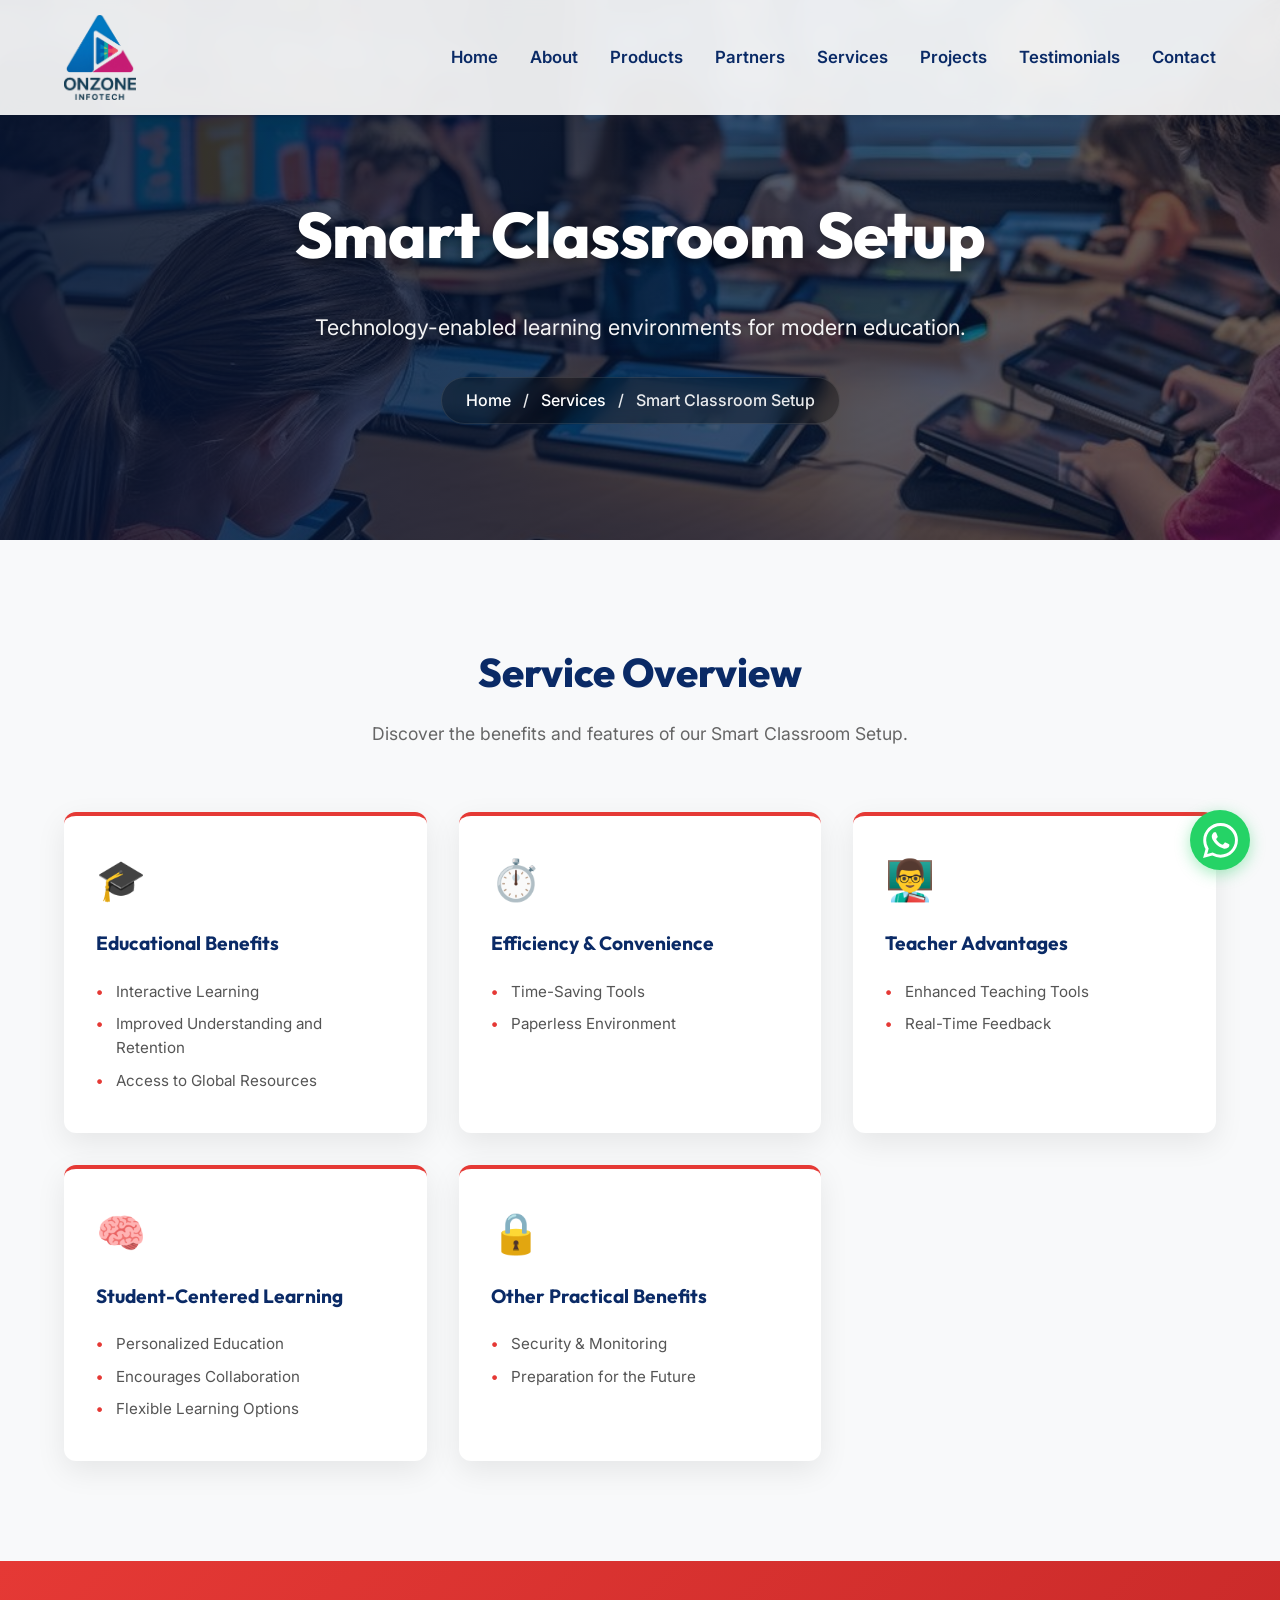
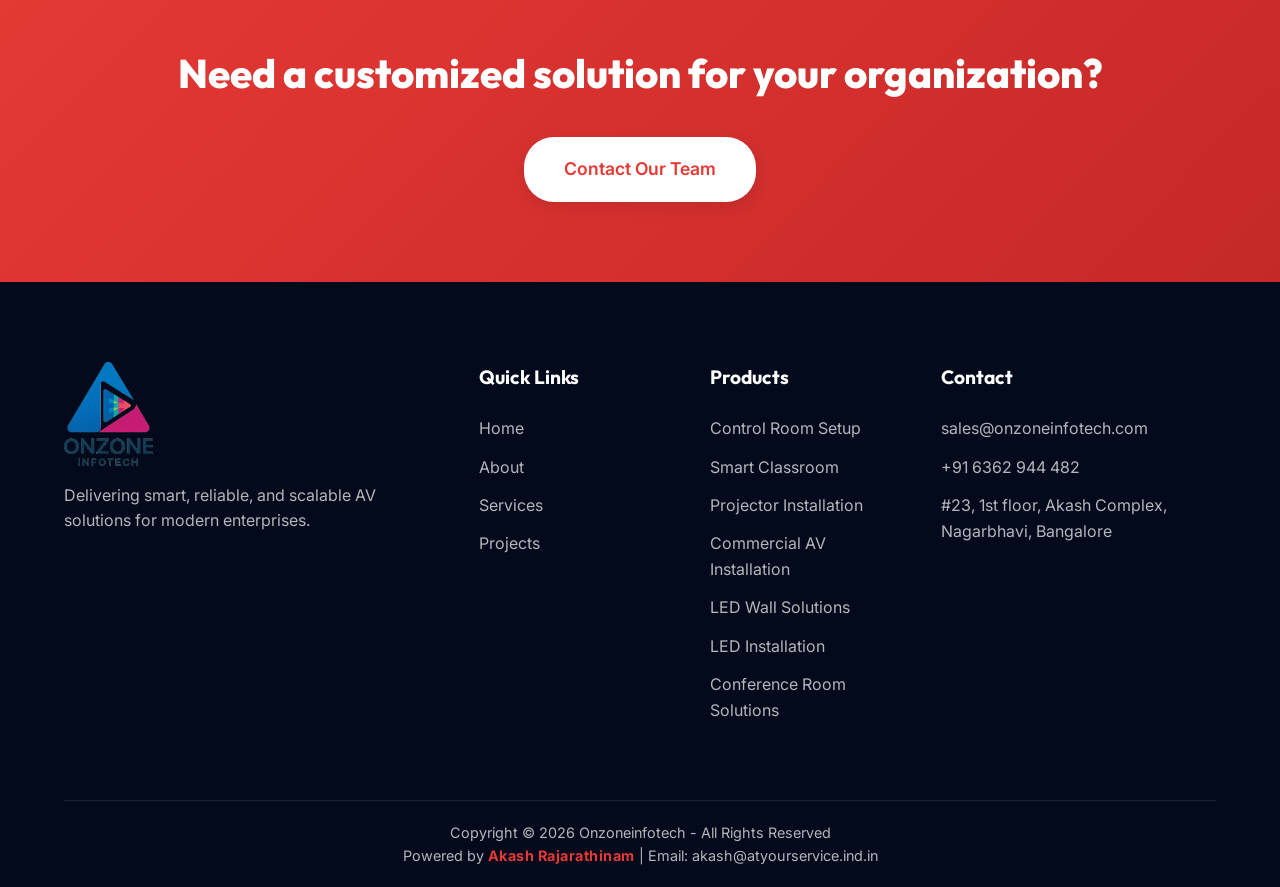
<file: service-smart-classroom.html>
<!doctype html>
<html lang="en">
  <head>
    <meta charset="UTF-8" />
    <meta name="viewport" content="width=device-width, initial-scale=1.0" />
    <title>Smart Classroom Setup | Onzone Infotech</title>
    <meta
      name="description"
      content="Technology-enabled learning environments for modern education."
    />

    <!-- Google Fonts -->
    <link rel="preconnect" href="https://fonts.googleapis.com" />
    <link rel="preconnect" href="https://fonts.gstatic.com" crossorigin />
    <link
      href="https://fonts.googleapis.com/css2?family=Inter:wght@300;400;500;600;700;800&family=Outfit:wght@400;500;600;700;800&display=swap"
      rel="stylesheet"
    />

    <!-- Stylesheet -->
    <link rel="stylesheet" href="style.css?v=5" />
  </head>
  <body>
    <!-- NAVBAR -->
    <header class="navbar" id="navbar">
      <div class="container nav-container">
        <a href="#" class="logo">
          <img src="images/logo_transparent.png" alt="Onzone Infotech Logo" />
        </a>

        <nav class="nav-menu">
          <a href="index.html#home" class="nav-link">Home</a>
          <a href="index.html#about" class="nav-link">About</a>
          <a href="index.html#services" class="nav-link">Products</a>
          <a href="index.html#partners" class="nav-link">Partners</a>
          <a href="index.html#industries" class="nav-link">Services</a>
          <a href="index.html#projects" class="nav-link">Projects</a>
          <a href="index.html#testimonials" class="nav-link">Testimonials</a>
          <a href="index.html#contact" class="nav-link">Contact</a>
        </nav>

        <button class="mobile-toggle" aria-label="Toggle Menu">
          <span></span>
          <span></span>
          <span></span>
        </button>
      </div>
    </header>
    <div class="menu-overlay" id="menuOverlay"></div>

    <!-- HERO SECTION -->
    <section
      class="page-hero"
      style="background-image: url(&quot;images/smartclassroom.JPG&quot;)"
    >
      <div class="container page-hero-container fade-in-up">
        <h1 class="page-hero-title">Smart Classroom Setup</h1>
        <p class="page-hero-subtitle">
          Technology-enabled learning environments for modern education.
        </p>
        <div class="breadcrumb">
          <a href="index.html">Home</a> <span class="breadcrumb-sep">/</span>
          <a href="index.html#services">Services</a>
          <span class="breadcrumb-sep">/</span>
          <span>Smart Classroom Setup</span>
        </div>
      </div>
    </section>

    <!-- CONTENT SECTION -->
    <section class="service-details section-padding">
      <div class="container">
        <div class="text-center fade-in-up">
          <h2 class="section-title">Service Overview</h2>
          <p class="section-subtitle">
            Discover the benefits and features of our Smart Classroom Setup.
          </p>
        </div>

        <div class="service-content-grid">
          <div class="feature-box fade-in-up delay-1">
            <div class="feature-icon">🎓</div>
            <h4>Educational Benefits</h4>
            <ul>
              <li>Interactive Learning</li>
              <li>Improved Understanding and Retention</li>
              <li>Access to Global Resources</li>
            </ul>
          </div>
          <div class="feature-box fade-in-up delay-2">
            <div class="feature-icon">⏱️</div>
            <h4>Efficiency & Convenience</h4>
            <ul>
              <li>Time-Saving Tools</li>
              <li>Paperless Environment</li>
            </ul>
          </div>
          <div class="feature-box fade-in-up delay-3">
            <div class="feature-icon">👨‍🏫</div>
            <h4>Teacher Advantages</h4>
            <ul>
              <li>Enhanced Teaching Tools</li>
              <li>Real-Time Feedback</li>
            </ul>
          </div>
          <div class="feature-box fade-in-up delay-4">
            <div class="feature-icon">🧠</div>
            <h4>Student-Centered Learning</h4>
            <ul>
              <li>Personalized Education</li>
              <li>Encourages Collaboration</li>
              <li>Flexible Learning Options</li>
            </ul>
          </div>
          <div class="feature-box fade-in-up delay-1">
            <div class="feature-icon">🔒</div>
            <h4>Other Practical Benefits</h4>
            <ul>
              <li>Security & Monitoring</li>
              <li>Preparation for the Future</li>
            </ul>
          </div>
        </div>
      </div>
    </section>

    <!-- CTA SECTION -->
    <section class="cta-section text-center">
      <div class="container">
        <h2 class="cta-headline fade-in-up">
          Need a customized solution for your organization?
        </h2>
        <div class="fade-in-up delay-1 mt-4">
          <a href="index.html#contact" class="btn btn-light btn-large"
            >Contact Our Team</a
          >
        </div>
      </div>
    </section>

    <!-- FOOTER -->
    <footer class="footer">
      <div class="container">
        <div class="footer-grid">
          <div class="footer-col">
            <img
              src="images/logo_transparent.png"
              alt="Onzone Infotech"
              class="footer-logo"
            />
            <p class="mt-3">
              Delivering smart, reliable, and scalable AV solutions for modern
              enterprises.
            </p>
          </div>

          <div class="footer-col">
            <h3>Quick Links</h3>
            <ul class="footer-links">
              <li><a href="index.html#home">Home</a></li>
              <li><a href="index.html#about">About</a></li>
              <li><a href="index.html#services">Services</a></li>
              <li><a href="index.html#projects">Projects</a></li>
            </ul>
          </div>

          <div class="footer-col">
            <h3>Products</h3>
            <ul class="footer-links">
              <li>
                <a href="service-control-room.html">Control Room Setup</a>
              </li>
              <li>
                <a href="service-smart-classroom.html">Smart Classroom</a>
              </li>
              <li>
                <a href="service-projector.html">Projector Installation</a>
              </li>
              <li>
                <a href="service-commercial-av.html"
                  >Commercial AV Installation</a
                >
              </li>
              <li><a href="service-led-wall.html">LED Wall Solutions</a></li>
              <li>
                <a href="service-led-installation.html">LED Installation</a>
              </li>
              <li>
                <a href="service-conference-room.html"
                  >Conference Room Solutions</a
                >
              </li>
            </ul>
          </div>

          <div class="footer-col">
            <h3>Contact</h3>
            <ul class="footer-links">
              <li>
                <a href="mailto:sales@onzoneinfotech.com"
                  >sales@onzoneinfotech.com</a
                >
              </li>
              <li><a href="tel:+916362944482">+91 6362 944 482</a></li>
              <li class="mt-2">
                #23, 1st floor, Akash Complex, Nagarbhavi, Bangalore
              </li>
            </ul>
          </div>
        </div>

        <div class="footer-bottom">
          <p>Copyright &copy; 2026 Onzoneinfotech - All Rights Reserved</p>
          <p>
            Powered by
            <span
              style="
                color: var(--bright-red);
                font-weight: 700;
                letter-spacing: 0.5px;
              "
              >Akash Rajarathinam</span
            >
            | Email:
            <a href="mailto:akash@atyourservice.ind.in"
              >akash@atyourservice.ind.in</a
            >
          </p>
        </div>
      </div>
    </footer>

    <!-- WHATSAPP FLOATING BUTTON -->
    <a
      href="https://wa.me/916362944482?text=Hi,%20I%E2%80%99m%20interested%20in%20your%20AV%20solutions."
      target="_blank"
      class="whatsapp-btn pulse-glow"
      aria-label="Chat on WhatsApp"
    >
      <svg viewBox="0 0 24 24" fill="currentColor">
        <path
          d="M17.472 14.382c-.297-.149-1.758-.867-2.03-.967-.273-.099-.471-.148-.67.15-.197.297-.767.966-.94 1.164-.173.199-.347.223-.644.075-.297-.15-1.255-.463-2.39-1.475-.883-.788-1.48-1.761-1.653-2.059-.173-.297-.018-.458.13-.606.134-.133.298-.347.446-.52.149-.174.198-.298.298-.497.099-.198.05-.371-.025-.52-.075-.149-.669-1.612-.916-2.207-.242-.579-.487-.5-.669-.51a12.8 12.8 0 0 0-.57-.01c-.198 0-.52.074-.792.372-.272.297-1.04 1.016-1.04 2.479 0 1.462 1.065 2.875 1.213 3.074.149.198 2.096 3.2 5.077 4.487.709.306 1.262.489 1.694.625.712.227 1.36.195 1.871.118.571-.085 1.758-.719 2.006-1.413.248-.694.248-1.289.173-1.413-.074-.124-.272-.198-.57-.347m-5.421 7.403h-.004a9.87 9.87 0 0 1-5.031-1.378l-.361-.214-3.741.982.998-3.648-.235-.374a9.86 9.86 0 0 1-1.51-5.26c.001-5.45 4.436-9.884 9.888-9.884 2.64 0 5.122 1.03 6.988 2.898a9.825 9.825 0 0 1 2.893 6.994c-.003 5.45-4.437 9.884-9.885 9.884m8.413-18.297A11.815 11.815 0 0 0 12.05 0C5.495 0 .16 5.335.157 11.892c0 2.096.547 4.142 1.588 5.945L.057 24l6.305-1.654a11.882 11.882 0 0 0 5.683 1.448h.005c6.554 0 11.89-5.335 11.893-11.893a11.821 11.821 0 0 0-3.48-8.413Z"
        />
      </svg>
    </a>

    <!-- Script -->
    <script src="script.js?v=5"></script>
  </body>
</html>
</file>
<file: style.css>
:root {
  /* Colors */
  --deep-blue: #0A2A66;
  --bright-red: #E53935;
  --white: #FFFFFF;
  --light-gray: #F8F9FA;
  --dark-bg: #051535;
  --text-dark: #333333;
  --text-light: #EEEEEE;
  
  /* Gradients */
  --blue-gradient: linear-gradient(135deg, #0A2A66 0%, #051535 100%);
  --red-gradient: linear-gradient(135deg, #E53935 0%, #C62828 100%);
  --glass-bg: rgba(255, 255, 255, 0.05);
  --glass-border: rgba(255, 255, 255, 0.1);

  /* Shadows */
  --soft-shadow: 0 10px 30px rgba(0, 0, 0, 0.08);
  --glow-shadow: 0 0 20px rgba(229, 57, 53, 0.4);

  /* Borders / Radii */
  --border-radius: 12px;
  
  /* Transitions */
  --transition-fast: 0.2s ease;
  --transition-normal: 0.4s ease;
}

* {
  margin: 0;
  padding: 0;
  box-sizing: border-box;
}

html {
  scroll-behavior: smooth;
}

body {
  font-family: 'Inter', sans-serif;
  background-color: var(--light-gray);
  color: var(--text-dark);
  line-height: 1.6;
  overflow-x: hidden;
}

h1, h2, h3, h4, h5, h6 {
  font-family: 'Outfit', sans-serif;
}

img {
  max-width: 100%;
  display: block;
  object-fit: cover;
}

a {
  text-decoration: none;
  color: inherit;
}

/* Utilities */
.container {
  width: 90%;
  max-width: 1280px;
  margin: 0 auto;
}

.section-padding {
  padding: 100px 0;
}

.text-center {
  text-align: center;
}

.text-white {
  color: var(--white) !important;
}

.text-light {
  color: var(--text-light) !important;
}

.mt-2 { margin-top: 0.5rem; }
.mt-3 { margin-top: 1rem; }
.mt-4 { margin-top: 2rem; }
.w-100 { width: 100%; }

.section-title {
  font-size: 2.5rem;
  font-weight: 800;
  color: var(--deep-blue);
  margin-bottom: 1rem;
}

.section-subtitle {
  font-size: 1.1rem;
  color: #666;
  margin-bottom: 4rem;
}

.btn {
  display: inline-flex;
  align-items: center;
  justify-content: center;
  padding: 14px 32px;
  border-radius: 30px;
  font-weight: 600;
  font-size: 1rem;
  cursor: pointer;
  transition: var(--transition-normal);
  border: none;
}

.btn-primary {
  background: var(--red-gradient);
  color: var(--white);
  box-shadow: 0 4px 15px rgba(229, 57, 53, 0.3);
}

.btn-primary:hover {
  transform: translateY(-3px);
  box-shadow: 0 8px 25px rgba(229, 57, 53, 0.5);
}

.btn-outline {
  background: transparent;
  color: var(--deep-blue);
  border: 2px solid var(--deep-blue);
}

.btn-outline:hover {
  background: var(--deep-blue);
  color: var(--white);
  transform: translateY(-3px);
}

.btn-light {
  background: var(--white);
  color: var(--bright-red);
  box-shadow: 0 4px 15px rgba(0, 0, 0, 0.1);
}

.btn-light:hover {
  transform: translateY(-3px);
  box-shadow: 0 8px 25px rgba(0, 0, 0, 0.2);
}

.btn-large {
  padding: 18px 40px;
  font-size: 1.1rem;
}

/* Glassmorphism Classes */
.glass-card {
  background: var(--white);
  border: 1px solid rgba(0,0,0,0.05);
  border-radius: var(--border-radius);
  box-shadow: var(--soft-shadow);
  transition: var(--transition-normal);
}

.glass-card:hover {
  transform: translateY(-5px);
  box-shadow: 0 15px 35px rgba(0, 0, 0, 0.1);
}

/* Navbar */
.navbar {
  position: fixed;
  top: 0;
  left: 0;
  width: 100%;
  z-index: 1000;
  background: rgba(255, 255, 255, 0.9);
  backdrop-filter: blur(10px);
  -webkit-backdrop-filter: blur(10px);
  box-shadow: 0 2px 20px rgba(0, 0, 0, 0.05);
  transition: var(--transition-normal);
  padding: 15px 0;
}

.navbar.scrolled {
  padding: 10px 0;
}

.nav-container {
  display: flex;
  justify-content: space-between;
  align-items: center;
}

.logo img {
  height: 85px;
  object-fit: contain;
}

.nav-menu {
  display: flex;
  gap: 2rem;
}

.nav-link {
  font-weight: 600;
  font-size: 1.05rem;
  color: var(--deep-blue);
  position: relative;
  transition: var(--transition-fast);
}

.nav-link:hover {
  color: var(--bright-red);
}

.nav-link::after {
  content: '';
  position: absolute;
  bottom: -5px;
  left: 0;
  width: 0%;
  height: 2px;
  background: var(--bright-red);
  transition: var(--transition-normal);
}

.nav-link:hover::after {
  width: 100%;
}

.mobile-toggle {
  display: none;
  background: none;
  border: none;
  cursor: pointer;
}

.mobile-toggle span {
  display: block;
  width: 25px;
  height: 2px;
  background: var(--deep-blue);
  margin-bottom: 5px;
  transition: var(--transition-fast);
}

/* Hero Section */
.hero {
  position: relative;
  min-height: 100vh;
  display: flex;
  align-items: center;
  padding-top: 100px;
  padding-bottom: 60px;
  background: var(--blue-gradient);
  color: var(--white);
  overflow: hidden;
}

.hero-bg-glow {
  position: absolute;
  top: 20%;
  left: 10%;
  width: 50vw;
  height: 50vw;
  background: radial-gradient(circle, rgba(229,57,53,0.15) 0%, rgba(10,42,102,0) 70%);
  border-radius: 50%;
  z-index: 0;
  animation: pulse 8s infinite alternate;
}

@keyframes pulse {
  0% { transform: scale(1); opacity: 0.5; }
  100% { transform: scale(1.2); opacity: 1; }
}

.hero-container {
  display: grid;
  grid-template-columns: 1fr 1fr;
  gap: 4rem;
  align-items: center;
  z-index: 1;
}

.badge {
  display: inline-block;
  padding: 6px 16px;
  background: rgba(255, 255, 255, 0.1);
  border: 1px solid rgba(255,255,255,0.2);
  border-radius: 20px;
  font-size: 0.85rem;
  font-weight: 600;
  margin-bottom: 1.5rem;
  backdrop-filter: blur(5px);
}

.hero-title {
  font-size: 4rem;
  line-height: 1.1;
  margin-bottom: 1rem;
}

.hero-title span {
  color: var(--bright-red);
  text-shadow: 0 0 15px rgba(229, 57, 53, 0.4);
}

.hero-subtitle {
  font-size: 1.2rem;
  opacity: 0.9;
  margin-bottom: 2rem;
}

.hero-hooks {
  list-style: none;
  margin-bottom: 2.5rem;
}

.hero-hooks li {
  display: flex;
  align-items: center;
  gap: 10px;
  font-size: 1.1rem;
  margin-bottom: 0.8rem;
  font-weight: 500;
}

.check-icon {
  width: 24px;
  height: 24px;
  color: var(--bright-red);
}

.hero-buttons {
  display: flex;
  gap: 1rem;
}

.hero-buttons .btn-outline {
  color: var(--white);
  border-color: rgba(255,255,255,0.5);
}

.hero-buttons .btn-outline:hover {
  background: var(--white);
  color: var(--deep-blue);
}

.visual-wrapper {
  position: relative;
  padding: 10px;
  background: rgba(255,255,255,0.1);
  border: 1px solid rgba(255,255,255,0.2);
}

.hero-img {
  border-radius: calc(var(--border-radius) - 5px);
  width: 100%;
  height: auto;
  box-shadow: 0 20px 40px rgba(0,0,0,0.3);
}

.visual-badge {
  position: absolute;
  bottom: -20px;
  left: 20px;
  background: var(--white);
  color: var(--deep-blue);
  padding: 10px 20px;
  border-radius: 30px;
  font-weight: 600;
  display: flex;
  align-items: center;
  gap: 10px;
  box-shadow: 0 10px 20px rgba(0,0,0,0.15);
}

.pulse-dot {
  width: 10px;
  height: 10px;
  background: var(--bright-red);
  border-radius: 50%;
  animation: dot-pulse 1.5s infinite;
}

@keyframes dot-pulse {
  0% { box-shadow: 0 0 0 0 rgba(229, 57, 53, 0.7); }
  70% { box-shadow: 0 0 0 10px rgba(229, 57, 53, 0); }
  100% { box-shadow: 0 0 0 0 rgba(229, 57, 53, 0); }
}

/* About Section */
.about-grid {
  display: grid;
  grid-template-columns: 1fr 1fr;
  gap: 4rem;
  align-items: center;
}

.about-mission, .about-approach {
  display: flex;
  gap: 1.5rem;
  padding: 1.5rem;
  align-items: flex-start;
}

.mission-icon {
  font-size: 2.5rem;
  background: var(--blue-gradient);
  -webkit-background-clip: text;
  -webkit-text-fill-color: transparent;
}

.about-mission h3, .about-approach h3 {
  color: var(--deep-blue);
  margin-bottom: 0.5rem;
  font-size: 1.2rem;
}

.about-cards {
  display: flex;
  flex-direction: column;
  gap: 1.5rem;
}

.about-highlight-card {
  background: var(--white);
  padding: 1.5rem;
  border-radius: var(--border-radius);
  border-left: 4px solid var(--bright-red);
  box-shadow: var(--soft-shadow);
  display: flex;
  flex-direction: column;
  transition: var(--transition-normal);
}

.about-highlight-card:hover {
  transform: translateX(10px);
  background: var(--blue-gradient);
  color: var(--white);
}

.about-highlight-card:hover h4,
.about-highlight-card:hover p {
  color: var(--white);
}

.icon-box {
  font-size: 2rem;
  margin-bottom: 1rem;
}

.about-highlight-card h4 {
  color: var(--deep-blue);
  font-size: 1.2rem;
  margin-bottom: 0.5rem;
}

/* Services */
.services {
  background: var(--white);
}

.services-grid {
  display: grid;
  grid-template-columns: repeat(auto-fit, minmax(320px, 1fr));
  gap: 2rem;
}

.service-card {
  overflow: hidden;
  text-align: left;
  border: 1px solid #eee;
}

.service-img-wrapper {
  height: 220px;
  overflow: hidden;
}

.service-img-wrapper img {
  width: 100%;
  height: 100%;
  transition: transform 0.6s ease;
}

.service-card:hover .service-img-wrapper img {
  transform: scale(1.08);
}

.service-content {
  padding: 1.5rem;
}

.service-content h3 {
  color: var(--deep-blue);
  font-size: 1.4rem;
  margin-bottom: 1rem;
}

.service-content ul {
  list-style: none;
}

.service-content ul li {
  display: flex;
  align-items: center;
  gap: 10px;
  margin-bottom: 0.5rem;
  color: #555;
  font-size: 0.95rem;
}

.service-content ul li svg {
  width: 18px;
  height: 18px;
  color: var(--bright-red);
}

/* Partners */
.partners-grid {
  display: flex;
  flex-wrap: wrap;
  justify-content: center;
  gap: 3rem;
  align-items: center;
}

.partner-logo img {
  max-width: 120px;
  max-height: 60px;
  filter: grayscale(100%) opacity(0.6);
  transition: var(--transition-normal);
}

.partner-logo:hover img {
  filter: grayscale(0%) opacity(1);
  transform: scale(1.1);
}

/* Industries */
.industries {
  background: var(--blue-gradient);
  position: relative;
}

.industries::before {
  content: '';
  position: absolute;
  top: 0; left: 0; right: 0; bottom: 0;
  background: url('[data-uri]') repeat;
  opacity: 0.5;
}

.industries-grid {
  display: grid;
  grid-template-columns: repeat(auto-fit, minmax(200px, 1fr));
  gap: 1.5rem;
  position: relative;
  z-index: 1;
}

.industry-card {
  background: rgba(255,255,255,0.05);
  backdrop-filter: blur(10px);
  border: 1px solid rgba(255,255,255,0.1);
  padding: 2rem 1rem;
  border-radius: var(--border-radius);
  color: var(--white);
  transition: var(--transition-normal);
}

.industry-card:hover {
  background: var(--bright-red);
  transform: translateY(-10px);
  box-shadow: 0 10px 20px rgba(229, 57, 53, 0.3);
}

.ind-icon {
  font-size: 3rem;
  margin-bottom: 1rem;
}

/* Why Choose Us */
.why-grid {
  display: grid;
  grid-template-columns: repeat(auto-fit, minmax(250px, 1fr));
  gap: 2rem;
}

.why-card {
  padding: 2rem;
  display: flex;
  flex-direction: column;
  align-items: center;
  gap: 1rem;
  border: 1px solid #eee;
}

.why-icon {
  font-size: 2.5rem;
}

.why-card h4 {
  color: var(--deep-blue);
  font-size: 1.1rem;
}

/* Projects */
.projects {
  background: var(--white);
}

.projects-grid {
  display: grid;
  grid-template-columns: repeat(auto-fit, minmax(300px, 1fr));
  gap: 1rem;
}

.project-item {
  position: relative;
  border-radius: var(--border-radius);
  overflow: hidden;
  height: 300px;
}

.project-item img {
  width: 100%;
  height: 100%;
  transition: transform 0.8s ease;
}

.project-overlay {
  position: absolute;
  inset: 0;
  background: linear-gradient(to top, rgba(10,42,102,0.9), transparent);
  display: flex;
  align-items: flex-end;
  padding: 2rem;
  opacity: 0;
  transition: var(--transition-normal);
}

.project-item:hover img {
  transform: scale(1.1);
}

.project-item:hover .project-overlay {
  opacity: 1;
}

.project-overlay h4 {
  color: var(--white);
  font-size: 1.5rem;
  transform: translateY(20px);
  transition: var(--transition-normal);
}

.project-item:hover .project-overlay h4 {
  transform: translateY(0);
}

/* Testimonials */
.testimonials {
  background: var(--blue-gradient);
}

.testimonials-grid {
  display: grid;
  grid-template-columns: repeat(auto-fit, minmax(300px, 1fr));
  gap: 2rem;
}

.testimonial-card {
  background: rgba(255,255,255,0.05);
  border-color: rgba(255,255,255,0.1);
  padding: 2rem;
  color: var(--white);
  text-align: left;
}

.stars {
  color: #FFC107;
  font-size: 1.2rem;
  margin-bottom: 1rem;
  letter-spacing: 2px;
}

.quote {
  font-size: 1.1rem;
  font-style: italic;
  margin-bottom: 1.5rem;
  opacity: 0.9;
}

.author {
  font-weight: 600;
  color: var(--bright-red);
  font-size: 1.1rem;
}

/* Contact Section */
.contact-grid {
  display: grid;
  grid-template-columns: 1fr 1fr;
  background: var(--white);
  border: 1px solid #eee;
  overflow: hidden;
}

.contact-info {
  background: var(--light-gray);
  padding: 4rem;
}

.info-item {
  display: flex;
  align-items: flex-start;
  gap: 15px;
  margin-bottom: 1.5rem;
}

.icon-circle {
  width: 40px;
  height: 40px;
  background: var(--white);
  border-radius: 50%;
  display: flex;
  align-items: center;
  justify-content: center;
  font-size: 1.2rem;
  box-shadow: 0 4px 10px rgba(0,0,0,0.05);
  flex-shrink: 0;
}

.contact-form-container {
  padding: 4rem;
}

.form-group {
  margin-bottom: 1.5rem;
}

.form-group label {
  display: block;
  font-weight: 500;
  margin-bottom: 0.5rem;
  color: var(--deep-blue);
}

.form-group input,
.form-group textarea {
  width: 100%;
  padding: 12px 15px;
  border: 1px solid #ddd;
  border-radius: 8px;
  font-family: inherit;
  font-size: 1rem;
  transition: var(--transition-fast);
}

.form-group input:focus,
.form-group textarea:focus {
  outline: none;
  border-color: var(--bright-red);
  box-shadow: 0 0 0 3px rgba(229,57,53,0.1);
}

.form-group textarea {
  resize: vertical;
}

/* CTA */
.cta-section {
  padding: 80px 0;
  background: var(--red-gradient);
  color: var(--white);
}

.cta-headline {
  font-size: 2.5rem;
  font-family: 'Outfit', sans-serif;
  font-weight: 800;
}

/* Footer */
.footer {
  background: #020a1c;
  color: rgba(255,255,255,0.7);
  padding: 80px 0 20px;
}

.footer-grid {
  display: grid;
  grid-template-columns: 2fr 1fr 1fr 1.5fr;
  gap: 3rem;
  margin-bottom: 4rem;
}

.footer-logo {
  max-height: 105px;
  max-width: 100%;
  width: auto;
  object-fit: contain;
  background-color: transparent;
  display: block;
  margin-right: auto;
  color: var(--white);
  font-weight: 700;
}

.footer h3 {
  color: var(--white);
  font-size: 1.2rem;
  margin-bottom: 1.5rem;
}

.footer-links {
  list-style: none;
}

.footer-links li {
  margin-bottom: 0.8rem;
}

.footer-links a {
  transition: var(--transition-fast);
}

.footer-links a:hover {
  color: var(--bright-red);
}

.footer-bottom {
  text-align: center;
  padding-top: 20px;
  border-top: 1px solid rgba(255,255,255,0.1);
  font-size: 0.9rem;
}

/* WhatsApp Float */
.whatsapp-btn {
  position: fixed;
  bottom: 30px;
  right: 30px;
  width: 60px;
  height: 60px;
  background: #25D366;
  color: white;
  border-radius: 50%;
  display: flex;
  align-items: center;
  justify-content: center;
  font-size: 30px;
  box-shadow: 0 4px 15px rgba(37, 211, 102, 0.4);
  z-index: 1000;
  transition: var(--transition-normal);
}

.whatsapp-btn:hover {
  transform: scale(1.1);
  box-shadow: 0 8px 25px rgba(37, 211, 102, 0.6);
}

.whatsapp-btn svg {
  width: 35px;
  height: 35px;
}

.pulse-glow {
  animation: wa-pulse 2s infinite;
}

@keyframes wa-pulse {
  0% { box-shadow: 0 0 0 0 rgba(37,211,102,0.7); }
  70% { box-shadow: 0 0 0 15px rgba(37,211,102,0); }
  100% { box-shadow: 0 0 0 0 rgba(37,211,102,0); }
}

/* Animations */
.fade-in-up {
  opacity: 0;
  transform: translateY(30px);
  transition: opacity 0.8s ease, transform 0.8s ease;
}

.fade-in-up.visible {
  opacity: 1;
  transform: translateY(0);
}

.delay-1 { transition-delay: 0.1s; }
.delay-2 { transition-delay: 0.2s; }
.delay-3 { transition-delay: 0.3s; }
.delay-4 { transition-delay: 0.4s; }
.delay-5 { transition-delay: 0.5s; }

/* Menu Overlay */
.menu-overlay {
  position: fixed;
  top: 0;
  left: 0;
  width: 100%;
  height: 100vh;
  background: rgba(0, 0, 0, 0.6);
  z-index: 990;
  opacity: 0;
  visibility: hidden;
  transition: opacity 0.3s ease;
}

.menu-overlay.active {
  opacity: 1;
  visibility: visible;
}

body.no-scroll {
  overflow: hidden;
}

/* Responsive */
@media (max-width: 1023px) {
  .nav-container {
    justify-content: space-between;
  }

  .nav-menu {
    position: fixed;
    top: 0;
    right: -100%;
    width: 80%;
    max-width: 400px;
    height: 100vh;
    background: rgba(255, 255, 255, 0.98);
    backdrop-filter: blur(10px);
    flex-direction: column;
    padding: 100px 2rem 2rem;
    text-align: left;
    box-shadow: -5px 0 20px rgba(0,0,0,0.1);
    transition: right 0.3s ease;
    z-index: 995;
    overflow-y: auto;
  }
  
  .nav-menu.active {
    right: 0;
  }

  .nav-menu .nav-link {
    font-size: 1.2rem;
    margin-bottom: 1.5rem;
    display: block;
  }
  
  .mobile-toggle {
    display: block;
    order: 3;
    margin-left: auto;
    margin-right: 0;
    position: relative;
    z-index: 1001;
  }
  
  .logo {
    order: 1;
  }
  
  .d-none-mobile {
    display: inline-flex;
    order: 3;
    margin-left: auto;
    margin-right: 0;
  }
}

@media (max-width: 992px) {
  .hero {
    padding-top: 140px;
    padding-bottom: 100px;
  }
  
  .hero-container, .about-grid, .contact-grid {
    grid-template-columns: 1fr;
  }
  
  .hero-title {
    font-size: 2.8rem;
    line-height: 1.2;
    margin-bottom: 1.2rem;
  }
  
  .hero-subtitle {
    font-size: 1.15rem;
    line-height: 1.6;
    margin-bottom: 2rem;
  }
  
  .footer-grid {
    grid-template-columns: 1fr 1fr;
  }
  
  .visual-wrapper {
    margin-top: 2rem;
  }
  
  .carousel-container {
    aspect-ratio: 21 / 9;
    max-height: 450px;
  }
}

@media (max-width: 767px) {
  .hero {
    padding-top: 130px;
    padding-bottom: 80px;
  }
  
  .nav-menu {
    width: 100%;
    max-width: none;
    text-align: center;
  }
  
  .hero-title {
    font-size: 2.2rem;
    line-height: 1.25;
    margin-bottom: 1rem;
  }
  
  .hero-subtitle {
    font-size: 1.05rem;
    line-height: 1.6;
    margin-bottom: 2rem;
  }
  
  .hero-hooks {
    margin-bottom: 2rem;
  }
  
  .hero-hooks li {
    font-size: 1rem;
    margin-bottom: 0.8rem;
  }
  
  .visual-wrapper {
    margin-top: 1.5rem;
  }
  
  .carousel-container {
    aspect-ratio: 2 / 1;
    max-height: 250px;
  }
  
  .carousel-btn {
    width: 32px;
    height: 32px;
  }
  
  .carousel-btn.prev {
    left: 10px;
  }
  
  .carousel-btn.next {
    right: 10px;
  }
  
  .carousel-btn svg {
    width: 16px;
    height: 16px;
  }
  
  .carousel-indicators {
    bottom: 8px;
    gap: 6px;
  }
  
  .carousel-indicators .dot {
    width: 6px;
    height: 6px;
  }
  
  .section-title {
    font-size: 2rem;
  }
  
  .footer-grid {
    grid-template-columns: 1fr;
  }
  
  .contact-info, .contact-form-container {
    padding: 2rem;
  }
}

/* Service Detail Pages */
.page-hero {
  position: relative;
  min-height: 60vh;
  display: flex;
  align-items: center;
  padding-top: 160px;
  padding-bottom: 60px;
  background-size: cover;
  background-position: center;
  background-repeat: no-repeat;
  color: var(--white);
  text-align: center;
  overflow: hidden;
}

.page-hero::before {
  content: '';
  position: absolute;
  top: 0; left: 0; right: 0; bottom: 0;
  background: linear-gradient(to right, rgba(5,21,53,0.85), rgba(5,21,53,0.6));
  z-index: 1;
}

.page-hero-container {
  position: relative;
  z-index: 2;
  max-width: 800px;
  margin: 0 auto;
}

.page-hero-title {
  font-size: 4rem;
  font-weight: 800;
  margin-bottom: 1.5rem;
  text-shadow: 0 4px 12px rgba(0,0,0,0.4);
  letter-spacing: -0.5px;
}

.page-hero-subtitle {
  font-size: 1.35rem;
  opacity: 0.95;
  font-weight: 400;
  max-width: 700px;
  margin: 0 auto 2rem;
  line-height: 1.6;
  text-shadow: 0 2px 8px rgba(0,0,0,0.5);
}

.breadcrumb {
  display: inline-flex;
  justify-content: center;
  gap: 12px;
  font-size: 1rem;
  font-weight: 500;
  color: rgba(255, 255, 255, 0.9);
  background: rgba(0, 0, 0, 0.3);
  padding: 10px 24px;
  border-radius: 30px;
  backdrop-filter: blur(8px);
  -webkit-backdrop-filter: blur(8px);
  border: 1px solid rgba(255, 255, 255, 0.1);
  margin-bottom: 2rem;
}

.breadcrumb a {
  color: var(--white);
  transition: var(--transition-fast);
  text-decoration: none;
}

.breadcrumb a:hover {
  color: var(--bright-red);
}

.breadcrumb span.current {
  color: var(--bright-red);
}

.service-content-grid {
  display: grid;
  grid-template-columns: repeat(auto-fit, minmax(300px, 1fr));
  gap: 2rem;
  margin-top: 3rem;
}

.feature-box {
  background: var(--white);
  padding: 2rem;
  border-radius: var(--border-radius);
  box-shadow: var(--soft-shadow);
  border-top: 4px solid var(--bright-red);
  transition: var(--transition-normal);
  display: flex;
  flex-direction: column;
}

.feature-box:hover {
  transform: translateY(-5px);
  box-shadow: 0 15px 35px rgba(0, 0, 0, 0.1);
}

.feature-icon {
  font-size: 2.5rem;
  margin-bottom: 1rem;
}

.feature-box h4 {
  font-size: 1.2rem;
  color: var(--deep-blue);
  margin-bottom: 0.8rem;
}

.feature-box p {
  color: #555;
  font-size: 0.95rem;
  margin-bottom: 0.5rem;
}

.feature-box ul {
  list-style: none;
  margin-top: 0.5rem;
  color: #555;
  text-align: left;
}

.feature-box ul li {
  margin-bottom: 0.5rem;
  position: relative;
  padding-left: 20px;
  font-size: 0.95rem;
}

.feature-box ul li::before {
  content: '•';
  color: var(--bright-red);
  position: absolute;
  left: 0;
  font-weight: bold;
}

@media (max-width: 767px) {
  .page-hero-title {
    font-size: 2.5rem;
  }
  .page-hero {
    padding-top: 130px;
    min-height: 50vh;
  }
}

/* Feature Showcase (New Layout) */
.bg-light {
  background-color: #f8f9fa;
}

.feature-showcase {
  padding: 3rem;
  text-align: left;
  display: grid;
  grid-template-columns: 1fr;
  gap: 2rem;
  align-items: center;
  background: var(--white);
  border: 1px solid rgba(0,0,0,0.05);
  box-shadow: var(--soft-shadow);
  border-radius: var(--border-radius);
  margin-bottom: 2rem;
  transition: transform 0.4s ease, box-shadow 0.4s ease, opacity 0.8s ease;
}

@media (min-width: 768px) {
  .feature-showcase {
    grid-template-columns: 80px 1fr;
    gap: 3rem;
  }
}

.feature-showcase:hover {
  transform: translateY(-5px);
  box-shadow: 0 15px 30px rgba(0,0,0,0.1);
}

.feature-icon-large {
  font-size: 2.5rem;
  background: linear-gradient(135deg, rgba(229, 57, 53, 0.1), rgba(229, 57, 53, 0.05));
  width: 80px;
  height: 80px;
  display: flex;
  align-items: center;
  justify-content: center;
  border-radius: 16px;
  border: 1px solid rgba(229, 57, 53, 0.2);
  box-shadow: 0 10px 20px rgba(0,0,0,0.05);
}

.feature-header h3 {
  font-size: 1.8rem;
  margin-bottom: 0.5rem;
  color: var(--deep-blue);
}

.highlight-intro {
  font-size: 1.1rem;
  color: var(--text-dark);
  line-height: 1.6;
  opacity: 0.8;
}

.feature-bullets {
  background: rgba(0,0,0,0.02);
  padding: 2rem;
  border-radius: 16px;
  border: 1px solid rgba(0,0,0,0.05);
}

@media (min-width: 768px) {
  .feature-showcase {
    grid-template-columns: 1fr 1fr;
  }
  .feature-header {
    padding-right: 2rem;
  }
}

.feature-bullets ul {
  list-style: none;
  padding: 0;
  margin: 0;
}

.feature-bullets li {
  display: flex;
  align-items: flex-start;
  gap: 12px;
  margin-bottom: 1.2rem;
  font-size: 1.05rem;
  line-height: 1.4;
  color: var(--text-dark);
}

.feature-bullets li:last-child {
  margin-bottom: 0;
}

.feature-bullets li svg {
  color: var(--bright-red);
  width: 22px;
  height: 22px;
  flex-shrink: 0;
  margin-top: 2px;
}

/* Carousel Styles */
.carousel-wrapper {
  padding: 0; /* Remove existing visual-wrapper padding if we want edge-to-edge, but we'll keep padding by applying to container instead */
}

.carousel-container {
  position: relative;
  width: 100%;
  border-radius: calc(var(--border-radius) - 5px);
  overflow: hidden;
  box-shadow: 0 20px 40px rgba(0,0,0,0.3);
  aspect-ratio: 16 / 9;
  background: #000;
}

.carousel-track {
  position: relative;
  width: 100%;
  height: 100%;
}

.carousel-slide {
  position: absolute;
  top: 0;
  left: 0;
  width: 100%;
  height: 100%;
  object-fit: cover;
  opacity: 0;
  transition: opacity 0.8s ease-in-out;
  z-index: 1;
}

.carousel-slide.active {
  opacity: 1;
  z-index: 2;
}

.carousel-btn {
  position: absolute;
  top: 50%;
  transform: translateY(-50%);
  z-index: 10;
  background: rgba(255, 255, 255, 0.15);
  backdrop-filter: blur(8px);
  -webkit-backdrop-filter: blur(8px);
  border: 1px solid rgba(255, 255, 255, 0.3);
  color: var(--white);
  width: 40px;
  height: 40px;
  border-radius: 50%;
  display: flex;
  align-items: center;
  justify-content: center;
  cursor: pointer;
  transition: var(--transition-normal);
}

.carousel-btn:hover {
  background: rgba(255, 255, 255, 0.3);
  box-shadow: 0 4px 15px rgba(0, 0, 0, 0.2);
  transform: translateY(-50%) scale(1.1);
}

.carousel-btn.prev {
  left: 15px;
}

.carousel-btn.next {
  right: 15px;
}

.carousel-btn svg {
  width: 20px;
  height: 20px;
}

.carousel-indicators {
  position: absolute;
  bottom: 15px;
  left: 50%;
  transform: translateX(-50%);
  z-index: 10;
  display: flex;
  gap: 8px;
}

.carousel-indicators .dot {
  width: 10px;
  height: 10px;
  background: rgba(255, 255, 255, 0.4);
  border-radius: 50%;
  cursor: pointer;
  transition: var(--transition-fast);
}

.carousel-indicators .dot.active {
  background: var(--bright-red);
  transform: scale(1.2);
}
</file>
